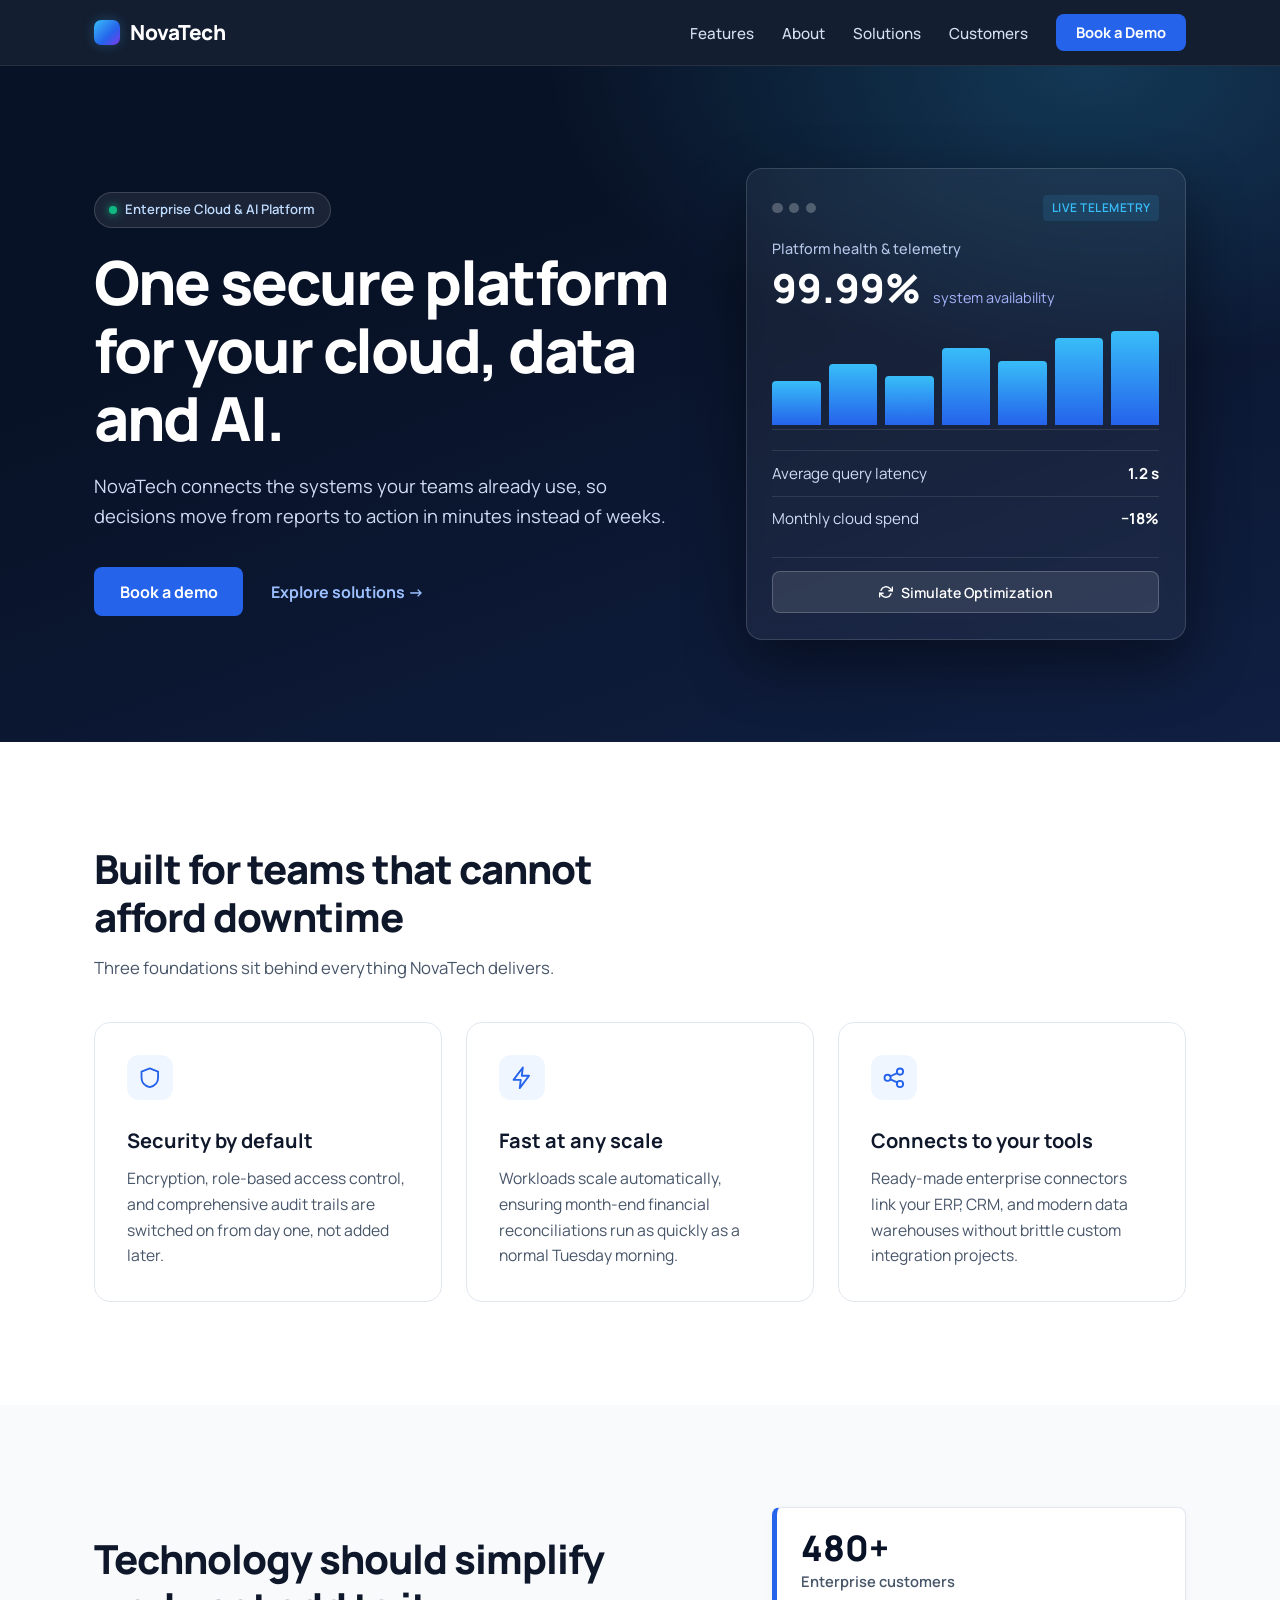
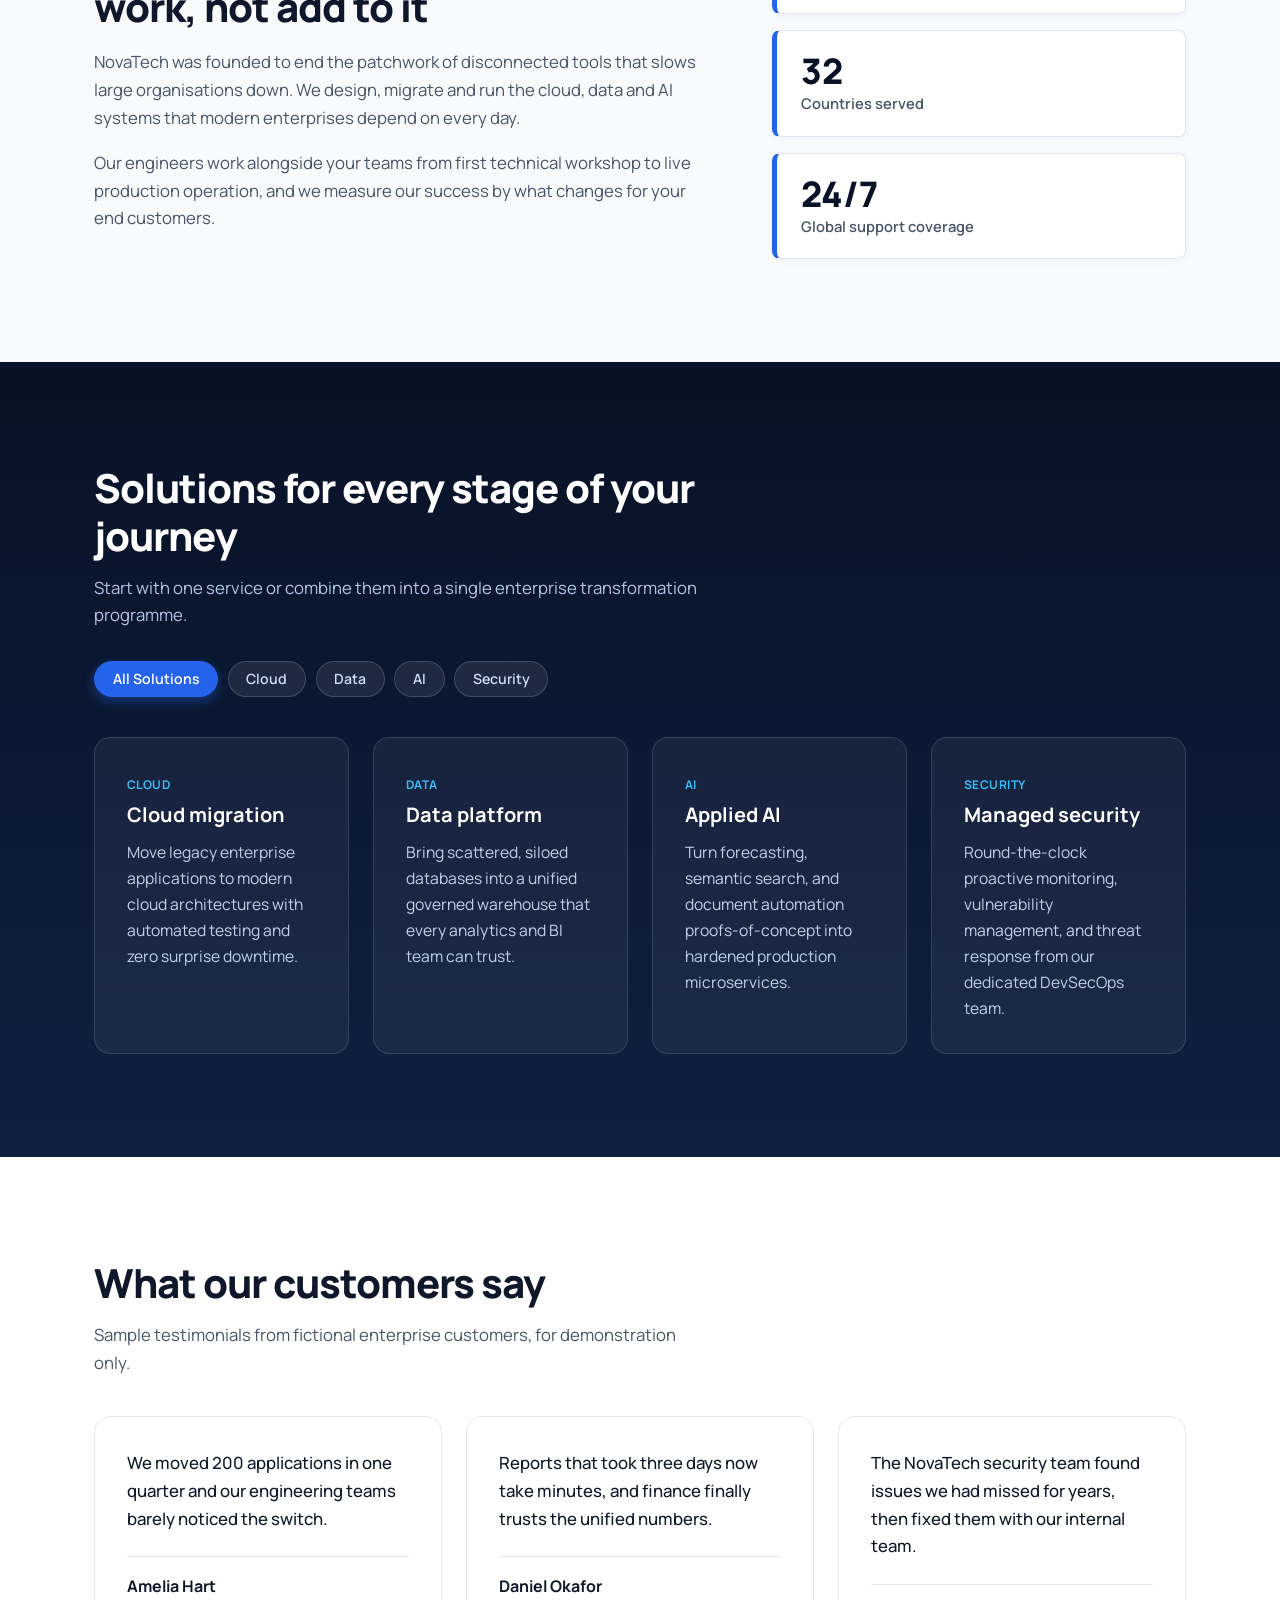
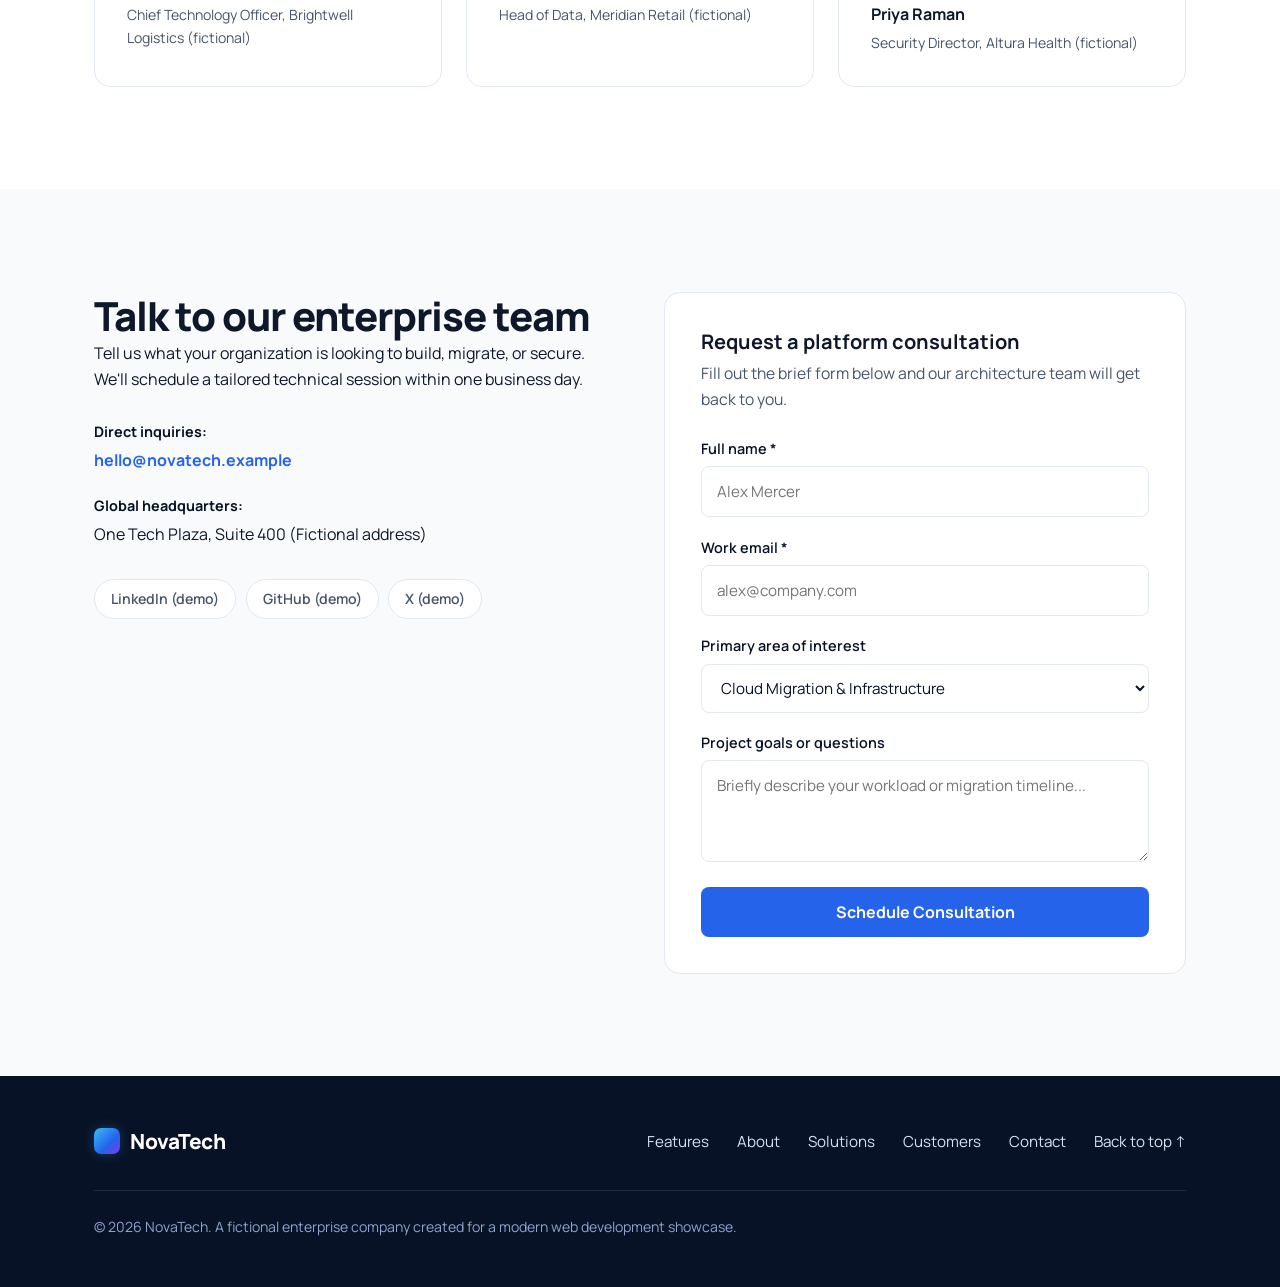
<file: WebDev-L1-LandingPage/index.html>
<!DOCTYPE html>
<html lang="en">
<head>
  <meta charset="UTF-8">
  <meta name="viewport" content="width=device-width, initial-scale=1">
  <title>NovaTech – Cloud, Data and AI for Modern Enterprises</title>
  <meta name="description" content="NovaTech helps enterprises unify cloud infrastructure, data and AI on one secure platform. NovaTech is a fictional enterprise platform.">
  <link rel="preconnect" href="https://fonts.googleapis.com">
  <link rel="preconnect" href="https://fonts.gstatic.com" crossorigin>
  <link href="https://fonts.googleapis.com/css2?family=Manrope:wght@400;500;600;700;800&display=swap" rel="stylesheet">
  <link rel="stylesheet" href="style.css">
</head>
<body>
  <a class="skip-link" href="#main">Skip to main content</a>

  <!-- Header -->
  <header class="site-header">
    <div class="container header-inner">
      <a class="brand" href="#top" aria-label="NovaTech home">
        <span class="brand-mark" aria-hidden="true"></span>
        <span>NovaTech</span>
      </a>

      <!-- Mobile Menu Toggle Button -->
      <button type="button" class="menu-toggle" id="menu-toggle" aria-expanded="false" aria-controls="primary-nav" aria-label="Toggle navigation menu">
        <span class="hamburger-bar"></span>
        <span class="hamburger-bar"></span>
        <span class="hamburger-bar"></span>
      </button>

      <nav id="primary-nav" class="nav-menu" aria-label="Main navigation">
        <ul class="nav-list">
          <li><a href="#features">Features</a></li>
          <li><a href="#about">About</a></li>
          <li><a href="#solutions">Solutions</a></li>
          <li><a href="#testimonials">Customers</a></li>
          <li><a class="btn btn-small" href="#contact">Book a Demo</a></li>
        </ul>
      </nav>
    </div>
  </header>

  <main id="main">
    <!-- Hero Section -->
    <section class="hero" id="top">
      <div class="container hero-grid">
        <div class="hero-copy">
          <div class="hero-badge">
            <span class="pulse-dot" aria-hidden="true"></span>
            Enterprise Cloud &amp; AI Platform
          </div>
          <h1>One secure platform for your cloud, data and AI.</h1>
          <p class="lead">NovaTech connects the systems your teams already use, so decisions move from reports to action in minutes instead of weeks.</p>
          <div class="hero-actions">
            <a class="btn btn-primary" href="#contact">Book a demo</a>
            <a class="text-link" href="#solutions">Explore solutions →</a>
          </div>
        </div>

        <!-- Interactive Hero Dashboard Panel -->
        <div class="hero-panel" role="region" aria-label="Interactive NovaTech platform dashboard simulation">
          <div class="panel-top">
            <div class="panel-dots" aria-hidden="true">
              <span></span><span></span><span></span>
            </div>
            <span class="panel-badge-live">Live telemetry</span>
          </div>
          <p class="panel-title">Platform health &amp; telemetry</p>
          <div class="panel-metric">
            <strong id="metric-uptime">99.99%</strong>
            <span>system availability</span>
          </div>

          <div class="bars" id="telemetry-bars" aria-label="Query throughput chart">
            <i style="height:45%" title="Node 1"></i>
            <i style="height:62%" title="Node 2"></i>
            <i style="height:50%" title="Node 3"></i>
            <i style="height:78%" title="Node 4"></i>
            <i style="height:65%" title="Node 5"></i>
            <i style="height:88%" title="Node 6"></i>
            <i style="height:95%" title="Node 7"></i>
          </div>

          <div class="panel-row">
            <span>Average query latency</span>
            <b id="metric-latency">1.2 s</b>
          </div>
          <div class="panel-row">
            <span>Monthly cloud spend</span>
            <b id="metric-spend">−18%</b>
          </div>

          <div class="panel-actions">
            <button type="button" id="btn-simulate" class="btn-simulate">
              <svg width="14" height="14" viewBox="0 0 24 24" fill="none" stroke="currentColor" stroke-width="2.5" stroke-linecap="round" stroke-linejoin="round" aria-hidden="true"><polyline points="23 4 23 10 17 10"></polyline><polyline points="1 20 1 14 7 14"></polyline><path d="M3.51 9a9 9 0 0 1 14.85-3.36L23 10M1 14l4.64 4.36A9 9 0 0 0 20.49 15"></path></svg>
              <span>Simulate Optimization</span>
            </button>
          </div>
        </div>
      </div>
    </section>

    <!-- Features Section -->
    <section class="section" id="features" aria-labelledby="features-title">
      <div class="container">
        <h2 id="features-title">Built for teams that cannot afford downtime</h2>
        <p class="section-intro">Three foundations sit behind everything NovaTech delivers.</p>
        <div class="card-grid cols-3">
          <article class="card">
            <svg class="icon" viewBox="0 0 24 24" aria-hidden="true"><path d="M12 3l8 3v6c0 5-3.5 8-8 9-4.5-1-8-4-8-9V6l8-3z"/></svg>
            <h3>Security by default</h3>
            <p>Encryption, role-based access control, and comprehensive audit trails are switched on from day one, not added later.</p>
          </article>
          <article class="card">
            <svg class="icon" viewBox="0 0 24 24" aria-hidden="true"><path d="M13 2L4 14h7l-1 8 9-12h-7l1-8z"/></svg>
            <h3>Fast at any scale</h3>
            <p>Workloads scale automatically, ensuring month-end financial reconciliations run as quickly as a normal Tuesday morning.</p>
          </article>
          <article class="card">
            <svg class="icon" viewBox="0 0 24 24" aria-hidden="true"><circle cx="6" cy="12" r="3"/><circle cx="18" cy="6" r="3"/><circle cx="18" cy="18" r="3"/><path d="M8.7 10.5l6.6-3M8.7 13.5l6.6 3"/></svg>
            <h3>Connects to your tools</h3>
            <p>Ready-made enterprise connectors link your ERP, CRM, and modern data warehouses without brittle custom integration projects.</p>
          </article>
        </div>
      </div>
    </section>

    <!-- About Section -->
    <section class="section section-tint" id="about" aria-labelledby="about-title">
      <div class="container about-grid">
        <div>
          <h2 id="about-title">Technology should simplify work, not add to it</h2>
          <p>NovaTech was founded to end the patchwork of disconnected tools that slows large organisations down. We design, migrate and run the cloud, data and AI systems that modern enterprises depend on every day.</p>
          <p>Our engineers work alongside your teams from first technical workshop to live production operation, and we measure our success by what changes for your end customers.</p>
        </div>
        <dl class="stats" aria-label="Key performance metrics">
          <div><dt>Enterprise customers</dt><dd>480+</dd></div>
          <div><dt>Countries served</dt><dd>32</dd></div>
          <div><dt>Global support coverage</dt><dd>24/7</dd></div>
        </dl>
      </div>
    </section>

    <!-- Solutions Section with Interactive Filter -->
    <section class="section section-dark" id="solutions" aria-labelledby="solutions-title">
      <div class="container">
        <h2 id="solutions-title">Solutions for every stage of your journey</h2>
        <p class="section-intro">Start with one service or combine them into a single enterprise transformation programme.</p>
        
        <!-- Category Filter Pills -->
        <div class="filter-pills" role="tablist" aria-label="Filter solutions by domain">
          <button type="button" class="filter-btn is-active" data-filter="all" role="tab" aria-selected="true">All Solutions</button>
          <button type="button" class="filter-btn" data-filter="cloud" role="tab" aria-selected="false">Cloud</button>
          <button type="button" class="filter-btn" data-filter="data" role="tab" aria-selected="false">Data</button>
          <button type="button" class="filter-btn" data-filter="ai" role="tab" aria-selected="false">AI</button>
          <button type="button" class="filter-btn" data-filter="security" role="tab" aria-selected="false">Security</button>
        </div>

        <div class="card-grid cols-4" id="solutions-grid">
          <article class="card card-dark solution-card" data-category="cloud">
            <span class="solution-tag">Cloud</span>
            <h3>Cloud migration</h3>
            <p>Move legacy enterprise applications to modern cloud architectures with automated testing and zero surprise downtime.</p>
          </article>
          <article class="card card-dark solution-card" data-category="data">
            <span class="solution-tag">Data</span>
            <h3>Data platform</h3>
            <p>Bring scattered, siloed databases into a unified governed warehouse that every analytics and BI team can trust.</p>
          </article>
          <article class="card card-dark solution-card" data-category="ai">
            <span class="solution-tag">AI</span>
            <h3>Applied AI</h3>
            <p>Turn forecasting, semantic search, and document automation proofs-of-concept into hardened production microservices.</p>
          </article>
          <article class="card card-dark solution-card" data-category="security">
            <span class="solution-tag">Security</span>
            <h3>Managed security</h3>
            <p>Round-the-clock proactive monitoring, vulnerability management, and threat response from our dedicated DevSecOps team.</p>
          </article>
        </div>
      </div>
    </section>

    <!-- Testimonials Section -->
    <section class="section" id="testimonials" aria-labelledby="testimonials-title">
      <div class="container">
        <h2 id="testimonials-title">What our customers say</h2>
        <p class="section-intro">Sample testimonials from fictional enterprise customers, for demonstration only.</p>
        <div class="card-grid cols-3">
          <figure class="card quote">
            <blockquote><p>We moved 200 applications in one quarter and our engineering teams barely noticed the switch.</p></blockquote>
            <figcaption><b>Amelia Hart</b>Chief Technology Officer, Brightwell Logistics (fictional)</figcaption>
          </figure>
          <figure class="card quote">
            <blockquote><p>Reports that took three days now take minutes, and finance finally trusts the unified numbers.</p></blockquote>
            <figcaption><b>Daniel Okafor</b>Head of Data, Meridian Retail (fictional)</figcaption>
          </figure>
          <figure class="card quote">
            <blockquote><p>The NovaTech security team found issues we had missed for years, then fixed them with our internal team.</p></blockquote>
            <figcaption><b>Priya Raman</b>Security Director, Altura Health (fictional)</figcaption>
          </figure>
        </div>
      </div>
    </section>

    <!-- Contact Section with Functional Demo Request Form -->
    <section class="section section-tint" id="contact" aria-labelledby="contact-title">
      <div class="container contact-box">
        <div class="contact-info">
          <h2 id="contact-title">Talk to our enterprise team</h2>
          <p>Tell us what your organization is looking to build, migrate, or secure. We'll schedule a tailored technical session within one business day.</p>
          
          <ul class="contact-channels">
            <li>
              <strong>Direct inquiries:</strong>
              <a class="text-link" href="mailto:hello@novatech.example">hello@novatech.example</a>
            </li>
            <li>
              <strong>Global headquarters:</strong>
              <span>One Tech Plaza, Suite 400 (Fictional address)</span>
            </li>
          </ul>

          <div class="social-links-row">
            <a class="social-pill" href="https://www.linkedin.com/" target="_blank" rel="noopener noreferrer">LinkedIn (demo)</a>
            <a class="social-pill" href="https://github.com/" target="_blank" rel="noopener noreferrer">GitHub (demo)</a>
            <a class="social-pill" href="https://x.com/" target="_blank" rel="noopener noreferrer">X (demo)</a>
          </div>
        </div>

        <!-- Interactive Demo Request Form -->
        <div class="card contact-form-card">
          <h3>Request a platform consultation</h3>
          <p class="form-subtext">Fill out the brief form below and our architecture team will get back to you.</p>

          <form id="demo-form" novalidate>
            <div class="form-group">
              <label for="demo-name">Full name <span aria-hidden="true">*</span></label>
              <input type="text" id="demo-name" name="name" required placeholder="Alex Mercer" autocomplete="name">
            </div>

            <div class="form-group">
              <label for="demo-email">Work email <span aria-hidden="true">*</span></label>
              <input type="email" id="demo-email" name="email" required placeholder="alex@company.com" autocomplete="email">
            </div>

            <div class="form-group">
              <label for="demo-solution">Primary area of interest</label>
              <select id="demo-solution" name="solution">
                <option value="cloud">Cloud Migration &amp; Infrastructure</option>
                <option value="data">Unified Data Platform</option>
                <option value="ai">Applied Enterprise AI</option>
                <option value="security">Managed Security &amp; Compliance</option>
              </select>
            </div>

            <div class="form-group">
              <label for="demo-message">Project goals or questions</label>
              <textarea id="demo-message" name="message" rows="3" placeholder="Briefly describe your workload or migration timeline..."></textarea>
            </div>

            <button type="submit" id="demo-submit-btn" class="btn btn-primary btn-block">Schedule Consultation</button>

            <div id="demo-feedback" class="form-feedback" role="alert" aria-live="polite" hidden></div>
          </form>
        </div>
      </div>
    </section>
  </main>

  <!-- Footer -->
  <footer class="site-footer">
    <div class="container footer-inner">
      <div class="footer-top">
        <a class="brand" href="#top" aria-label="Back to top">
          <span class="brand-mark" aria-hidden="true"></span>
          <span>NovaTech</span>
        </a>
        <nav aria-label="Footer navigation">
          <ul class="footer-links">
            <li><a href="#features">Features</a></li>
            <li><a href="#about">About</a></li>
            <li><a href="#solutions">Solutions</a></li>
            <li><a href="#testimonials">Customers</a></li>
            <li><a href="#contact">Contact</a></li>
            <li><a href="#top">Back to top ↑</a></li>
          </ul>
        </nav>
      </div>
      <p class="copyright">&copy; 2026 NovaTech. A fictional enterprise company created for a modern web development showcase.</p>
    </div>
  </footer>

  <!-- Floating Back to Top Button -->
  <button type="button" id="back-to-top" class="back-to-top" aria-label="Back to top of page" title="Back to top">↑</button>

  <script src="script.js" defer></script>
</body>
</html>
</file>
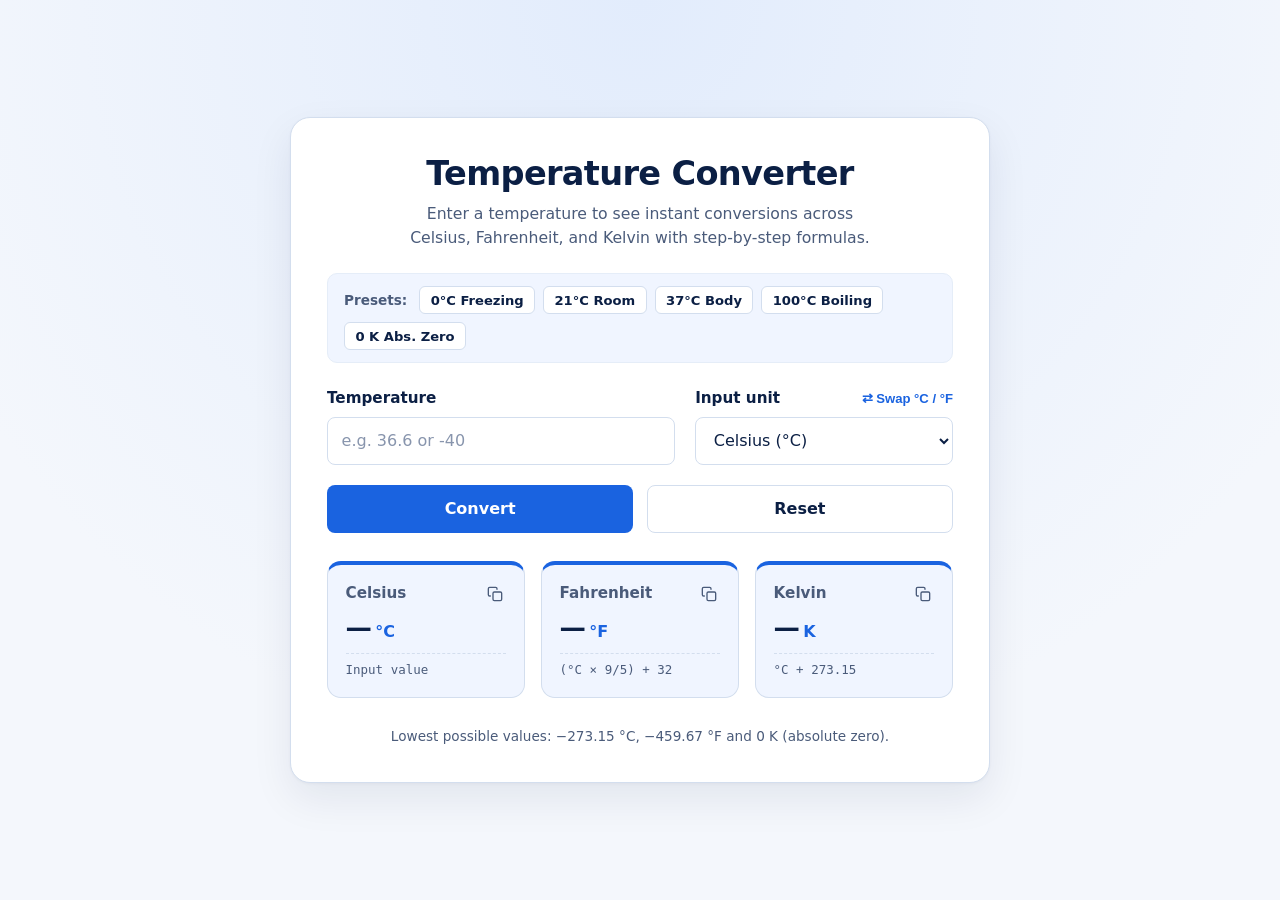
<file: WebDev-L1-TemperatureConverter/index.html>
<!DOCTYPE html>
<html lang="en">
<head>
  <meta charset="UTF-8">
  <meta name="viewport" content="width=device-width, initial-scale=1">
  <meta name="description" content="Convert temperatures between Celsius, Fahrenheit and Kelvin with instant live preview, formula steps, and presets.">
  <title>Smart Temperature Converter</title>
  <link rel="stylesheet" href="style.css">
</head>
<body>
  <main class="page">
    <section class="panel" aria-labelledby="page-title">
      <header class="panel-header">
        <h1 id="page-title">Temperature Converter</h1>
        <p class="intro">
          Enter a temperature to see instant conversions across Celsius, Fahrenheit, and Kelvin with step-by-step formulas.
        </p>
      </header>

      <!-- Quick Preset Buttons -->
      <div class="presets" aria-label="Common temperature presets">
        <span class="presets-label">Presets:</span>
        <button type="button" class="preset-btn" data-val="0" data-unit="celsius">0°C Freezing</button>
        <button type="button" class="preset-btn" data-val="21" data-unit="celsius">21°C Room</button>
        <button type="button" class="preset-btn" data-val="37" data-unit="celsius">37°C Body</button>
        <button type="button" class="preset-btn" data-val="100" data-unit="celsius">100°C Boiling</button>
        <button type="button" class="preset-btn" data-val="0" data-unit="kelvin">0 K Abs. Zero</button>
      </div>

      <form id="converter-form" novalidate>
        <div class="form-row">
          <div class="field field-value">
            <label for="temperature">Temperature</label>
            <input
              id="temperature"
              name="temperature"
              type="text"
              inputmode="decimal"
              autocomplete="off"
              placeholder="e.g. 36.6 or -40"
              aria-describedby="error-message"
              aria-invalid="false">
          </div>

          <div class="field field-unit">
            <div class="unit-label-row">
              <label for="unit">Input unit</label>
              <button type="button" id="swap-unit-btn" class="swap-unit-btn" title="Swap between Celsius and Fahrenheit" aria-label="Swap units">
                ⇄ Swap °C / °F
              </button>
            </div>
            <select id="unit" name="unit">
              <option value="celsius">Celsius (°C)</option>
              <option value="fahrenheit">Fahrenheit (°F)</option>
              <option value="kelvin">Kelvin (K)</option>
            </select>
          </div>
        </div>

        <div id="error-message" class="error" role="alert" aria-live="assertive" hidden></div>

        <div class="actions">
          <button type="submit" class="btn btn-primary" id="convert-btn">Convert</button>
          <button type="button" class="btn btn-secondary" id="reset-btn">Reset</button>
        </div>
      </form>

      <!-- Visual Temperature Status Meter -->
      <div id="temp-indicator" class="temp-indicator" hidden aria-live="polite">
        <div class="temp-indicator-track">
          <div id="temp-indicator-fill" class="temp-indicator-fill"></div>
        </div>
        <div class="temp-indicator-meta">
          <span id="temp-indicator-label" class="temp-indicator-label">Comfortable temperature</span>
        </div>
      </div>

      <!-- Results Grid -->
      <section class="results" aria-label="Conversion results" aria-live="polite">
        <article class="card" id="card-celsius">
          <div class="card-top">
            <h2 class="card-label">Celsius</h2>
            <button type="button" class="btn-copy-card" data-target="result-celsius" aria-label="Copy Celsius value" title="Copy value">
              <svg viewBox="0 0 24 24" fill="none" stroke="currentColor" stroke-width="2" stroke-linecap="round" stroke-linejoin="round" aria-hidden="true"><rect x="9" y="9" width="13" height="13" rx="2" ry="2"></rect><path d="M5 15H4a2 2 0 0 1-2-2V4a2 2 0 0 1 2-2h9a2 2 0 0 1 2 2v1"></path></svg>
            </button>
          </div>
          <p class="card-value"><output id="result-celsius" for="temperature unit">—</output><span class="card-unit">°C</span></p>
          <p class="card-formula" id="formula-celsius">Direct input</p>
        </article>

        <article class="card" id="card-fahrenheit">
          <div class="card-top">
            <h2 class="card-label">Fahrenheit</h2>
            <button type="button" class="btn-copy-card" data-target="result-fahrenheit" aria-label="Copy Fahrenheit value" title="Copy value">
              <svg viewBox="0 0 24 24" fill="none" stroke="currentColor" stroke-width="2" stroke-linecap="round" stroke-linejoin="round" aria-hidden="true"><rect x="9" y="9" width="13" height="13" rx="2" ry="2"></rect><path d="M5 15H4a2 2 0 0 1-2-2V4a2 2 0 0 1 2-2h9a2 2 0 0 1 2 2v1"></path></svg>
            </button>
          </div>
          <p class="card-value"><output id="result-fahrenheit" for="temperature unit">—</output><span class="card-unit">°F</span></p>
          <p class="card-formula" id="formula-fahrenheit">(°C × 9/5) + 32</p>
        </article>

        <article class="card" id="card-kelvin">
          <div class="card-top">
            <h2 class="card-label">Kelvin</h2>
            <button type="button" class="btn-copy-card" data-target="result-kelvin" aria-label="Copy Kelvin value" title="Copy value">
              <svg viewBox="0 0 24 24" fill="none" stroke="currentColor" stroke-width="2" stroke-linecap="round" stroke-linejoin="round" aria-hidden="true"><rect x="9" y="9" width="13" height="13" rx="2" ry="2"></rect><path d="M5 15H4a2 2 0 0 1-2-2V4a2 2 0 0 1 2-2h9a2 2 0 0 1 2 2v1"></path></svg>
            </button>
          </div>
          <p class="card-value"><output id="result-kelvin" for="temperature unit">—</output><span class="card-unit">K</span></p>
          <p class="card-formula" id="formula-kelvin">°C + 273.15</p>
        </article>
      </section>

      <p class="note">Lowest possible values: −273.15 °C, −459.67 °F and 0 K (absolute zero).</p>
    </section>
  </main>

  <script src="script.js"></script>
</body>
</html>
</file>
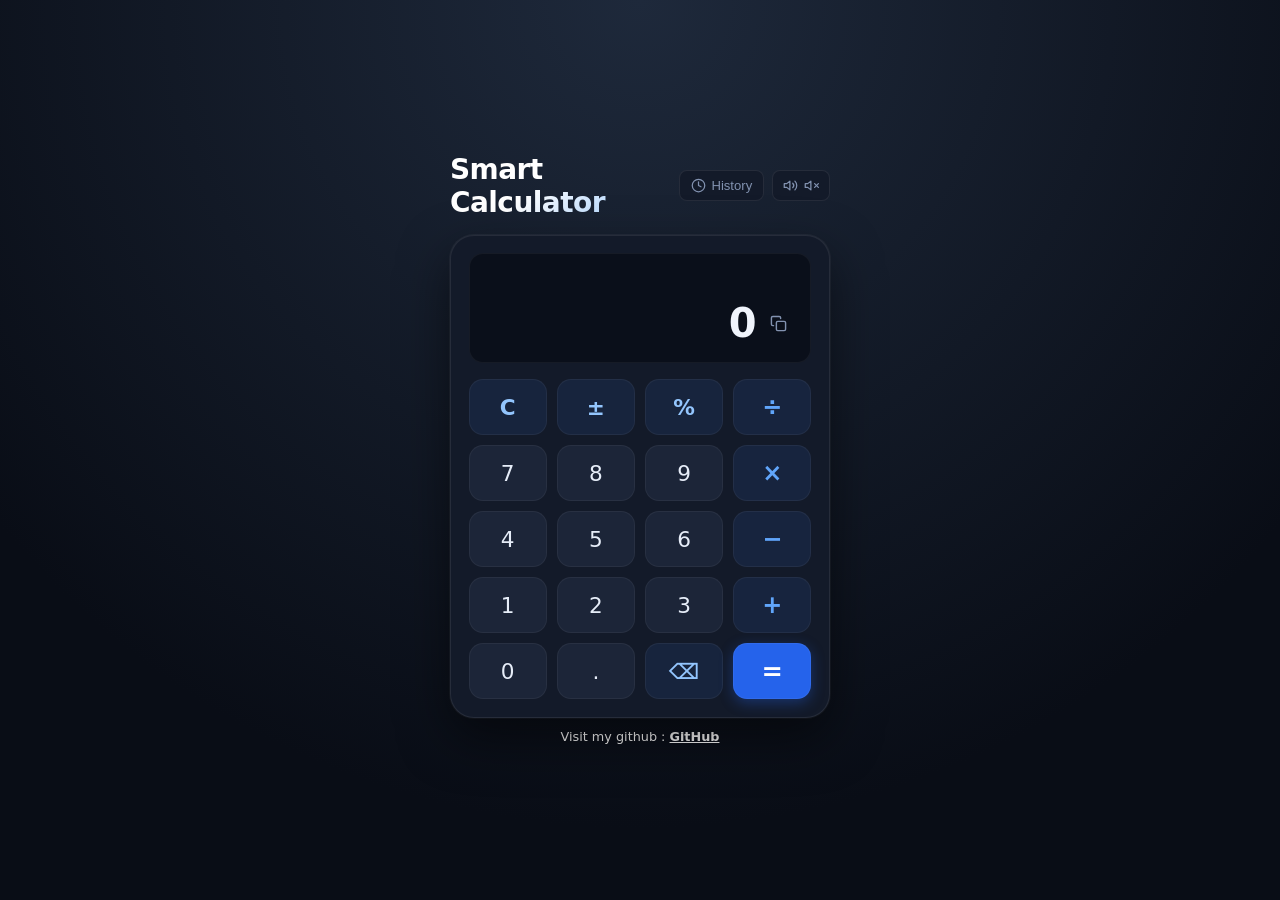
<file: WebDev-L2-Calculator/index.html>
<!DOCTYPE html>
<html lang="en">

<head>
  <meta charset="UTF-8">
  <meta name="viewport" content="width=device-width, initial-scale=1">
  <title>Smart Calculator</title>
  <meta name="description"
    content="A responsive, modern calculator with correct operator precedence, calculation history, copy support, and full keyboard navigation.">
  <link rel="stylesheet" href="style.css">
</head>

<body>
  <main class="app">
    <header class="intro">
      <div class="intro-bar">
        <h1 class="app-title">Smart Calculator</h1>
        <div class="tool-actions">
          <button type="button" id="history-toggle-btn" class="header-tool-btn" aria-label="View calculation history"
            title="Calculation history">
            <svg viewBox="0 0 24 24" fill="none" stroke="currentColor" stroke-width="2" stroke-linecap="round"
              stroke-linejoin="round" aria-hidden="true">
              <circle cx="12" cy="12" r="10"></circle>
              <polyline points="12 6 12 12 16 14"></polyline>
            </svg>
            <span>History</span>
          </button>
          <button type="button" id="sound-toggle-btn" class="header-tool-btn" aria-label="Toggle sound feedback"
            title="Toggle audio click">
            <svg id="sound-icon-on" viewBox="0 0 24 24" fill="none" stroke="currentColor" stroke-width="2"
              stroke-linecap="round" stroke-linejoin="round" aria-hidden="true" hidden>
              <polygon points="11 5 6 9 2 9 2 15 6 15 11 19 11 5"></polygon>
              <path d="M19.07 4.93a10 10 0 0 1 0 14.14M15.54 8.46a5 5 0 0 1 0 7.07"></path>
            </svg>
            <svg id="sound-icon-off" viewBox="0 0 24 24" fill="none" stroke="currentColor" stroke-width="2"
              stroke-linecap="round" stroke-linejoin="round" aria-hidden="true">
              <polygon points="11 5 6 9 2 9 2 15 6 15 11 19 11 5"></polygon>
              <line x1="23" y1="9" x2="17" y2="15"></line>
              <line x1="17" y1="9" x2="23" y2="15"></line>
            </svg>
          </button>
        </div>
      </div>
    </header>

    <section class="calculator" aria-label="Calculator">
      <!-- Display Screen -->
      <div class="display">
        <!-- History Overlay Panel -->
        <div id="history-panel" class="history-panel" hidden aria-label="Calculation history panel">
          <div class="history-top">
            <span class="history-title">Recent History</span>
            <button type="button" id="clear-history-btn" class="history-clear-btn"
              aria-label="Clear all history">Clear</button>
          </div>
          <ul id="history-list" class="history-list" aria-live="polite">
            <li class="history-empty">No calculations yet</li>
          </ul>
        </div>

        <div id="expression" class="display__expression" aria-label="Current expression">&nbsp;</div>
        <div class="display__result-row">
          <output id="result" class="display__result" aria-live="polite" aria-atomic="true">0</output>
          <button type="button" id="copy-result-btn" class="btn-copy-result" aria-label="Copy result to clipboard"
            title="Copy result">
            <svg viewBox="0 0 24 24" fill="none" stroke="currentColor" stroke-width="2" stroke-linecap="round"
              stroke-linejoin="round" aria-hidden="true">
              <rect x="9" y="9" width="13" height="13" rx="2" ry="2"></rect>
              <path d="M5 15H4a2 2 0 0 1-2-2V4a2 2 0 0 1 2-2h9a2 2 0 0 1 2 2v1"></path>
            </svg>
          </button>
        </div>
      </div>

      <!-- Keypad -->
      <div class="keypad" role="group" aria-label="Calculator keys">
        <button type="button" class="key key--fn" data-action="clear" aria-label="Clear all">C</button>
        <button type="button" class="key key--fn" data-action="negate" aria-label="Positive or negative sign">±</button>
        <button type="button" class="key key--fn" data-action="percent" aria-label="Percent">%</button>
        <button type="button" class="key key--op" data-operator="/" aria-label="Divide">÷</button>

        <button type="button" class="key" data-digit="7">7</button>
        <button type="button" class="key" data-digit="8">8</button>
        <button type="button" class="key" data-digit="9">9</button>
        <button type="button" class="key key--op" data-operator="*" aria-label="Multiply">×</button>

        <button type="button" class="key" data-digit="4">4</button>
        <button type="button" class="key" data-digit="5">5</button>
        <button type="button" class="key" data-digit="6">6</button>
        <button type="button" class="key key--op" data-operator="-" aria-label="Subtract">−</button>

        <button type="button" class="key" data-digit="1">1</button>
        <button type="button" class="key" data-digit="2">2</button>
        <button type="button" class="key" data-digit="3">3</button>
        <button type="button" class="key key--op" data-operator="+" aria-label="Add">+</button>

        <button type="button" class="key" data-digit="0">0</button>
        <button type="button" class="key" data-action="decimal" aria-label="Decimal point">.</button>
        <button type="button" class="key key--fn" data-action="backspace" aria-label="Backspace">⌫</button>
        <button type="button" class="key key--equals" data-action="equals" aria-label="Equals">=</button>
      </div>
    </section>
  </main>

  <footer class="footer">
    <p>Visit my github : <a href="https://github.com/ShoaibNazz">GitHub</a>
    </p>
  </footer>

  <script src="script.js" defer></script>
</body>

</html>
</file>
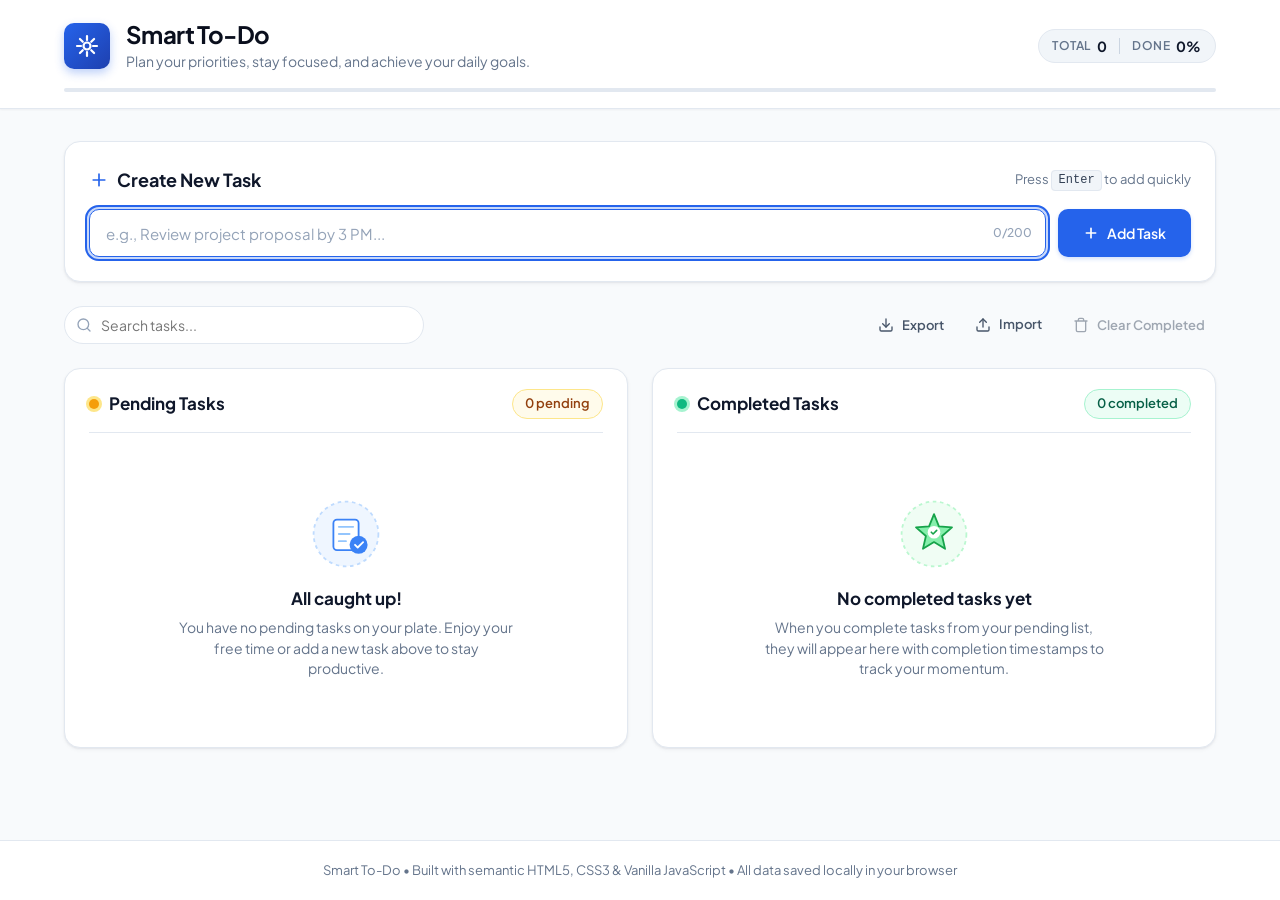
<file: WebDev-L2-smart_todo_app/index.html>
<!DOCTYPE html>
<html lang="en">
<head>
  <meta charset="UTF-8">
  <meta name="viewport" content="width=device-width, initial-scale=1.0">
  <meta name="description" content="Smart To-Do Web App - Modern, accessible, responsive productivity dashboard with instant persistence.">
  <title>Smart To-Do | Productivity Dashboard</title>
  <link rel="stylesheet" href="style.css">
  <link rel="preconnect" href="https://fonts.googleapis.com">
  <link rel="preconnect" href="https://fonts.gstatic.com" crossorigin>
  <link href="https://fonts.googleapis.com/css2?family=Plus+Jakarta+Sans:wght@400;500;600;700&display=swap" rel="stylesheet">
</head>
<body>
  <!-- App Container -->
  <div class="app-layout">
    
    <!-- Top Header -->
    <header class="dashboard-header" role="banner">
      <div class="header-container">
        <div class="brand-row">
          <div class="brand-identity">
            <div class="brand-icon-wrapper" aria-hidden="true">
              <svg class="brand-icon" viewBox="0 0 24 24" fill="none" stroke="currentColor" stroke-width="2.2" stroke-linecap="round" stroke-linejoin="round">
                <path d="M12 2v4M12 18v4M4.93 4.93l2.83 2.83M16.24 16.24l2.83 2.83M2 12h4M18 12h4M4.93 19.07l2.83-2.83M16.24 7.76l2.83-2.83"/>
                <circle cx="12" cy="12" r="3.5"/>
              </svg>
            </div>
            <div>
              <h1 class="brand-title">Smart To-Do</h1>
              <p class="brand-subtitle">Plan your priorities, stay focused, and achieve your daily goals.</p>
            </div>
          </div>

          <!-- Overall Progress Overview Pill -->
          <div class="header-stats" aria-label="Productivity summary" role="region">
            <div class="stat-pill">
              <span class="stat-label">Total</span>
              <span id="total-stat" class="stat-value">0</span>
            </div>
            <div class="stat-divider" aria-hidden="true"></div>
            <div class="stat-pill">
              <span class="stat-label">Done</span>
              <span id="rate-stat" class="stat-value">0%</span>
            </div>
          </div>
        </div>

        <!-- Overall Progress Bar -->
        <div class="progress-track" role="progressbar" aria-label="Task completion progress" aria-valuenow="0" aria-valuemin="0" aria-valuemax="100">
          <div id="progress-bar-fill" class="progress-fill" style="width: 0%;"></div>
        </div>
      </div>
    </header>

    <!-- Main Content Area -->
    <main class="dashboard-main" role="main">
      <div class="main-container">

        <!-- Task Input Creation Card -->
        <section class="card entry-card" aria-labelledby="new-task-heading">
          <div class="card-header">
            <h2 id="new-task-heading" class="section-title">
              <svg class="heading-icon" viewBox="0 0 24 24" fill="none" stroke="currentColor" stroke-width="2" stroke-linecap="round" stroke-linejoin="round" aria-hidden="true">
                <path d="M12 5v14M5 12h14"/>
              </svg>
              Create New Task
            </h2>
            <span class="card-hint">Press <kbd>Enter</kbd> to add quickly</span>
          </div>

          <form id="task-form" class="task-form" novalidate>
            <div class="input-row">
              <div class="input-wrapper">
                <label for="task-input" class="visually-hidden">Task description</label>
                <input 
                  type="text" 
                  id="task-input" 
                  name="taskDescription"
                  class="task-text-input" 
                  placeholder="e.g., Review project proposal by 3 PM..." 
                  maxlength="200"
                  autocomplete="off"
                  aria-describedby="form-feedback input-char-counter"
                  required
                >
                <span id="input-char-counter" class="char-counter" aria-hidden="true">0/200</span>
              </div>
              <button type="submit" id="add-task-btn" class="btn btn-primary btn-add">
                <svg class="btn-icon" viewBox="0 0 24 24" fill="none" stroke="currentColor" stroke-width="2.5" stroke-linecap="round" stroke-linejoin="round" aria-hidden="true">
                  <path d="M12 5v14M5 12h14"/>
                </svg>
                <span>Add Task</span>
              </button>
            </div>

            <!-- Feedback / Validation Message Banner -->
            <div id="form-feedback" class="feedback-banner" role="alert" aria-live="polite" hidden></div>
          </form>
        </section>

        <!-- Utility Toolbar: Search & Filter -->
        <section class="toolbar-section" aria-label="Search and filter tasks">
          <div class="search-box">
            <svg class="search-icon" viewBox="0 0 24 24" fill="none" stroke="currentColor" stroke-width="2" stroke-linecap="round" stroke-linejoin="round" aria-hidden="true">
              <circle cx="11" cy="11" r="8"/>
              <line x1="21" y1="21" x2="16.65" y2="16.65"/>
            </svg>
            <label for="search-input" class="visually-hidden">Search tasks</label>
            <input 
              type="search" 
              id="search-input" 
              class="search-input" 
              placeholder="Search tasks..." 
              autocomplete="off"
            >
            <button type="button" id="clear-search-btn" class="clear-search-btn" aria-label="Clear search query" hidden>
              &times;
            </button>
          </div>

          <div class="toolbar-actions">
            <button type="button" id="export-tasks-btn" class="btn btn-ghost btn-sm" title="Export tasks to JSON backup file">
              <svg class="btn-icon" viewBox="0 0 24 24" fill="none" stroke="currentColor" stroke-width="2" stroke-linecap="round" stroke-linejoin="round" aria-hidden="true">
                <path d="M21 15v4a2 2 0 0 1-2 2H5a2 2 0 0 1-2-2v-4"/>
                <polyline points="7 10 12 15 17 10"/>
                <line x1="12" y1="15" x2="12" y2="3"/>
              </svg>
              <span>Export</span>
            </button>
            <label for="import-tasks-file" class="btn btn-ghost btn-sm" title="Import tasks from JSON file" tabindex="0">
              <svg class="btn-icon" viewBox="0 0 24 24" fill="none" stroke="currentColor" stroke-width="2" stroke-linecap="round" stroke-linejoin="round" aria-hidden="true">
                <path d="M21 15v4a2 2 0 0 1-2 2H5a2 2 0 0 1-2-2v-4"/>
                <polyline points="17 8 12 3 7 8"/>
                <line x1="12" y1="3" x2="12" y2="15"/>
              </svg>
              <span>Import</span>
              <input type="file" id="import-tasks-file" accept=".json" class="visually-hidden">
            </label>
            <button type="button" id="clear-completed-btn" class="btn btn-ghost btn-sm" title="Remove all completed tasks">
              <svg class="btn-icon" viewBox="0 0 24 24" fill="none" stroke="currentColor" stroke-width="2" stroke-linecap="round" stroke-linejoin="round" aria-hidden="true">
                <path d="M3 6h18M19 6v14a2 2 0 0 1-2 2H7a2 2 0 0 1-2-2V6m3 0V4a2 2 0 0 1 2-2h4a2 2 0 0 1 2 2v2"/>
              </svg>
              <span>Clear Completed</span>
            </button>
          </div>
        </section>

        <!-- Two Column Dashboard Grid for Pending & Completed Tasks -->
        <div class="dashboard-grid">
          
          <!-- Column 1: Pending Tasks -->
          <section class="card list-card pending-card" aria-labelledby="pending-heading">
            <div class="list-card-header">
              <div class="list-title-group">
                <span class="status-indicator status-indicator-pending" aria-hidden="true"></span>
                <h2 id="pending-heading" class="list-heading">Pending Tasks</h2>
              </div>
              <div class="counter-badge counter-badge-pending" aria-label="Pending task count">
                <span id="pending-counter" aria-live="polite">0 pending</span>
              </div>
            </div>

            <!-- Task List -->
            <ul id="pending-list" class="task-items-list" aria-label="Pending tasks list">
              <!-- Rendered dynamically by script.js -->
            </ul>

            <!-- Friendly Empty State for Pending Tasks -->
            <div id="pending-empty" class="empty-state" aria-live="polite">
              <div class="empty-state-graphic" aria-hidden="true">
                <svg viewBox="0 0 80 80" fill="none" class="empty-illustration">
                  <circle cx="40" cy="40" r="36" fill="#eff6ff" stroke="#bfdbfe" stroke-width="2" stroke-dasharray="4 4"/>
                  <rect x="26" y="24" width="28" height="34" rx="4" fill="#ffffff" stroke="#3b82f6" stroke-width="2"/>
                  <line x1="32" y1="32" x2="48" y2="32" stroke="#93c5fd" stroke-width="2" stroke-linecap="round"/>
                  <line x1="32" y1="40" x2="44" y2="40" stroke="#93c5fd" stroke-width="2" stroke-linecap="round"/>
                  <line x1="32" y1="48" x2="40" y2="48" stroke="#93c5fd" stroke-width="2" stroke-linecap="round"/>
                  <circle cx="54" cy="52" r="10" fill="#3b82f6"/>
                  <path d="M50 52l3 3 6-6" stroke="#ffffff" stroke-width="2" stroke-linecap="round" stroke-linejoin="round"/>
                </svg>
              </div>
              <h3 class="empty-title">All caught up!</h3>
              <p class="empty-description">You have no pending tasks on your plate. Enjoy your free time or add a new task above to stay productive.</p>
            </div>
          </section>

          <!-- Column 2: Completed Tasks -->
          <section class="card list-card completed-card" aria-labelledby="completed-heading">
            <div class="list-card-header">
              <div class="list-title-group">
                <span class="status-indicator status-indicator-completed" aria-hidden="true"></span>
                <h2 id="completed-heading" class="list-heading">Completed Tasks</h2>
              </div>
              <div class="counter-badge counter-badge-completed" aria-label="Completed task count">
                <span id="completed-counter" aria-live="polite">0 completed</span>
              </div>
            </div>

            <!-- Completed Task List -->
            <ul id="completed-list" class="task-items-list" aria-label="Completed tasks list">
              <!-- Rendered dynamically by script.js -->
            </ul>

            <!-- Friendly Empty State for Completed Tasks -->
            <div id="completed-empty" class="empty-state" aria-live="polite">
              <div class="empty-state-graphic" aria-hidden="true">
                <svg viewBox="0 0 80 80" fill="none" class="empty-illustration">
                  <circle cx="40" cy="40" r="36" fill="#f0fdf4" stroke="#bbf7d0" stroke-width="2" stroke-dasharray="4 4"/>
                  <path d="M40 18l5.5 13.5 14.5 1.2-11 9.5 3.3 14.3L40 49l-12.3 7.5 3.3-14.3-11-9.5 14.5-1.2L40 18z" fill="#86efac" stroke="#16a34a" stroke-width="2" stroke-linejoin="round"/>
                  <circle cx="40" cy="38" r="7" fill="#ffffff"/>
                  <path d="M37 38l2 2 4-4" stroke="#16a34a" stroke-width="1.8" stroke-linecap="round" stroke-linejoin="round"/>
                </svg>
              </div>
              <h3 class="empty-title">No completed tasks yet</h3>
              <p class="empty-description">When you complete tasks from your pending list, they will appear here with completion timestamps to track your momentum.</p>
            </div>
          </section>

        </div>
      </div>
    </main>

    <!-- Footer -->
    <footer class="dashboard-footer" role="contentinfo">
      <div class="footer-container">
        <p>Smart To-Do &bull; Built with semantic HTML5, CSS3 &amp; Vanilla JavaScript &bull; All data saved locally in your browser</p>
      </div>
    </footer>
  </div>

  <!-- Accessible Delete Confirmation Modal -->
  <div id="delete-modal" class="modal-backdrop" role="dialog" aria-modal="true" aria-labelledby="modal-title" aria-describedby="modal-desc" hidden>
    <div class="modal-dialog">
      <div class="modal-header">
        <div class="modal-icon-badge" aria-hidden="true">
          <svg viewBox="0 0 24 24" fill="none" stroke="currentColor" stroke-width="2" stroke-linecap="round" stroke-linejoin="round">
            <path d="M3 6h18M19 6v14a2 2 0 0 1-2 2H7a2 2 0 0 1-2-2V6m3 0V4a2 2 0 0 1 2-2h4a2 2 0 0 1 2 2v2"/>
            <line x1="10" y1="11" x2="10" y2="17"/>
            <line x1="14" y1="11" x2="14" y2="17"/>
          </svg>
        </div>
        <div>
          <h2 id="modal-title" class="modal-title">Delete Task</h2>
          <p id="modal-desc" class="modal-desc">Are you sure you want to delete this task? This action cannot be undone.</p>
        </div>
      </div>

      <div class="modal-task-preview">
        <span class="preview-label">Target task:</span>
        <blockquote id="modal-task-name" class="preview-text">Task title preview</blockquote>
      </div>

      <div class="modal-actions">
        <button type="button" id="modal-cancel-btn" class="btn btn-secondary">Cancel</button>
        <button type="button" id="modal-confirm-btn" class="btn btn-danger">
          <svg class="btn-icon" viewBox="0 0 24 24" fill="none" stroke="currentColor" stroke-width="2" stroke-linecap="round" stroke-linejoin="round" aria-hidden="true">
            <path d="M19 7l-.867 12.142A2 2 0 0116.138 21H7.862a2 2 0 01-1.995-1.858L5 7m5 4v6m4-6v6m1-10V4a1 1 0 00-1-1h-4a1 1 0 00-1 1v3M4 7h16" />
          </svg>
          <span>Delete Permanently</span>
        </button>
      </div>
    </div>
  </div>

  <!-- Accessible Toast Notification Container -->
  <div id="toast-region" class="toast-region" aria-live="polite" aria-atomic="true"></div>

  <!-- JavaScript File -->
  <script src="script.js"></script>
</body>
</html>
</file>
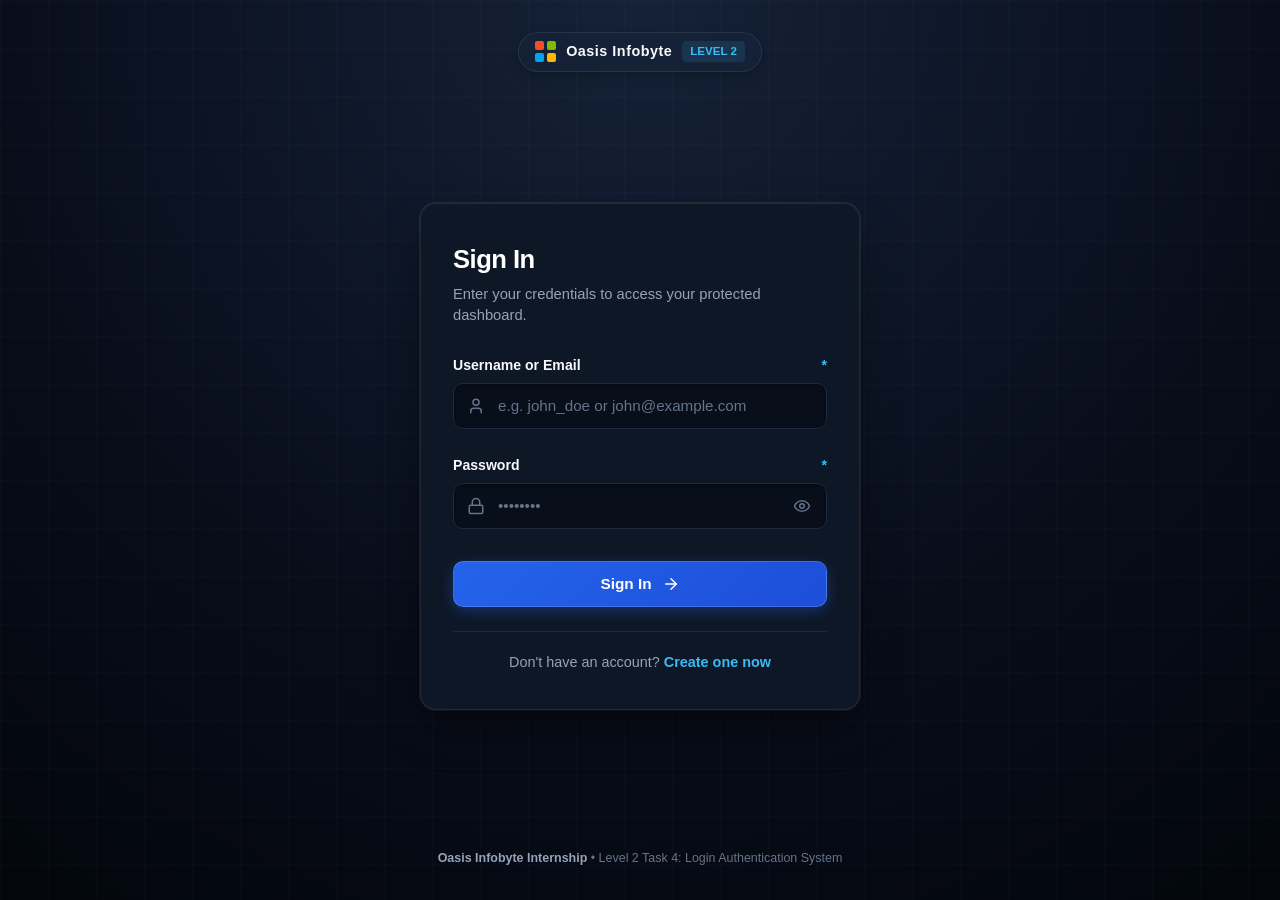
<file: WevDev-L2-Login-Authentication-System/index.html>
<!DOCTYPE html>
<html lang="en">
<head>
  <meta charset="UTF-8">
  <meta name="viewport" content="width=device-width, initial-scale=1.0">
  <meta name="description" content="Professional Login Authentication System - Oasis Infobyte Web Development Internship Task 4">
  <title>Sign In - Oasis Infobyte Authentication System</title>
  
  <!-- CSS Stylesheet -->
  <link rel="stylesheet" href="css/style.css">
  <link rel="icon" href="data:image/svg+xml,<svg xmlns='http://www.w3.org/2000/svg' viewBox='0 0 24 24' fill='%2338bdf8'><path d='M12 2L3 7v6c0 5.55 3.84 10.74 9 12 5.16-1.26 9-6.45 9-12V7l-9-5z'/></svg>">
</head>
<body>

  <div class="auth-wrapper">
    <!-- Brand Header -->
    <header class="auth-header">
      <div class="brand-badge">
        <div class="brand-logo-grid" aria-hidden="true">
          <div class="logo-tile tile-orange"></div>
          <div class="logo-tile tile-green"></div>
          <div class="logo-tile tile-blue"></div>
          <div class="logo-tile tile-yellow"></div>
        </div>
        <span class="brand-title">Oasis Infobyte</span>
        <span class="brand-tag">Level 2</span>
      </div>
    </header>

    <!-- Authentication Card -->
    <main class="auth-card">
      <div class="auth-card-header">
        <h1 class="auth-card-title">Sign In</h1>
        <p class="auth-card-subtitle">Enter your credentials to access your protected dashboard.</p>
      </div>

      <!-- Alert / Toast Banner Container -->
      <div id="alert-container" aria-live="polite"></div>

      <!-- Login Form -->
      <form id="login-form" class="auth-form" novalidate>
        <!-- Username or Email Field -->
        <div class="form-group">
          <label for="identifier" class="form-label">
            <span>Username or Email</span>
            <span class="label-required" aria-hidden="true">*</span>
          </label>
          <div class="input-wrapper">
            <span class="input-icon" aria-hidden="true">
              <svg xmlns="http://www.w3.org/2000/svg" width="18" height="18" viewBox="0 0 24 24" fill="none" stroke="currentColor" stroke-width="2" stroke-linecap="round" stroke-linejoin="round">
                <path d="M19 21v-2a4 4 0 0 0-4-4H9a4 4 0 0 0-4 4v2"/>
                <circle cx="12" cy="7" r="4"/>
              </svg>
            </span>
            <input 
              type="text" 
              id="identifier" 
              name="identifier" 
              class="form-input" 
              placeholder="e.g. john_doe or john@example.com"
              autocomplete="username"
              required
            >
          </div>
          <div class="error-message" role="alert"></div>
        </div>

        <!-- Password Field -->
        <div class="form-group">
          <label for="password" class="form-label">
            <span>Password</span>
            <span class="label-required" aria-hidden="true">*</span>
          </label>
          <div class="input-wrapper has-toggle">
            <span class="input-icon" aria-hidden="true">
              <svg xmlns="http://www.w3.org/2000/svg" width="18" height="18" viewBox="0 0 24 24" fill="none" stroke="currentColor" stroke-width="2" stroke-linecap="round" stroke-linejoin="round">
                <rect width="18" height="11" x="3" y="11" rx="2" ry="2"/>
                <path d="M7 11V7a5 5 0 0 1 10 0v4"/>
              </svg>
            </span>
            <input 
              type="password" 
              id="password" 
              name="password" 
              class="form-input" 
              placeholder="••••••••"
              autocomplete="current-password"
              required
            >
            <button 
              type="button" 
              id="toggle-password" 
              class="password-toggle-btn" 
              aria-label="Show password"
              title="Show password"
            >
              <svg xmlns="http://www.w3.org/2000/svg" width="18" height="18" viewBox="0 0 24 24" fill="none" stroke="currentColor" stroke-width="2" stroke-linecap="round" stroke-linejoin="round" class="icon-eye">
                <path d="M2 12s3-7 10-7 10 7 10 7-3 7-10 7-10-7-10-7Z"/>
                <circle cx="12" cy="12" r="3"/>
              </svg>
            </button>
          </div>
          <div class="error-message" role="alert"></div>
        </div>

        <!-- Submit Button -->
        <button type="submit" id="login-submit-btn" class="btn-primary">
          <span>Sign In</span>
          <svg xmlns="http://www.w3.org/2000/svg" width="18" height="18" viewBox="0 0 24 24" fill="none" stroke="currentColor" stroke-width="2" stroke-linecap="round" stroke-linejoin="round" aria-hidden="true">
            <line x1="5" y1="12" x2="19" y2="12"></line>
            <polyline points="12 5 19 12 12 19"></polyline>
          </svg>
        </button>
      </form>

      <!-- Navigation to Registration -->
      <footer class="auth-card-footer">
        <p class="auth-footer-text">
          Don't have an account? 
          <a href="register.html" class="auth-link">Create one now</a>
        </p>
      </footer>
    </main>

    <!-- Page Footer -->
    <footer class="auth-page-footer">
      <p class="auth-footer-notice">
        <strong>Oasis Infobyte Internship</strong> &bull; Level 2 Task 4: Login Authentication System
      </p>
    </footer>
  </div>

  <!-- JavaScript Modules -->
  <script src="javascript/auth.js"></script>
  <script src="javascript/login.js"></script>
</body>
</html>
</file>
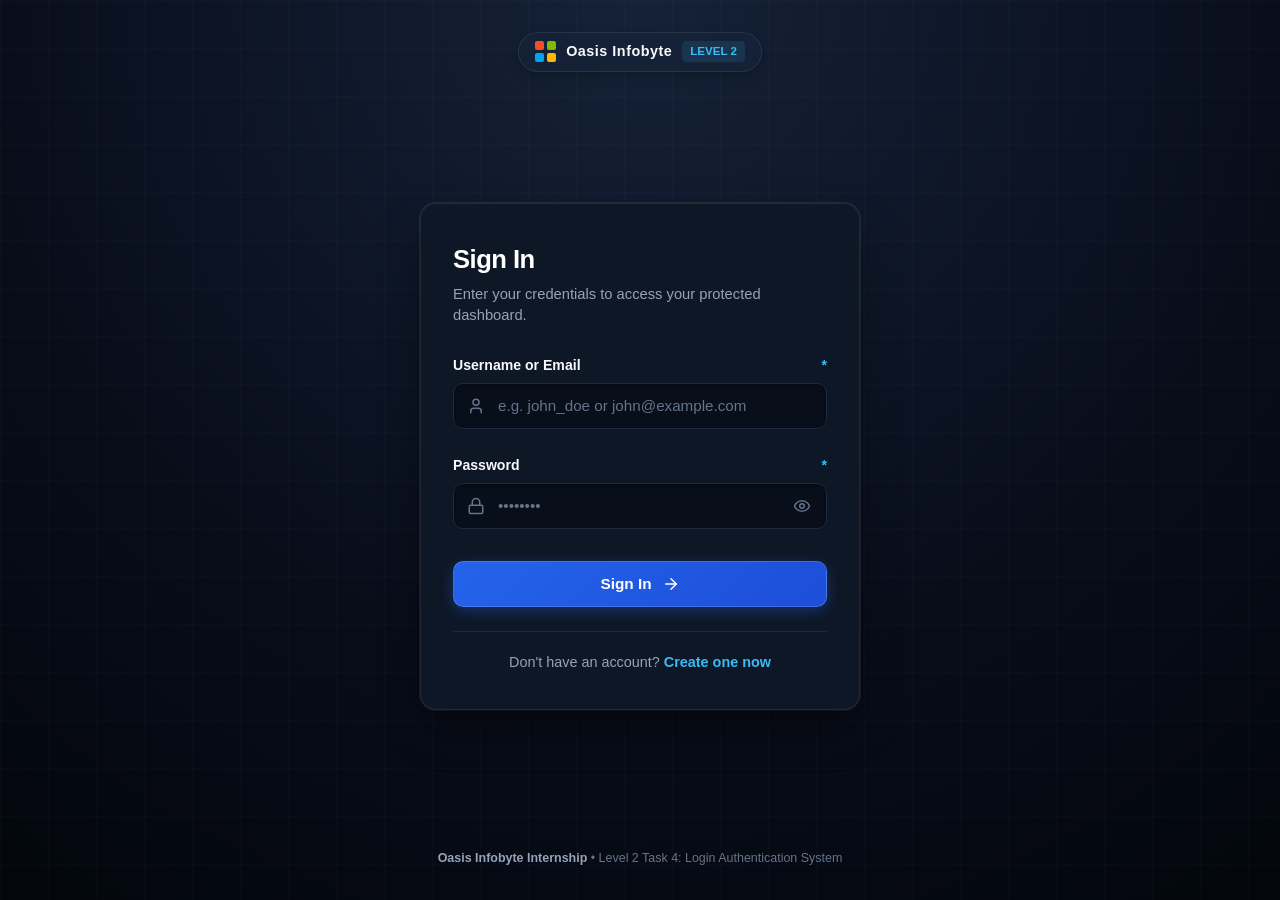
<file: WevDev-L2-Login-Authentication-System/html/index.html>
<!DOCTYPE html>
<html lang="en">
<head>
  <meta charset="UTF-8">
  <meta name="viewport" content="width=device-width, initial-scale=1.0">
  <meta name="description" content="Sign In - Oasis Infobyte Web Development Internship Task 4">
  <title>Sign In - Oasis Infobyte Authentication System</title>
  
  <!-- CSS Stylesheet -->
  <link rel="stylesheet" href="../css/style.css">
  <link rel="icon" href="data:image/svg+xml,<svg xmlns='http://www.w3.org/2000/svg' viewBox='0 0 24 24' fill='%2338bdf8'><path d='M12 2L3 7v6c0 5.55 3.84 10.74 9 12 5.16-1.26 9-6.45 9-12V7l-9-5z'/></svg>">
</head>
<body>

  <div class="auth-wrapper">
    <!-- Brand Header -->
    <header class="auth-header">
      <div class="brand-badge">
        <div class="brand-logo-grid" aria-hidden="true">
          <div class="logo-tile tile-orange"></div>
          <div class="logo-tile tile-green"></div>
          <div class="logo-tile tile-blue"></div>
          <div class="logo-tile tile-yellow"></div>
        </div>
        <span class="brand-title">Oasis Infobyte</span>
        <span class="brand-tag">Level 2</span>
      </div>
    </header>

    <!-- Authentication Card -->
    <main class="auth-card">
      <div class="auth-card-header">
        <h1 class="auth-card-title">Sign In</h1>
        <p class="auth-card-subtitle">Enter your credentials to access your protected dashboard.</p>
      </div>

      <!-- Alert / Toast Banner Container -->
      <div id="alert-container" aria-live="polite"></div>

      <!-- Login Form -->
      <form id="login-form" class="auth-form" novalidate>
        <!-- Username or Email Field -->
        <div class="form-group">
          <label for="identifier" class="form-label">
            <span>Username or Email</span>
            <span class="label-required" aria-hidden="true">*</span>
          </label>
          <div class="input-wrapper">
            <span class="input-icon" aria-hidden="true">
              <svg xmlns="http://www.w3.org/2000/svg" width="18" height="18" viewBox="0 0 24 24" fill="none" stroke="currentColor" stroke-width="2" stroke-linecap="round" stroke-linejoin="round">
                <path d="M19 21v-2a4 4 0 0 0-4-4H9a4 4 0 0 0-4 4v2"/>
                <circle cx="12" cy="7" r="4"/>
              </svg>
            </span>
            <input 
              type="text" 
              id="identifier" 
              name="identifier" 
              class="form-input" 
              placeholder="e.g. john_doe or john@example.com"
              autocomplete="username"
              required
            >
          </div>
          <div class="error-message" role="alert"></div>
        </div>

        <!-- Password Field -->
        <div class="form-group">
          <label for="password" class="form-label">
            <span>Password</span>
            <span class="label-required" aria-hidden="true">*</span>
          </label>
          <div class="input-wrapper has-toggle">
            <span class="input-icon" aria-hidden="true">
              <svg xmlns="http://www.w3.org/2000/svg" width="18" height="18" viewBox="0 0 24 24" fill="none" stroke="currentColor" stroke-width="2" stroke-linecap="round" stroke-linejoin="round">
                <rect width="18" height="11" x="3" y="11" rx="2" ry="2"/>
                <path d="M7 11V7a5 5 0 0 1 10 0v4"/>
              </svg>
            </span>
            <input 
              type="password" 
              id="password" 
              name="password" 
              class="form-input" 
              placeholder="••••••••"
              autocomplete="current-password"
              required
            >
            <button 
              type="button" 
              id="toggle-password" 
              class="password-toggle-btn" 
              aria-label="Show password"
              title="Show password"
            >
              <svg xmlns="http://www.w3.org/2000/svg" width="18" height="18" viewBox="0 0 24 24" fill="none" stroke="currentColor" stroke-width="2" stroke-linecap="round" stroke-linejoin="round" class="icon-eye">
                <path d="M2 12s3-7 10-7 10 7 10 7-3 7-10 7-10-7-10-7Z"/>
                <circle cx="12" cy="12" r="3"/>
              </svg>
            </button>
          </div>
          <div class="error-message" role="alert"></div>
        </div>

        <!-- Submit Button -->
        <button type="submit" id="login-submit-btn" class="btn-primary">
          <span>Sign In</span>
          <svg xmlns="http://www.w3.org/2000/svg" width="18" height="18" viewBox="0 0 24 24" fill="none" stroke="currentColor" stroke-width="2" stroke-linecap="round" stroke-linejoin="round" aria-hidden="true">
            <line x1="5" y1="12" x2="19" y2="12"></line>
            <polyline points="12 5 19 12 12 19"></polyline>
          </svg>
        </button>
      </form>

      <!-- Navigation to Registration -->
      <footer class="auth-card-footer">
        <p class="auth-footer-text">
          Don't have an account? 
          <a href="register.html" class="auth-link">Create one now</a>
        </p>
      </footer>
    </main>

    <!-- Page Footer -->
    <footer class="auth-page-footer">
      <p class="auth-footer-notice">
        <strong>Oasis Infobyte Internship</strong> &bull; Level 2 Task 4: Login Authentication System
      </p>
    </footer>
  </div>

  <!-- JavaScript Modules -->
  <script src="../javascript/auth.js"></script>
  <script src="../javascript/login.js"></script>
</body>
</html>
</file>
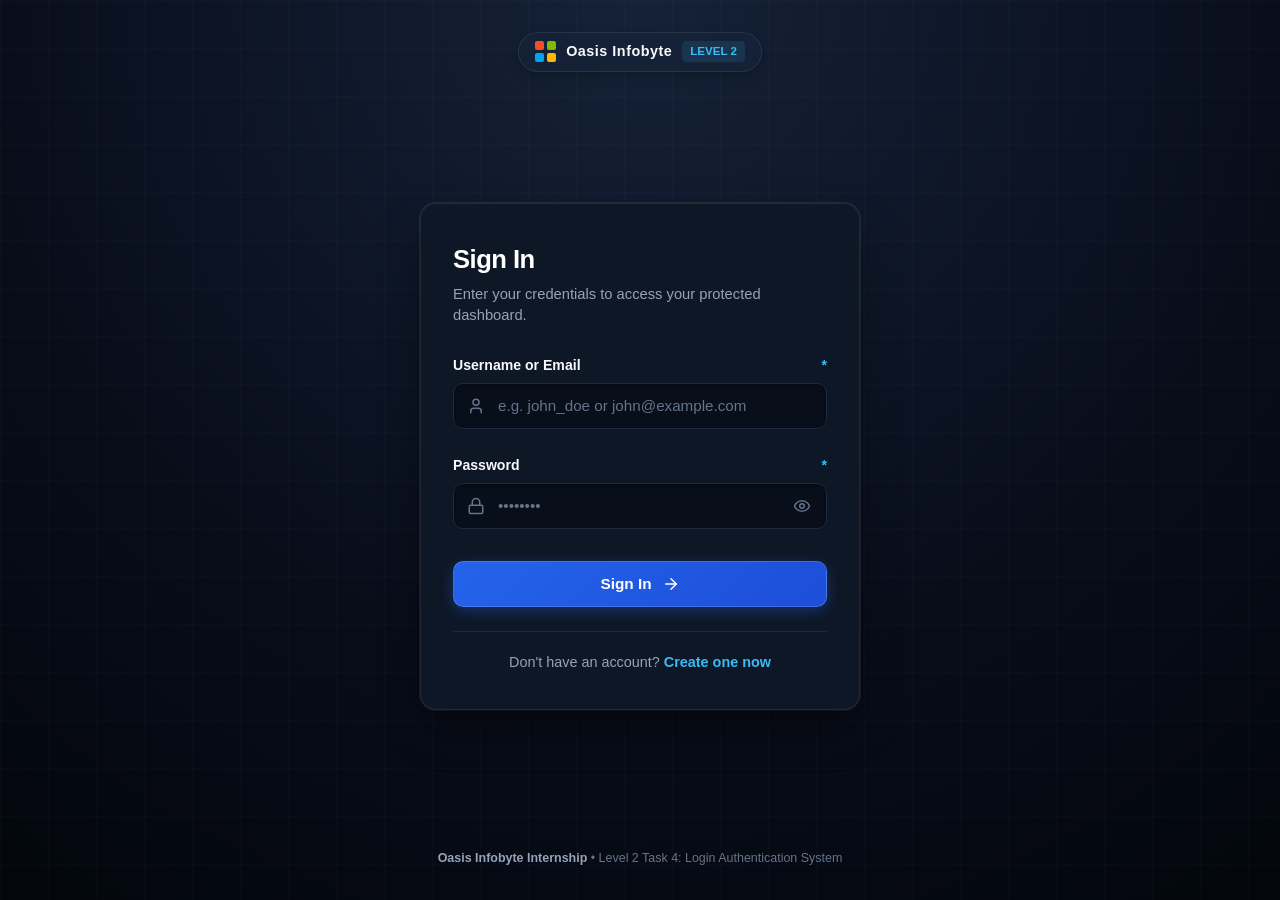
<file: WevDev-L2-Login-Authentication-System/dashboard.html>
<!DOCTYPE html>
<html lang="en">
<head>
  <meta charset="UTF-8">
  <meta name="viewport" content="width=device-width, initial-scale=1.0">
  <meta name="description" content="Protected Dashboard - Oasis Infobyte Web Development Internship Task 4">
  <title>Dashboard - Oasis Infobyte Authentication System</title>
  
  <!-- CSS Stylesheet -->
  <link rel="stylesheet" href="css/style.css">
  <link rel="icon" href="data:image/svg+xml,<svg xmlns='http://www.w3.org/2000/svg' viewBox='0 0 24 24' fill='%2338bdf8'><path d='M12 2L3 7v6c0 5.55 3.84 10.74 9 12 5.16-1.26 9-6.45 9-12V7l-9-5z'/></svg>">
</head>
<body>

  <div class="dashboard-wrapper">
    <!-- Top Navigation Bar -->
    <header class="dashboard-navbar">
      <div class="nav-container">
        <div class="nav-brand">
          <div class="brand-logo-grid" aria-hidden="true">
            <div class="logo-tile tile-orange"></div>
            <div class="logo-tile tile-green"></div>
            <div class="logo-tile tile-blue"></div>
            <div class="logo-tile tile-yellow"></div>
          </div>
          <span class="nav-brand-title">Oasis Infobyte <span style="font-weight:400; color:var(--text-secondary);">| AuthPortal</span></span>
        </div>

        <div class="nav-user-actions">
          <div class="nav-user-badge">
            <span class="avatar-circle" id="user-greeting">U</span>
            <span class="nav-username" id="welcome-username">User</span>
          </div>
          <button type="button" class="btn-secondary action-logout-btn" title="Log out of current session">
            <svg xmlns="http://www.w3.org/2000/svg" width="16" height="16" viewBox="0 0 24 24" fill="none" stroke="currentColor" stroke-width="2" stroke-linecap="round" stroke-linejoin="round">
              <path d="M9 21H5a2 2 0 0 1-2-2V5a2 2 0 0 1 2-2h4"/>
              <polyline points="16 17 21 12 16 7"/>
              <line x1="21" y1="12" x2="9" y2="12"/>
            </svg>
            <span>Log Out</span>
          </button>
        </div>
      </div>
    </header>

    <!-- Main Dashboard Content -->
    <main class="dashboard-main">
      <!-- Welcome Hero Banner -->
      <section class="welcome-hero">
        <div>
          <h1 class="welcome-title">Welcome back, <span id="welcome-username-hero">Developer</span>!</h1>
          <p class="welcome-desc">
            You are securely authenticated into the Oasis Infobyte Protected Dashboard. Your session credentials are verified against client-side Web Crypto SHA-256 hashed storage.
          </p>
        </div>
        <div>
          <div class="session-live-pill">
            <span class="live-dot" aria-hidden="true"></span>
            <span>Session Active: <strong id="session-duration">0m 00s</strong></span>
          </div>
        </div>
      </section>

      <!-- Stat Metrics Grid -->
      <section class="stat-grid" aria-label="Account and Security Statistics">
        <div class="stat-card">
          <div class="stat-icon-wrap" aria-hidden="true">
            <svg xmlns="http://www.w3.org/2000/svg" width="22" height="22" viewBox="0 0 24 24" fill="none" stroke="currentColor" stroke-width="2" stroke-linecap="round" stroke-linejoin="round">
              <path d="M12 22s8-4 8-10V5l-8-3-8 3v7c0 6 8 10 8 10z"/>
            </svg>
          </div>
          <div class="stat-info">
            <span class="stat-label">Session Status</span>
            <span class="stat-value" style="color: #86efac;">Active &amp; Guarded</span>
            <span class="stat-subtext">Verified in sessionStorage</span>
          </div>
        </div>

        <div class="stat-card">
          <div class="stat-icon-wrap" aria-hidden="true">
            <svg xmlns="http://www.w3.org/2000/svg" width="22" height="22" viewBox="0 0 24 24" fill="none" stroke="currentColor" stroke-width="2" stroke-linecap="round" stroke-linejoin="round">
              <path d="M17 21v-2a4 4 0 0 0-4-4H5a4 4 0 0 0-4 4v2"/>
              <circle cx="9" cy="7" r="4"/>
              <path d="M23 21v-2a4 4 0 0 0-3-3.87"/>
              <path d="M16 3.13a4 4 0 0 1 0 7.75"/>
            </svg>
          </div>
          <div class="stat-info">
            <span class="stat-label">Registered Accounts</span>
            <span class="stat-value" id="total-users-count">1</span>
            <span class="stat-subtext">Persisted in localStorage</span>
          </div>
        </div>

        <div class="stat-card">
          <div class="stat-icon-wrap" aria-hidden="true">
            <svg xmlns="http://www.w3.org/2000/svg" width="22" height="22" viewBox="0 0 24 24" fill="none" stroke="currentColor" stroke-width="2" stroke-linecap="round" stroke-linejoin="round">
              <rect width="18" height="11" x="3" y="11" rx="2" ry="2"/>
              <path d="M7 11V7a5 5 0 0 1 10 0v4"/>
            </svg>
          </div>
          <div class="stat-info">
            <span class="stat-label">Password Protection</span>
            <span class="stat-value" style="color: var(--accent-electric);">SHA-256 + Salt</span>
            <span class="stat-subtext">128-bit random salt per user</span>
          </div>
        </div>

        <div class="stat-card">
          <div class="stat-icon-wrap" aria-hidden="true">
            <svg xmlns="http://www.w3.org/2000/svg" width="22" height="22" viewBox="0 0 24 24" fill="none" stroke="currentColor" stroke-width="2" stroke-linecap="round" stroke-linejoin="round">
              <ellipse cx="12" cy="5" rx="9" ry="3"/>
              <path d="M21 12c0 1.66-4 3-9 3s-9-1.34-9-3"/>
              <path d="M3 5v14c0 1.66 4 3 9 3s9-1.34 9-3V5"/>
            </svg>
          </div>
          <div class="stat-info">
            <span class="stat-label">Storage Engine</span>
            <span class="stat-value">Isolated Tab</span>
            <span class="stat-subtext">Cleared on tab exit or logout</span>
          </div>
        </div>
      </section>

      <!-- Main Dashboard Grid (Profile & Security Architecture) -->
      <div class="dashboard-grid">
        <!-- Account Overview Card -->
        <article class="content-card">
          <div class="content-card-header">
            <h2 class="content-card-title">
              <svg xmlns="http://www.w3.org/2000/svg" width="20" height="20" viewBox="0 0 24 24" fill="none" stroke="currentColor" stroke-width="2" stroke-linecap="round" stroke-linejoin="round" style="color: var(--accent-electric);">
                <path d="M20 21v-2a4 4 0 0 0-4-4H8a4 4 0 0 0-4 4v2"/>
                <circle cx="12" cy="7" r="4"/>
              </svg>
              Account Information
            </h2>
            <span class="brand-tag">Verified</span>
          </div>

          <div class="details-list">
            <div class="detail-row">
              <span class="detail-label">Internal User ID</span>
              <span class="detail-val"><code id="profile-user-id">usr_demo</code></span>
            </div>
            <div class="detail-row">
              <span class="detail-label">Username</span>
              <span class="detail-val" id="profile-username">alex_hunter</span>
            </div>
            <div class="detail-row">
              <span class="detail-label">Normalized Email</span>
              <span class="detail-val" id="profile-email">alex@example.com</span>
            </div>
            <div class="detail-row">
              <span class="detail-label">Registration Timestamp</span>
              <span class="detail-val" id="profile-created">Oct 14, 2026</span>
            </div>
            <div class="detail-row">
              <span class="detail-label">Session Login Timestamp</span>
              <span class="detail-val" id="session-login-time">Just now</span>
            </div>
            <div class="detail-row">
              <span class="detail-label">Session Token Storage</span>
              <span class="detail-val"><code>sessionStorage</code></span>
            </div>
          </div>
        </article>

        <!-- Security Architecture & Limitations Card -->
        <article class="content-card">
          <div class="content-card-header">
            <h2 class="content-card-title">
              <svg xmlns="http://www.w3.org/2000/svg" width="20" height="20" viewBox="0 0 24 24" fill="none" stroke="currentColor" stroke-width="2" stroke-linecap="round" stroke-linejoin="round" style="color: var(--accent-electric);">
                <path d="M12 22s8-4 8-10V5l-8-3-8 3v7c0 6 8 10 8 10z"/>
              </svg>
              Security Architecture
            </h2>
            <span class="brand-tag">Technical Specs</span>
          </div>

          <div class="details-list">
            <div class="detail-row">
              <span class="detail-label">Hashing Algorithm</span>
              <span class="detail-val"><code>SHA-256 via Web Crypto API</code></span>
            </div>
            <div class="detail-row">
              <span class="detail-label">Cryptographic Salting</span>
              <span class="detail-val"><code>128-bit CSPRNG (getRandomValues)</code></span>
            </div>
            <div class="detail-row">
              <span class="detail-label">Storage Format</span>
              <span class="detail-val"><code>Only Hashes Stored (Zero Plaintext)</code></span>
            </div>
            <div class="detail-row">
              <span class="detail-label">Route Guard Mechanism</span>
              <span class="detail-val"><code>auth.requireAuth() redirect</code></span>
            </div>
          </div>

          <!-- Academic / Industry Security Notice -->
          <div class="security-notice-box">
            <strong>Important Architectural Security Notice:</strong>
            This is a client-side web development demonstration. In production environments, client-side route protection can be inspected or bypassed by users who control the browser DOM. Production systems must always execute authentication, authorization, and route protection on a secure server using slow, memory-hard key derivation functions like <strong>Argon2id</strong> or <strong>bcrypt</strong> with HttpOnly session cookies.
          </div>
        </article>
      </div>

      <!-- Quick Actions Section -->
      <section class="actions-card">
        <h2 class="content-card-title">
          <svg xmlns="http://www.w3.org/2000/svg" width="20" height="20" viewBox="0 0 24 24" fill="none" stroke="currentColor" stroke-width="2" stroke-linecap="round" stroke-linejoin="round" style="color: var(--accent-electric);">
            <polygon points="13 2 3 14 12 14 11 22 21 10 12 10 13 2"/>
          </svg>
          Demonstration &amp; Audit Actions
        </h2>
        <p style="font-size: 0.9rem; color: var(--text-secondary); margin-top: 6px;">
          Use these controls to audit stored cryptographic hashes or test session destruction.
        </p>

        <div class="action-buttons-wrap">
          <button type="button" id="view-audit-btn" class="btn-secondary">
            <svg xmlns="http://www.w3.org/2000/svg" width="16" height="16" viewBox="0 0 24 24" fill="none" stroke="currentColor" stroke-width="2" stroke-linecap="round" stroke-linejoin="round">
              <path d="M2 12s3-7 10-7 10 7 10 7-3 7-10 7-10-7-10-7Z"/>
              <circle cx="12" cy="12" r="3"/>
            </svg>
            <span>View Stored Hashes &amp; Salts (Audit)</span>
          </button>

          <button type="button" class="btn-secondary action-logout-btn">
            <svg xmlns="http://www.w3.org/2000/svg" width="16" height="16" viewBox="0 0 24 24" fill="none" stroke="currentColor" stroke-width="2" stroke-linecap="round" stroke-linejoin="round">
              <path d="M9 21H5a2 2 0 0 1-2-2V5a2 2 0 0 1 2-2h4"/>
              <polyline points="16 17 21 12 16 7"/>
              <line x1="21" y1="12" x2="9" y2="12"/>
            </svg>
            <span>Log Out (Clear Session)</span>
          </button>

          <button type="button" id="clear-demo-btn" class="btn-secondary btn-danger">
            <svg xmlns="http://www.w3.org/2000/svg" width="16" height="16" viewBox="0 0 24 24" fill="none" stroke="currentColor" stroke-width="2" stroke-linecap="round" stroke-linejoin="round">
              <polyline points="3 6 5 6 21 6"/>
              <path d="M19 6v14a2 2 0 0 1-2 2H7a2 2 0 0 1-2-2V6m3 0V4a2 2 0 0 1 2-2h4a2 2 0 0 1 2 2v2"/>
            </svg>
            <span>Reset Demo Storage</span>
          </button>
        </div>
      </section>
    </main>

    <!-- Modal for Security Audit Log -->
    <div id="audit-modal" class="modal-overlay" role="dialog" aria-modal="true" aria-labelledby="audit-modal-title">
      <div class="modal-dialog">
        <header class="modal-header">
          <h2 id="audit-modal-title" class="modal-title">LocalStorage Security Audit</h2>
          <button type="button" id="close-modal-btn" class="alert-close-btn" aria-label="Close dialog">&times;</button>
        </header>
        <div class="modal-body">
          <p style="margin-bottom: 16px; color: var(--text-secondary); font-size: 0.88rem;">
            This inspector verifies that <strong>only cryptographic salts and SHA-256 hashes</strong> are persisted in browser <code>localStorage</code>. No plain-text passwords exist anywhere in the application.
          </p>
          <div class="table-responsive">
            <table class="audit-table">
              <thead>
                <tr>
                  <th>#</th>
                  <th>Username</th>
                  <th>Normalized Email</th>
                  <th>Random Salt (128-bit)</th>
                  <th>SHA-256 Hash</th>
                </tr>
              </thead>
              <tbody id="audit-table-body">
                <!-- Dynamically populated -->
              </tbody>
            </table>
          </div>
        </div>
      </div>
    </div>

    <!-- Dashboard Footer -->
    <footer class="dashboard-footer">
      <p>
        <strong>Oasis Infobyte Internship</strong> &bull; Level 2 Task 4: Login Authentication System &bull; Frontend Demonstration
      </p>
    </footer>
  </div>

  <!-- JavaScript Modules -->
  <script src="javascript/auth.js"></script>
  <script src="javascript/dashboard.js"></script>
</body>
</html>
</file>
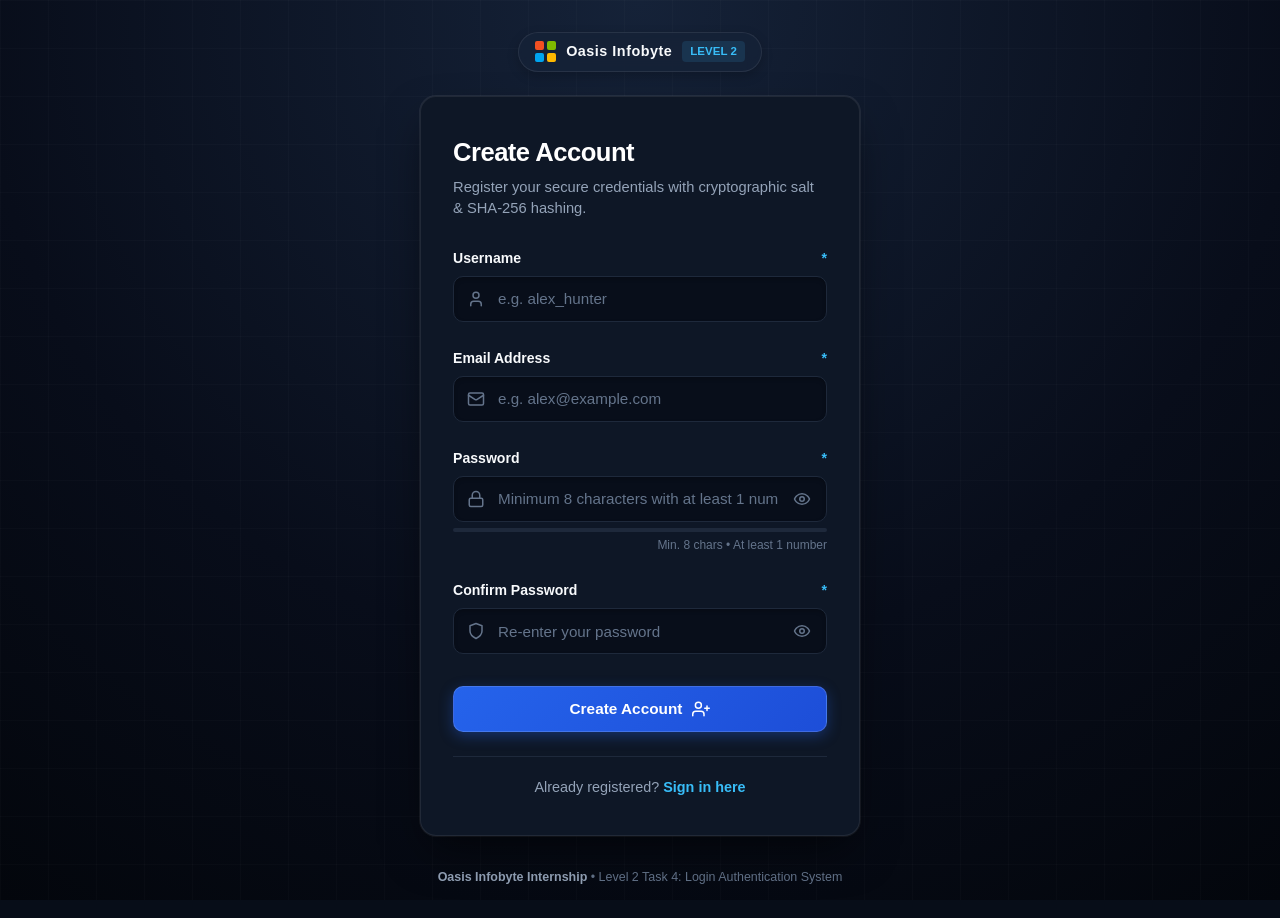
<file: WevDev-L2-Login-Authentication-System/register.html>
<!DOCTYPE html>
<html lang="en">
<head>
  <meta charset="UTF-8">
  <meta name="viewport" content="width=device-width, initial-scale=1.0">
  <meta name="description" content="Register - Oasis Infobyte Web Development Internship Task 4">
  <title>Create Account - Oasis Infobyte Authentication System</title>
  
  <!-- CSS Stylesheet -->
  <link rel="stylesheet" href="css/style.css">
  <link rel="icon" href="data:image/svg+xml,<svg xmlns='http://www.w3.org/2000/svg' viewBox='0 0 24 24' fill='%2338bdf8'><path d='M12 2L3 7v6c0 5.55 3.84 10.74 9 12 5.16-1.26 9-6.45 9-12V7l-9-5z'/></svg>">
</head>
<body>

  <div class="auth-wrapper">
    <!-- Brand Header -->
    <header class="auth-header">
      <div class="brand-badge">
        <div class="brand-logo-grid" aria-hidden="true">
          <div class="logo-tile tile-orange"></div>
          <div class="logo-tile tile-green"></div>
          <div class="logo-tile tile-blue"></div>
          <div class="logo-tile tile-yellow"></div>
        </div>
        <span class="brand-title">Oasis Infobyte</span>
        <span class="brand-tag">Level 2</span>
      </div>
    </header>

    <!-- Registration Card -->
    <main class="auth-card">
      <div class="auth-card-header">
        <h1 class="auth-card-title">Create Account</h1>
        <p class="auth-card-subtitle">Register your secure credentials with cryptographic salt & SHA-256 hashing.</p>
      </div>

      <!-- Alert / Toast Banner Container -->
      <div id="alert-container" aria-live="polite"></div>

      <!-- Registration Form -->
      <form id="register-form" class="auth-form" novalidate>
        
        <!-- Username Field -->
        <div class="form-group">
          <label for="username" class="form-label">
            <span>Username</span>
            <span class="label-required" aria-hidden="true">*</span>
          </label>
          <div class="input-wrapper">
            <span class="input-icon" aria-hidden="true">
              <svg xmlns="http://www.w3.org/2000/svg" width="18" height="18" viewBox="0 0 24 24" fill="none" stroke="currentColor" stroke-width="2" stroke-linecap="round" stroke-linejoin="round">
                <path d="M19 21v-2a4 4 0 0 0-4-4H9a4 4 0 0 0-4 4v2"/>
                <circle cx="12" cy="7" r="4"/>
              </svg>
            </span>
            <input 
              type="text" 
              id="username" 
              name="username" 
              class="form-input" 
              placeholder="e.g. alex_hunter" 
              autocomplete="username"
              required
            >
          </div>
          <div class="error-message" role="alert"></div>
        </div>

        <!-- Email Field -->
        <div class="form-group">
          <label for="email" class="form-label">
            <span>Email Address</span>
            <span class="label-required" aria-hidden="true">*</span>
          </label>
          <div class="input-wrapper">
            <span class="input-icon" aria-hidden="true">
              <svg xmlns="http://www.w3.org/2000/svg" width="18" height="18" viewBox="0 0 24 24" fill="none" stroke="currentColor" stroke-width="2" stroke-linecap="round" stroke-linejoin="round">
                <rect width="20" height="16" x="2" y="4" rx="2"/>
                <path d="m22 7-8.97 5.7a1.94 1.94 0 0 1-2.06 0L2 7"/>
              </svg>
            </span>
            <input 
              type="email" 
              id="email" 
              name="email" 
              class="form-input" 
              placeholder="e.g. alex@example.com" 
              autocomplete="email"
              required
            >
          </div>
          <div class="error-message" role="alert"></div>
        </div>

        <!-- Password Field -->
        <div class="form-group">
          <label for="password" class="form-label">
            <span>Password</span>
            <span class="label-required" aria-hidden="true">*</span>
          </label>
          <div class="input-wrapper has-toggle">
            <span class="input-icon" aria-hidden="true">
              <svg xmlns="http://www.w3.org/2000/svg" width="18" height="18" viewBox="0 0 24 24" fill="none" stroke="currentColor" stroke-width="2" stroke-linecap="round" stroke-linejoin="round">
                <rect width="18" height="11" x="3" y="11" rx="2" ry="2"/>
                <path d="M7 11V7a5 5 0 0 1 10 0v4"/>
              </svg>
            </span>
            <input 
              type="password" 
              id="password" 
              name="password" 
              class="form-input" 
              placeholder="Minimum 8 characters with at least 1 number" 
              autocomplete="new-password"
              required
            >
            <button 
              type="button" 
              id="toggle-password" 
              class="password-toggle-btn" 
              aria-label="Show password"
              title="Show password"
            >
              <svg xmlns="http://www.w3.org/2000/svg" width="18" height="18" viewBox="0 0 24 24" fill="none" stroke="currentColor" stroke-width="2" stroke-linecap="round" stroke-linejoin="round" class="icon-eye">
                <path d="M2 12s3-7 10-7 10 7 10 7-3 7-10 7-10-7-10-7Z"/>
                <circle cx="12" cy="12" r="3"/>
              </svg>
            </button>
          </div>

          <!-- Password Strength Meter -->
          <div class="password-meter-wrap" aria-live="polite">
            <div class="strength-bar-bg">
              <div id="password-strength-bar" class="strength-bar strength-none"></div>
            </div>
            <div class="strength-info">
              <span id="password-strength-text" class="strength-text"></span>
              <span class="password-hint">Min. 8 chars &bull; At least 1 number</span>
            </div>
          </div>

          <div class="error-message" role="alert"></div>
        </div>

        <!-- Confirm Password Field -->
        <div class="form-group">
          <label for="confirm-password" class="form-label">
            <span>Confirm Password</span>
            <span class="label-required" aria-hidden="true">*</span>
          </label>
          <div class="input-wrapper has-toggle">
            <span class="input-icon" aria-hidden="true">
              <svg xmlns="http://www.w3.org/2000/svg" width="18" height="18" viewBox="0 0 24 24" fill="none" stroke="currentColor" stroke-width="2" stroke-linecap="round" stroke-linejoin="round">
                <path d="M12 22s8-4 8-10V5l-8-3-8 3v7c0 6 8 10 8 10z"/>
              </svg>
            </span>
            <input 
              type="password" 
              id="confirm-password" 
              name="confirm-password" 
              class="form-input" 
              placeholder="Re-enter your password" 
              autocomplete="new-password"
              required
            >
            <button 
              type="button" 
              id="toggle-confirm-password" 
              class="password-toggle-btn" 
              aria-label="Show password"
              title="Show password"
            >
              <svg xmlns="http://www.w3.org/2000/svg" width="18" height="18" viewBox="0 0 24 24" fill="none" stroke="currentColor" stroke-width="2" stroke-linecap="round" stroke-linejoin="round" class="icon-eye">
                <path d="M2 12s3-7 10-7 10 7 10 7-3 7-10 7-10-7-10-7Z"/>
                <circle cx="12" cy="12" r="3"/>
              </svg>
            </button>
          </div>
          <div class="error-message" role="alert"></div>
        </div>

        <!-- Submit Button -->
        <button type="submit" id="register-submit-btn" class="btn-primary">
          <span>Create Account</span>
          <svg xmlns="http://www.w3.org/2000/svg" width="18" height="18" viewBox="0 0 24 24" fill="none" stroke="currentColor" stroke-width="2" stroke-linecap="round" stroke-linejoin="round" aria-hidden="true">
            <path d="M16 21v-2a4 4 0 0 0-4-4H5a4 4 0 0 0-4 4v2"/>
            <circle cx="8.5" cy="7" r="4"/>
            <line x1="20" y1="8" x2="20" y2="14"/>
            <line x1="23" y1="11" x2="17" y2="11"/>
          </svg>
        </button>
      </form>

      <!-- Navigation to Login -->
      <footer class="auth-card-footer">
        <p class="auth-footer-text">
          Already registered? 
          <a href="index.html" class="auth-link">Sign in here</a>
        </p>
      </footer>
    </main>

    <!-- Page Footer -->
    <footer class="auth-page-footer">
      <p class="auth-footer-notice">
        <strong>Oasis Infobyte Internship</strong> &bull; Level 2 Task 4: Login Authentication System
      </p>
    </footer>
  </div>

  <!-- JavaScript Modules -->
  <script src="javascript/auth.js"></script>
  <script src="javascript/register.js"></script>
</body>
</html>
</file>
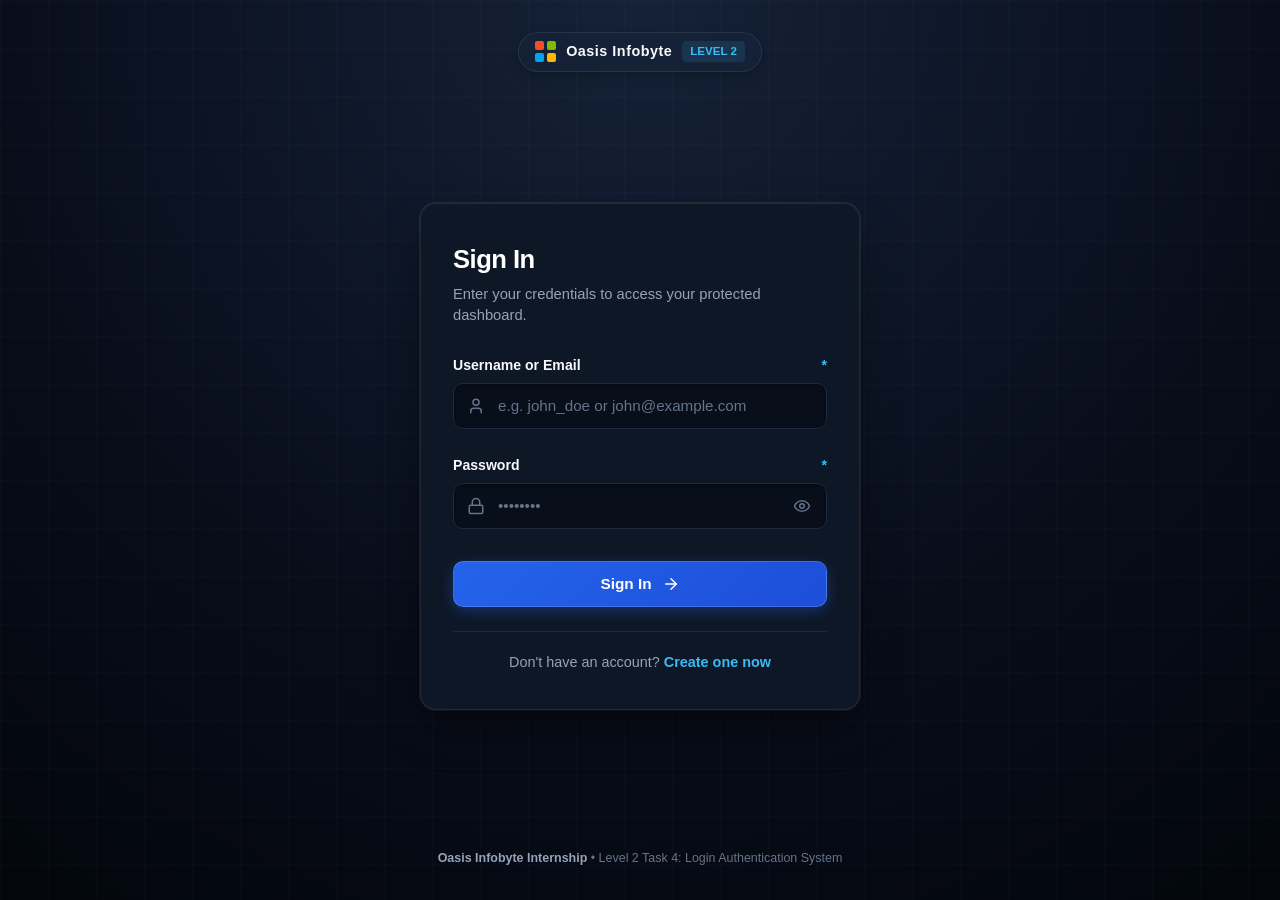
<file: WevDev-L2-Login-Authentication-System/html/dashboard.html>
<!DOCTYPE html>
<html lang="en">
<head>
  <meta charset="UTF-8">
  <meta name="viewport" content="width=device-width, initial-scale=1.0">
  <meta name="description" content="Protected Dashboard - Oasis Infobyte Web Development Internship Task 4">
  <title>Dashboard - Oasis Infobyte Authentication System</title>
  
  <!-- CSS Stylesheet -->
  <link rel="stylesheet" href="../css/style.css">
  <link rel="icon" href="data:image/svg+xml,<svg xmlns='http://www.w3.org/2000/svg' viewBox='0 0 24 24' fill='%2338bdf8'><path d='M12 2L3 7v6c0 5.55 3.84 10.74 9 12 5.16-1.26 9-6.45 9-12V7l-9-5z'/></svg>">
</head>
<body>

  <div class="dashboard-wrapper">
    <!-- Top Navigation Bar -->
    <header class="dashboard-navbar">
      <div class="nav-container">
        <div class="nav-brand">
          <div class="brand-logo-grid" aria-hidden="true">
            <div class="logo-tile tile-orange"></div>
            <div class="logo-tile tile-green"></div>
            <div class="logo-tile tile-blue"></div>
            <div class="logo-tile tile-yellow"></div>
          </div>
          <span class="nav-brand-title">Oasis Infobyte <span style="font-weight:400; color:var(--text-secondary);">| AuthPortal</span></span>
        </div>

        <div class="nav-user-actions">
          <div class="nav-user-badge">
            <span class="avatar-circle" id="user-greeting">U</span>
            <span class="nav-username" id="welcome-username">User</span>
          </div>
          <button type="button" class="btn-secondary action-logout-btn" title="Log out of current session">
            <svg xmlns="http://www.w3.org/2000/svg" width="16" height="16" viewBox="0 0 24 24" fill="none" stroke="currentColor" stroke-width="2" stroke-linecap="round" stroke-linejoin="round">
              <path d="M9 21H5a2 2 0 0 1-2-2V5a2 2 0 0 1 2-2h4"/>
              <polyline points="16 17 21 12 16 7"/>
              <line x1="21" y1="12" x2="9" y2="12"/>
            </svg>
            <span>Log Out</span>
          </button>
        </div>
      </div>
    </header>

    <!-- Main Dashboard Content -->
    <main class="dashboard-main">
      <!-- Welcome Hero Banner -->
      <section class="welcome-hero">
        <div>
          <h1 class="welcome-title">Welcome back, <span id="welcome-username-hero">Developer</span>!</h1>
          <p class="welcome-desc">
            You are securely authenticated into the Oasis Infobyte Protected Dashboard. Your session credentials are verified against client-side Web Crypto SHA-256 hashed storage.
          </p>
        </div>
        <div>
          <div class="session-live-pill">
            <span class="live-dot" aria-hidden="true"></span>
            <span>Session Active: <strong id="session-duration">0m 00s</strong></span>
          </div>
        </div>
      </section>

      <!-- Stat Metrics Grid -->
      <section class="stat-grid" aria-label="Account and Security Statistics">
        <div class="stat-card">
          <div class="stat-icon-wrap" aria-hidden="true">
            <svg xmlns="http://www.w3.org/2000/svg" width="22" height="22" viewBox="0 0 24 24" fill="none" stroke="currentColor" stroke-width="2" stroke-linecap="round" stroke-linejoin="round">
              <path d="M12 22s8-4 8-10V5l-8-3-8 3v7c0 6 8 10 8 10z"/>
            </svg>
          </div>
          <div class="stat-info">
            <span class="stat-label">Session Status</span>
            <span class="stat-value" style="color: #86efac;">Active &amp; Guarded</span>
            <span class="stat-subtext">Verified in sessionStorage</span>
          </div>
        </div>

        <div class="stat-card">
          <div class="stat-icon-wrap" aria-hidden="true">
            <svg xmlns="http://www.w3.org/2000/svg" width="22" height="22" viewBox="0 0 24 24" fill="none" stroke="currentColor" stroke-width="2" stroke-linecap="round" stroke-linejoin="round">
              <path d="M17 21v-2a4 4 0 0 0-4-4H5a4 4 0 0 0-4 4v2"/>
              <circle cx="9" cy="7" r="4"/>
              <path d="M23 21v-2a4 4 0 0 0-3-3.87"/>
              <path d="M16 3.13a4 4 0 0 1 0 7.75"/>
            </svg>
          </div>
          <div class="stat-info">
            <span class="stat-label">Registered Accounts</span>
            <span class="stat-value" id="total-users-count">1</span>
            <span class="stat-subtext">Persisted in localStorage</span>
          </div>
        </div>

        <div class="stat-card">
          <div class="stat-icon-wrap" aria-hidden="true">
            <svg xmlns="http://www.w3.org/2000/svg" width="22" height="22" viewBox="0 0 24 24" fill="none" stroke="currentColor" stroke-width="2" stroke-linecap="round" stroke-linejoin="round">
              <rect width="18" height="11" x="3" y="11" rx="2" ry="2"/>
              <path d="M7 11V7a5 5 0 0 1 10 0v4"/>
            </svg>
          </div>
          <div class="stat-info">
            <span class="stat-label">Password Protection</span>
            <span class="stat-value" style="color: var(--accent-electric);">SHA-256 + Salt</span>
            <span class="stat-subtext">128-bit random salt per user</span>
          </div>
        </div>

        <div class="stat-card">
          <div class="stat-icon-wrap" aria-hidden="true">
            <svg xmlns="http://www.w3.org/2000/svg" width="22" height="22" viewBox="0 0 24 24" fill="none" stroke="currentColor" stroke-width="2" stroke-linecap="round" stroke-linejoin="round">
              <ellipse cx="12" cy="5" rx="9" ry="3"/>
              <path d="M21 12c0 1.66-4 3-9 3s-9-1.34-9-3"/>
              <path d="M3 5v14c0 1.66 4 3 9 3s9-1.34 9-3V5"/>
            </svg>
          </div>
          <div class="stat-info">
            <span class="stat-label">Storage Engine</span>
            <span class="stat-value">Isolated Tab</span>
            <span class="stat-subtext">Cleared on tab exit or logout</span>
          </div>
        </div>
      </section>

      <!-- Main Dashboard Grid (Profile & Security Architecture) -->
      <div class="dashboard-grid">
        <!-- Account Overview Card -->
        <article class="content-card">
          <div class="content-card-header">
            <h2 class="content-card-title">
              <svg xmlns="http://www.w3.org/2000/svg" width="20" height="20" viewBox="0 0 24 24" fill="none" stroke="currentColor" stroke-width="2" stroke-linecap="round" stroke-linejoin="round" style="color: var(--accent-electric);">
                <path d="M20 21v-2a4 4 0 0 0-4-4H8a4 4 0 0 0-4 4v2"/>
                <circle cx="12" cy="7" r="4"/>
              </svg>
              Account Information
            </h2>
            <span class="brand-tag">Verified</span>
          </div>

          <div class="details-list">
            <div class="detail-row">
              <span class="detail-label">Internal User ID</span>
              <span class="detail-val"><code id="profile-user-id">usr_demo</code></span>
            </div>
            <div class="detail-row">
              <span class="detail-label">Username</span>
              <span class="detail-val" id="profile-username">alex_hunter</span>
            </div>
            <div class="detail-row">
              <span class="detail-label">Normalized Email</span>
              <span class="detail-val" id="profile-email">alex@example.com</span>
            </div>
            <div class="detail-row">
              <span class="detail-label">Registration Timestamp</span>
              <span class="detail-val" id="profile-created">Oct 14, 2026</span>
            </div>
            <div class="detail-row">
              <span class="detail-label">Session Login Timestamp</span>
              <span class="detail-val" id="session-login-time">Just now</span>
            </div>
            <div class="detail-row">
              <span class="detail-label">Session Token Storage</span>
              <span class="detail-val"><code>sessionStorage</code></span>
            </div>
          </div>
        </article>

        <!-- Security Architecture & Limitations Card -->
        <article class="content-card">
          <div class="content-card-header">
            <h2 class="content-card-title">
              <svg xmlns="http://www.w3.org/2000/svg" width="20" height="20" viewBox="0 0 24 24" fill="none" stroke="currentColor" stroke-width="2" stroke-linecap="round" stroke-linejoin="round" style="color: var(--accent-electric);">
                <path d="M12 22s8-4 8-10V5l-8-3-8 3v7c0 6 8 10 8 10z"/>
              </svg>
              Security Architecture
            </h2>
            <span class="brand-tag">Technical Specs</span>
          </div>

          <div class="details-list">
            <div class="detail-row">
              <span class="detail-label">Hashing Algorithm</span>
              <span class="detail-val"><code>SHA-256 via Web Crypto API</code></span>
            </div>
            <div class="detail-row">
              <span class="detail-label">Cryptographic Salting</span>
              <span class="detail-val"><code>128-bit CSPRNG (getRandomValues)</code></span>
            </div>
            <div class="detail-row">
              <span class="detail-label">Storage Format</span>
              <span class="detail-val"><code>Only Hashes Stored (Zero Plaintext)</code></span>
            </div>
            <div class="detail-row">
              <span class="detail-label">Route Guard Mechanism</span>
              <span class="detail-val"><code>auth.requireAuth() redirect</code></span>
            </div>
          </div>

          <!-- Academic / Industry Security Notice -->
          <div class="security-notice-box">
            <strong>Important Architectural Security Notice:</strong>
            This is a client-side web development demonstration. In production environments, client-side route protection can be inspected or bypassed by users who control the browser DOM. Production systems must always execute authentication, authorization, and route protection on a secure server using slow, memory-hard key derivation functions like <strong>Argon2id</strong> or <strong>bcrypt</strong> with HttpOnly session cookies.
          </div>
        </article>
      </div>

      <!-- Quick Actions Section -->
      <section class="actions-card">
        <h2 class="content-card-title">
          <svg xmlns="http://www.w3.org/2000/svg" width="20" height="20" viewBox="0 0 24 24" fill="none" stroke="currentColor" stroke-width="2" stroke-linecap="round" stroke-linejoin="round" style="color: var(--accent-electric);">
            <polygon points="13 2 3 14 12 14 11 22 21 10 12 10 13 2"/>
          </svg>
          Demonstration &amp; Audit Actions
        </h2>
        <p style="font-size: 0.9rem; color: var(--text-secondary); margin-top: 6px;">
          Use these controls to audit stored cryptographic hashes or test session destruction.
        </p>

        <div class="action-buttons-wrap">
          <button type="button" id="view-audit-btn" class="btn-secondary">
            <svg xmlns="http://www.w3.org/2000/svg" width="16" height="16" viewBox="0 0 24 24" fill="none" stroke="currentColor" stroke-width="2" stroke-linecap="round" stroke-linejoin="round">
              <path d="M2 12s3-7 10-7 10 7 10 7-3 7-10 7-10-7-10-7Z"/>
              <circle cx="12" cy="12" r="3"/>
            </svg>
            <span>View Stored Hashes &amp; Salts (Audit)</span>
          </button>

          <button type="button" class="btn-secondary action-logout-btn">
            <svg xmlns="http://www.w3.org/2000/svg" width="16" height="16" viewBox="0 0 24 24" fill="none" stroke="currentColor" stroke-width="2" stroke-linecap="round" stroke-linejoin="round">
              <path d="M9 21H5a2 2 0 0 1-2-2V5a2 2 0 0 1 2-2h4"/>
              <polyline points="16 17 21 12 16 7"/>
              <line x1="21" y1="12" x2="9" y2="12"/>
            </svg>
            <span>Log Out (Clear Session)</span>
          </button>

          <button type="button" id="clear-demo-btn" class="btn-secondary btn-danger">
            <svg xmlns="http://www.w3.org/2000/svg" width="16" height="16" viewBox="0 0 24 24" fill="none" stroke="currentColor" stroke-width="2" stroke-linecap="round" stroke-linejoin="round">
              <polyline points="3 6 5 6 21 6"/>
              <path d="M19 6v14a2 2 0 0 1-2 2H7a2 2 0 0 1-2-2V6m3 0V4a2 2 0 0 1 2-2h4a2 2 0 0 1 2 2v2"/>
            </svg>
            <span>Reset Demo Storage</span>
          </button>
        </div>
      </section>
    </main>

    <!-- Modal for Security Audit Log -->
    <div id="audit-modal" class="modal-overlay" role="dialog" aria-modal="true" aria-labelledby="audit-modal-title">
      <div class="modal-dialog">
        <header class="modal-header">
          <h2 id="audit-modal-title" class="modal-title">LocalStorage Security Audit</h2>
          <button type="button" id="close-modal-btn" class="alert-close-btn" aria-label="Close dialog">&times;</button>
        </header>
        <div class="modal-body">
          <p style="margin-bottom: 16px; color: var(--text-secondary); font-size: 0.88rem;">
            This inspector verifies that <strong>only cryptographic salts and SHA-256 hashes</strong> are persisted in browser <code>localStorage</code>. No plain-text passwords exist anywhere in the application.
          </p>
          <div class="table-responsive">
            <table class="audit-table">
              <thead>
                <tr>
                  <th>#</th>
                  <th>Username</th>
                  <th>Normalized Email</th>
                  <th>Random Salt (128-bit)</th>
                  <th>SHA-256 Hash</th>
                </tr>
              </thead>
              <tbody id="audit-table-body">
                <!-- Dynamically populated -->
              </tbody>
            </table>
          </div>
        </div>
      </div>
    </div>

    <!-- Dashboard Footer -->
    <footer class="dashboard-footer">
      <p>
        <strong>Oasis Infobyte Internship</strong> &bull; Level 2 Task 4: Login Authentication System &bull; Frontend Demonstration
      </p>
    </footer>
  </div>

  <!-- JavaScript Modules -->
  <script src="../javascript/auth.js"></script>
  <script src="../javascript/dashboard.js"></script>
</body>
</html>
</file>
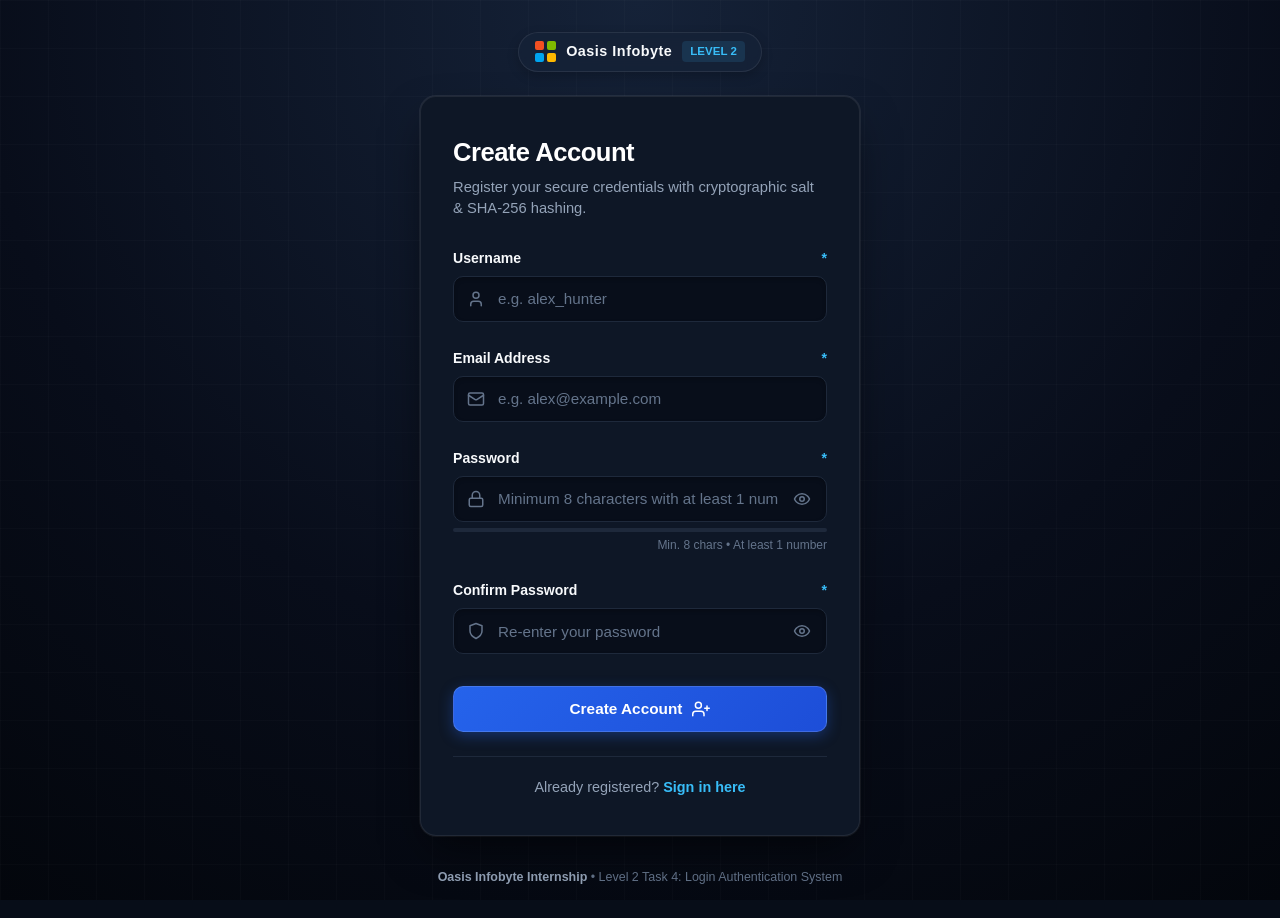
<file: WevDev-L2-Login-Authentication-System/html/register.html>
<!DOCTYPE html>
<html lang="en">
<head>
  <meta charset="UTF-8">
  <meta name="viewport" content="width=device-width, initial-scale=1.0">
  <meta name="description" content="Register - Oasis Infobyte Web Development Internship Task 4">
  <title>Create Account - Oasis Infobyte Authentication System</title>
  
  <!-- CSS Stylesheet -->
  <link rel="stylesheet" href="../css/style.css">
  <link rel="icon" href="data:image/svg+xml,<svg xmlns='http://www.w3.org/2000/svg' viewBox='0 0 24 24' fill='%2338bdf8'><path d='M12 2L3 7v6c0 5.55 3.84 10.74 9 12 5.16-1.26 9-6.45 9-12V7l-9-5z'/></svg>">
</head>
<body>

  <div class="auth-wrapper">
    <!-- Brand Header -->
    <header class="auth-header">
      <div class="brand-badge">
        <div class="brand-logo-grid" aria-hidden="true">
          <div class="logo-tile tile-orange"></div>
          <div class="logo-tile tile-green"></div>
          <div class="logo-tile tile-blue"></div>
          <div class="logo-tile tile-yellow"></div>
        </div>
        <span class="brand-title">Oasis Infobyte</span>
        <span class="brand-tag">Level 2</span>
      </div>
    </header>

    <!-- Registration Card -->
    <main class="auth-card">
      <div class="auth-card-header">
        <h1 class="auth-card-title">Create Account</h1>
        <p class="auth-card-subtitle">Register your secure credentials with cryptographic salt & SHA-256 hashing.</p>
      </div>

      <!-- Alert / Toast Banner Container -->
      <div id="alert-container" aria-live="polite"></div>

      <!-- Registration Form -->
      <form id="register-form" class="auth-form" novalidate>
        
        <!-- Username Field -->
        <div class="form-group">
          <label for="username" class="form-label">
            <span>Username</span>
            <span class="label-required" aria-hidden="true">*</span>
          </label>
          <div class="input-wrapper">
            <span class="input-icon" aria-hidden="true">
              <svg xmlns="http://www.w3.org/2000/svg" width="18" height="18" viewBox="0 0 24 24" fill="none" stroke="currentColor" stroke-width="2" stroke-linecap="round" stroke-linejoin="round">
                <path d="M19 21v-2a4 4 0 0 0-4-4H9a4 4 0 0 0-4 4v2"/>
                <circle cx="12" cy="7" r="4"/>
              </svg>
            </span>
            <input 
              type="text" 
              id="username" 
              name="username" 
              class="form-input" 
              placeholder="e.g. alex_hunter" 
              autocomplete="username"
              required
            >
          </div>
          <div class="error-message" role="alert"></div>
        </div>

        <!-- Email Field -->
        <div class="form-group">
          <label for="email" class="form-label">
            <span>Email Address</span>
            <span class="label-required" aria-hidden="true">*</span>
          </label>
          <div class="input-wrapper">
            <span class="input-icon" aria-hidden="true">
              <svg xmlns="http://www.w3.org/2000/svg" width="18" height="18" viewBox="0 0 24 24" fill="none" stroke="currentColor" stroke-width="2" stroke-linecap="round" stroke-linejoin="round">
                <rect width="20" height="16" x="2" y="4" rx="2"/>
                <path d="m22 7-8.97 5.7a1.94 1.94 0 0 1-2.06 0L2 7"/>
              </svg>
            </span>
            <input 
              type="email" 
              id="email" 
              name="email" 
              class="form-input" 
              placeholder="e.g. alex@example.com" 
              autocomplete="email"
              required
            >
          </div>
          <div class="error-message" role="alert"></div>
        </div>

        <!-- Password Field -->
        <div class="form-group">
          <label for="password" class="form-label">
            <span>Password</span>
            <span class="label-required" aria-hidden="true">*</span>
          </label>
          <div class="input-wrapper has-toggle">
            <span class="input-icon" aria-hidden="true">
              <svg xmlns="http://www.w3.org/2000/svg" width="18" height="18" viewBox="0 0 24 24" fill="none" stroke="currentColor" stroke-width="2" stroke-linecap="round" stroke-linejoin="round">
                <rect width="18" height="11" x="3" y="11" rx="2" ry="2"/>
                <path d="M7 11V7a5 5 0 0 1 10 0v4"/>
              </svg>
            </span>
            <input 
              type="password" 
              id="password" 
              name="password" 
              class="form-input" 
              placeholder="Minimum 8 characters with at least 1 number" 
              autocomplete="new-password"
              required
            >
            <button 
              type="button" 
              id="toggle-password" 
              class="password-toggle-btn" 
              aria-label="Show password"
              title="Show password"
            >
              <svg xmlns="http://www.w3.org/2000/svg" width="18" height="18" viewBox="0 0 24 24" fill="none" stroke="currentColor" stroke-width="2" stroke-linecap="round" stroke-linejoin="round" class="icon-eye">
                <path d="M2 12s3-7 10-7 10 7 10 7-3 7-10 7-10-7-10-7Z"/>
                <circle cx="12" cy="12" r="3"/>
              </svg>
            </button>
          </div>

          <!-- Password Strength Meter -->
          <div class="password-meter-wrap" aria-live="polite">
            <div class="strength-bar-bg">
              <div id="password-strength-bar" class="strength-bar strength-none"></div>
            </div>
            <div class="strength-info">
              <span id="password-strength-text" class="strength-text"></span>
              <span class="password-hint">Min. 8 chars &bull; At least 1 number</span>
            </div>
          </div>

          <div class="error-message" role="alert"></div>
        </div>

        <!-- Confirm Password Field -->
        <div class="form-group">
          <label for="confirm-password" class="form-label">
            <span>Confirm Password</span>
            <span class="label-required" aria-hidden="true">*</span>
          </label>
          <div class="input-wrapper has-toggle">
            <span class="input-icon" aria-hidden="true">
              <svg xmlns="http://www.w3.org/2000/svg" width="18" height="18" viewBox="0 0 24 24" fill="none" stroke="currentColor" stroke-width="2" stroke-linecap="round" stroke-linejoin="round">
                <path d="M12 22s8-4 8-10V5l-8-3-8 3v7c0 6 8 10 8 10z"/>
              </svg>
            </span>
            <input 
              type="password" 
              id="confirm-password" 
              name="confirm-password" 
              class="form-input" 
              placeholder="Re-enter your password" 
              autocomplete="new-password"
              required
            >
            <button 
              type="button" 
              id="toggle-confirm-password" 
              class="password-toggle-btn" 
              aria-label="Show password"
              title="Show password"
            >
              <svg xmlns="http://www.w3.org/2000/svg" width="18" height="18" viewBox="0 0 24 24" fill="none" stroke="currentColor" stroke-width="2" stroke-linecap="round" stroke-linejoin="round" class="icon-eye">
                <path d="M2 12s3-7 10-7 10 7 10 7-3 7-10 7-10-7-10-7Z"/>
                <circle cx="12" cy="12" r="3"/>
              </svg>
            </button>
          </div>
          <div class="error-message" role="alert"></div>
        </div>

        <!-- Submit Button -->
        <button type="submit" id="register-submit-btn" class="btn-primary">
          <span>Create Account</span>
          <svg xmlns="http://www.w3.org/2000/svg" width="18" height="18" viewBox="0 0 24 24" fill="none" stroke="currentColor" stroke-width="2" stroke-linecap="round" stroke-linejoin="round" aria-hidden="true">
            <path d="M16 21v-2a4 4 0 0 0-4-4H5a4 4 0 0 0-4 4v2"/>
            <circle cx="8.5" cy="7" r="4"/>
            <line x1="20" y1="8" x2="20" y2="14"/>
            <line x1="23" y1="11" x2="17" y2="11"/>
          </svg>
        </button>
      </form>

      <!-- Navigation to Login -->
      <footer class="auth-card-footer">
        <p class="auth-footer-text">
          Already registered? 
          <a href="index.html" class="auth-link">Sign in here</a>
        </p>
      </footer>
    </main>

    <!-- Page Footer -->
    <footer class="auth-page-footer">
      <p class="auth-footer-notice">
        <strong>Oasis Infobyte Internship</strong> &bull; Level 2 Task 4: Login Authentication System
      </p>
    </footer>
  </div>

  <!-- JavaScript Modules -->
  <script src="../javascript/auth.js"></script>
  <script src="../javascript/register.js"></script>
</body>
</html>
</file>
<file: WebDev-L1-LandingPage/style.css>
/* NovaTech – Enterprise Design Tokens & Modern CSS */
:root {
  --navy: #081226;
  --navy-2: #101f42;
  --blue: #2563eb;
  --blue-hover: #1d4ed8;
  --electric: #38bdf8;
  --electric-glow: rgba(56, 189, 248, 0.25);
  --ink: #0f172a;
  --muted: #475569;
  --line: #e2e8f0;
  --tint: #f8fafc;
  --white: #ffffff;
  --success: #10b981;
  --radius: 16px;
  --radius-sm: 8px;
  --space: clamp(4rem, 8vw, 6.5rem);
  --font: "Manrope", "Segoe UI", system-ui, -apple-system, Roboto, Arial, sans-serif;
}

*, *::before, *::after { box-sizing: border-box; }

html {
  scroll-behavior: smooth;
  scroll-padding-top: 5.5rem;
  -webkit-text-size-adjust: 100%;
}

body {
  margin: 0;
  font-family: var(--font);
  color: var(--ink);
  background: var(--white);
  line-height: 1.65;
  overflow-x: hidden;
}

h1, h2, h3, p, ul, dl, dd, figure, blockquote { margin: 0; }
ul { padding: 0; list-style: none; }
a { color: var(--blue); }

:focus-visible {
  outline: 3px solid var(--electric);
  outline-offset: 3px;
  border-radius: 4px;
}

.container {
  width: 100%;
  max-width: 1140px;
  margin-inline: auto;
  padding-inline: 1.5rem;
}

.skip-link {
  position: absolute;
  left: 1rem;
  top: -4rem;
  background: var(--white);
  color: var(--navy);
  padding: .6rem 1rem;
  z-index: 100;
  border-radius: var(--radius-sm);
  font-weight: 700;
  box-shadow: 0 4px 12px rgba(0,0,0,0.15);
}

.skip-link:focus { top: 1rem; }

/* Header & Navigation */
.site-header {
  position: sticky;
  top: 0;
  z-index: 50;
  background: rgba(8, 18, 38, 0.95);
  border-bottom: 1px solid rgba(255, 255, 255, 0.08);
  backdrop-filter: blur(12px);
  -webkit-backdrop-filter: blur(12px);
}

.header-inner {
  display: flex;
  align-items: center;
  justify-content: space-between;
  padding-block: 0.85rem;
  gap: 1rem;
}

.brand {
  display: inline-flex;
  align-items: center;
  gap: 0.65rem;
  color: var(--white);
  font-weight: 800;
  font-size: 1.3rem;
  text-decoration: none;
  letter-spacing: -0.02em;
}

.brand-mark {
  width: 1.6rem;
  height: 1.6rem;
  border-radius: 7px;
  background: linear-gradient(135deg, var(--electric), var(--blue) 60%, #7c3aed);
  box-shadow: 0 0 12px var(--electric-glow);
}

.nav-list {
  display: flex;
  align-items: center;
  gap: 1.75rem;
}

.nav-list a:not(.btn) {
  color: #d6e0f5;
  text-decoration: none;
  font-weight: 500;
  font-size: 0.95rem;
  padding: 0.35rem 0;
  border-bottom: 2px solid transparent;
  transition: color 0.2s, border-color 0.2s;
}

.nav-list a:not(.btn):hover,
.nav-list a:not(.btn).is-active {
  color: var(--white);
  border-color: var(--electric);
}

/* Mobile Hamburger Menu Toggle */
.menu-toggle {
  display: none;
  background: transparent;
  border: 0;
  padding: 0.5rem;
  cursor: pointer;
  flex-direction: column;
  gap: 5px;
  z-index: 60;
}

.hamburger-bar {
  display: block;
  width: 24px;
  height: 2.5px;
  background-color: var(--white);
  border-radius: 2px;
  transition: transform 0.25s ease, opacity 0.25s ease;
}

.menu-toggle.is-active .hamburger-bar:nth-child(1) {
  transform: translateY(7.5px) rotate(45deg);
}

.menu-toggle.is-active .hamburger-bar:nth-child(2) {
  opacity: 0;
}

.menu-toggle.is-active .hamburger-bar:nth-child(3) {
  transform: translateY(-7.5px) rotate(-45deg);
}

/* Buttons and Links */
.btn {
  display: inline-flex;
  align-items: center;
  justify-content: center;
  gap: 0.5rem;
  padding: 0.85rem 1.6rem;
  border-radius: var(--radius-sm);
  font: 700 1rem var(--font);
  text-decoration: none;
  text-align: center;
  border: 0;
  cursor: pointer;
  transition: background 0.2s, transform 0.2s, box-shadow 0.2s;
}

.btn-primary, .btn-small {
  background: var(--blue);
  color: var(--white);
}

.btn-primary:hover, .btn-small:hover {
  background: var(--blue-hover);
  transform: translateY(-2px);
  box-shadow: 0 8px 20px rgba(37, 99, 235, 0.35);
}

.btn-small {
  padding: 0.55rem 1.25rem;
  font-size: 0.92rem;
}

.btn-block {
  width: 100%;
}

.text-link {
  font-weight: 700;
  color: var(--blue);
  text-decoration: none;
  display: inline-flex;
  align-items: center;
  gap: 0.35rem;
  transition: color 0.2s, transform 0.2s;
}

.text-link:hover {
  color: var(--blue-hover);
  transform: translateX(3px);
}

.hero .text-link, .section-dark .text-link { color: #9cc0ff; }
.hero .text-link:hover { color: var(--white); }

/* Hero Section */
.hero {
  color: var(--white);
  background: radial-gradient(900px 500px at 85% 0%, rgba(56, 189, 248, 0.22), transparent 60%),
              linear-gradient(160deg, var(--navy) 30%, var(--navy-2));
  padding-block: var(--space);
}

.hero-grid {
  display: grid;
  grid-template-columns: 1.15fr 0.85fr;
  gap: 3.5rem;
  align-items: center;
}

.hero-badge {
  display: inline-flex;
  align-items: center;
  gap: 0.5rem;
  padding: 0.4rem 0.9rem;
  background: rgba(255, 255, 255, 0.08);
  border: 1px solid rgba(255, 255, 255, 0.15);
  border-radius: 999px;
  font-size: 0.82rem;
  font-weight: 600;
  color: #bfdbfe;
  margin-bottom: 1.25rem;
}

.pulse-dot {
  width: 8px;
  height: 8px;
  border-radius: 50%;
  background: var(--success);
  box-shadow: 0 0 8px var(--success);
  animation: pulse 2s infinite;
}

@keyframes pulse {
  0%, 100% { opacity: 1; transform: scale(1); }
  50% { opacity: 0.6; transform: scale(1.2); }
}

h1 {
  font-size: clamp(2.3rem, 5.5vw, 3.8rem);
  line-height: 1.12;
  font-weight: 800;
  letter-spacing: -0.03em;
}

.lead {
  margin-top: 1.25rem;
  max-width: 36rem;
  font-size: 1.15rem;
  color: #cfdbf5;
  line-height: 1.6;
}

.hero-actions {
  display: flex;
  flex-wrap: wrap;
  align-items: center;
  gap: 1rem 1.75rem;
  margin-top: 2.25rem;
}

/* Hero Panel (Interactive Dashboard) */
.hero-panel {
  background: rgba(255, 255, 255, 0.05);
  border: 1px solid rgba(255, 255, 255, 0.14);
  border-radius: var(--radius);
  padding: 1.6rem;
  box-shadow: 0 24px 60px rgba(0, 0, 0, 0.45);
  backdrop-filter: blur(10px);
}

.panel-top {
  display: flex;
  align-items: center;
  justify-content: space-between;
  margin-bottom: 1rem;
}

.panel-dots {
  display: flex;
  gap: 0.4rem;
}

.panel-dots span {
  width: 0.65rem;
  height: 0.65rem;
  border-radius: 50%;
  background: rgba(255, 255, 255, 0.25);
}

.panel-badge-live {
  font-size: 0.75rem;
  font-weight: 600;
  color: #38bdf8;
  background: rgba(56, 189, 248, 0.12);
  padding: 0.2rem 0.55rem;
  border-radius: 4px;
  text-transform: uppercase;
  letter-spacing: 0.04em;
}

.panel-title {
  color: #b5c6e8;
  font-size: 0.9rem;
  font-weight: 500;
}

.panel-metric {
  display: flex;
  align-items: baseline;
  flex-wrap: wrap;
  gap: 0.25rem 0.75rem;
  margin: 0.35rem 0 1rem;
}

.panel-metric strong {
  font-size: 2.5rem;
  font-weight: 800;
  line-height: 1.1;
  color: #fff;
}

.panel-metric span {
  color: #a5b4fc;
  font-size: 0.9rem;
}

.bars {
  display: flex;
  align-items: flex-end;
  gap: 0.5rem;
  height: 6.5rem;
  margin-bottom: 1.25rem;
  padding-bottom: 4px;
  border-bottom: 1px solid rgba(255, 255, 255, 0.1);
}

.bars i {
  flex: 1;
  border-radius: 4px 4px 0 0;
  background: linear-gradient(180deg, var(--electric), var(--blue));
  transition: height 0.4s cubic-bezier(0.16, 1, 0.3, 1), background 0.3s;
}

.bars i:hover {
  background: linear-gradient(180deg, #93c5fd, var(--electric));
}

.panel-row {
  display: flex;
  justify-content: space-between;
  gap: 1rem;
  padding-block: 0.6rem;
  border-top: 1px solid rgba(255, 255, 255, 0.1);
  font-size: 0.95rem;
  color: #cfdbf5;
}

.panel-row b { color: var(--white); }

.panel-actions {
  margin-top: 1rem;
  padding-top: 0.85rem;
  border-top: 1px solid rgba(255, 255, 255, 0.1);
}

.btn-simulate {
  width: 100%;
  background: rgba(255, 255, 255, 0.1);
  border: 1px solid rgba(255, 255, 255, 0.2);
  color: #fff;
  padding: 0.65rem 1rem;
  border-radius: var(--radius-sm);
  font: 600 0.88rem var(--font);
  cursor: pointer;
  display: inline-flex;
  align-items: center;
  justify-content: center;
  gap: 0.5rem;
  transition: all 0.2s ease;
}

.btn-simulate:hover {
  background: rgba(255, 255, 255, 0.18);
  border-color: rgba(255, 255, 255, 0.35);
}

/* Sections */
.section { padding-block: var(--space); }
.section-tint { background: var(--tint); }
.section-dark { background: linear-gradient(180deg, var(--navy), var(--navy-2)); color: var(--white); }

h2 {
  font-size: clamp(1.8rem, 3.8vw, 2.5rem);
  line-height: 1.2;
  font-weight: 800;
  letter-spacing: -0.025em;
  max-width: 38rem;
}

h3 {
  font-size: 1.25rem;
  line-height: 1.3;
  font-weight: 700;
}

.section-intro {
  margin-top: 0.85rem;
  color: var(--muted);
  max-width: 38rem;
  font-size: 1.05rem;
}

.section-dark .section-intro { color: #b5c6e8; }

.card-grid {
  display: grid;
  gap: 1.5rem;
  margin-top: 2.5rem;
}

.cols-3 { grid-template-columns: repeat(3, 1fr); }
.cols-4 { grid-template-columns: repeat(4, 1fr); }

/* Cards */
.card {
  background: var(--white);
  border: 1px solid var(--line);
  border-radius: var(--radius);
  padding: 2rem;
  transition: transform 0.22s ease, box-shadow 0.22s ease, border-color 0.22s ease;
}

.card:hover {
  transform: translateY(-4px);
  border-color: #93c5fd;
  box-shadow: 0 16px 36px rgba(15, 23, 42, 0.08);
}

.card p {
  margin-top: 0.75rem;
  color: var(--muted);
  font-size: 0.98rem;
}

.card-dark {
  background: rgba(255, 255, 255, 0.05);
  border-color: rgba(255, 255, 255, 0.12);
}

.card-dark:hover {
  border-color: var(--electric);
  box-shadow: 0 16px 36px rgba(0, 0, 0, 0.35);
  background: rgba(255, 255, 255, 0.08);
}

.card-dark p { color: #c3d1ee; }

.icon {
  width: 2.85rem;
  height: 2.85rem;
  padding: 0.65rem;
  margin-bottom: 1.25rem;
  border-radius: 12px;
  background: #eff6ff;
  fill: none;
  stroke: var(--blue);
  stroke-width: 1.8;
  stroke-linecap: round;
  stroke-linejoin: round;
}

/* Solutions Filter Pills */
.filter-pills {
  display: flex;
  flex-wrap: wrap;
  gap: 0.6rem;
  margin-top: 2rem;
}

.filter-btn {
  background: rgba(255, 255, 255, 0.08);
  border: 1px solid rgba(255, 255, 255, 0.15);
  color: #cfdbf5;
  font: 600 0.88rem var(--font);
  padding: 0.45rem 1.1rem;
  border-radius: 999px;
  cursor: pointer;
  transition: all 0.2s ease;
}

.filter-btn:hover {
  background: rgba(255, 255, 255, 0.15);
  color: #fff;
}

.filter-btn.is-active {
  background: var(--blue);
  border-color: var(--blue);
  color: #fff;
  box-shadow: 0 4px 12px rgba(37, 99, 235, 0.4);
}

.solution-tag {
  display: inline-block;
  font-size: 0.75rem;
  font-weight: 700;
  text-transform: uppercase;
  color: var(--electric);
  margin-bottom: 0.5rem;
  letter-spacing: 0.04em;
}

.solution-card.is-hidden {
  display: none;
}

/* Testimonials */
.quote blockquote p {
  margin: 0;
  color: var(--ink);
  font-size: 1.05rem;
  font-weight: 500;
}

.quote figcaption {
  margin-top: 1.5rem;
  padding-top: 1rem;
  border-top: 1px solid var(--line);
  color: var(--muted);
  font-size: 0.88rem;
}

.quote figcaption b {
  display: block;
  color: var(--ink);
  font-size: 1rem;
  margin-bottom: 0.2rem;
}

/* About */
.about-grid {
  display: grid;
  grid-template-columns: 1.2fr 0.8fr;
  gap: 3.5rem;
  align-items: center;
}

.about-grid p {
  margin-top: 1.1rem;
  color: var(--muted);
  max-width: 38rem;
  font-size: 1.05rem;
}

.stats { display: grid; gap: 1rem; }

.stats div {
  background: var(--white);
  border: 1px solid var(--line);
  border-left: 5px solid var(--blue);
  border-radius: var(--radius-sm);
  padding: 1.25rem 1.5rem;
  display: flex;
  flex-direction: column-reverse;
  box-shadow: 0 2px 8px rgba(15, 23, 42, 0.04);
}

.stats dt { color: var(--muted); font-size: 0.92rem; font-weight: 600; }
.stats dd { font-size: 2.2rem; font-weight: 800; color: var(--navy); line-height: 1.15; }

/* Contact Section & Form */
.contact-box {
  display: grid;
  grid-template-columns: 1fr 1fr;
  gap: 3rem;
  align-items: start;
}

.contact-channels {
  margin-top: 1.75rem;
  display: grid;
  gap: 1.25rem;
}

.contact-channels strong {
  display: block;
  font-size: 0.9rem;
  color: var(--navy);
  margin-bottom: 0.2rem;
}

.social-links-row {
  display: flex;
  flex-wrap: wrap;
  gap: 0.6rem;
  margin-top: 2rem;
}

.social-pill {
  font-size: 0.88rem;
  font-weight: 600;
  color: var(--muted);
  background: var(--white);
  border: 1px solid var(--line);
  padding: 0.45rem 1rem;
  border-radius: 999px;
  text-decoration: none;
  transition: all 0.2s ease;
}

.social-pill:hover {
  color: var(--blue);
  border-color: var(--blue);
}

.contact-form-card {
  padding: 2.25rem;
  background: var(--white);
}

.form-subtext {
  font-size: 0.92rem;
  color: var(--muted);
  margin: 0.4rem 0 1.5rem !important;
}

.form-group {
  margin-bottom: 1.15rem;
}

.form-group label {
  display: block;
  font-size: 0.9rem;
  font-weight: 600;
  margin-bottom: 0.35rem;
  color: var(--navy);
}

.form-group input,
.form-group select,
.form-group textarea {
  width: 100%;
  padding: 0.75rem 0.95rem;
  border: 1.5px solid var(--line);
  border-radius: var(--radius-sm);
  font: inherit;
  font-size: 0.95rem;
  background: #fff;
  color: var(--navy);
  transition: border-color 0.15s, box-shadow 0.15s;
}

.form-group input:focus-visible,
.form-group select:focus-visible,
.form-group textarea:focus-visible {
  outline: 0;
  border-color: var(--blue);
  box-shadow: 0 0 0 3px rgba(37, 99, 235, 0.2);
}

.form-feedback {
  margin-top: 1rem;
  padding: 0.85rem 1rem;
  border-radius: var(--radius-sm);
  font-size: 0.92rem;
  font-weight: 600;
}

.form-feedback.success {
  background: #ecfdf5;
  border: 1px solid #a7f3d0;
  color: #065f46;
}

.form-feedback.error {
  background: #fef2f2;
  border: 1px solid #fecaca;
  color: #991b1b;
}

/* Footer */
.site-footer {
  background: var(--navy);
  color: #b5c6e8;
  padding-block: 3rem;
}

.footer-inner { display: grid; gap: 2rem; }

.footer-top {
  display: flex;
  flex-wrap: wrap;
  justify-content: space-between;
  align-items: center;
  gap: 1.5rem;
}

.footer-links {
  display: flex;
  flex-wrap: wrap;
  gap: 0.75rem 1.75rem;
}

.footer-links a {
  color: #d6e0f5;
  text-decoration: none;
  font-size: 0.95rem;
  transition: color 0.2s;
}

.footer-links a:hover {
  color: var(--white);
  text-decoration: underline;
}

.copyright {
  font-size: 0.88rem;
  border-top: 1px solid rgba(255, 255, 255, 0.1);
  padding-top: 1.5rem;
  color: #8fa3cc;
}

/* Floating Back to Top */
.back-to-top {
  position: fixed;
  bottom: 2rem;
  right: 2rem;
  width: 3rem;
  height: 3rem;
  border-radius: 50%;
  background: var(--navy);
  color: var(--white);
  border: 2px solid rgba(255, 255, 255, 0.15);
  box-shadow: 0 8px 24px rgba(0, 0, 0, 0.25);
  display: flex;
  align-items: center;
  justify-content: center;
  font-size: 1.25rem;
  cursor: pointer;
  opacity: 0;
  visibility: hidden;
  transform: translateY(16px);
  transition: all 0.25s ease;
  z-index: 80;
}

.back-to-top.is-visible {
  opacity: 1;
  visibility: visible;
  transform: translateY(0);
}

.back-to-top:hover {
  background: var(--blue);
  border-color: var(--blue);
  transform: translateY(-3px);
}

/* Tablet Media Queries */
@media (max-width: 960px) {
  .hero-grid, .about-grid, .contact-box {
    grid-template-columns: 1fr;
    gap: 2.75rem;
  }
  .cols-3 { grid-template-columns: repeat(2, 1fr); }
  .cols-4 { grid-template-columns: repeat(2, 1fr); }
}

/* Mobile Media Queries */
@media (max-width: 680px) {
  .menu-toggle { display: flex; }
  
  .nav-menu {
    position: fixed;
    top: 60px;
    left: 0;
    right: 0;
    background: rgba(8, 18, 38, 0.98);
    backdrop-filter: blur(14px);
    border-bottom: 1px solid rgba(255, 255, 255, 0.1);
    padding: 1.5rem 1.75rem;
    transform: translateY(-120%);
    opacity: 0;
    visibility: hidden;
    transition: transform 0.3s cubic-bezier(0.16, 1, 0.3, 1), opacity 0.3s, visibility 0.3s;
    box-shadow: 0 20px 40px rgba(0, 0, 0, 0.5);
  }

  .nav-menu.is-open {
    transform: translateY(0);
    opacity: 1;
    visibility: visible;
  }

  .nav-list {
    flex-direction: column;
    align-items: stretch;
    gap: 1.15rem;
  }

  .nav-list a:not(.btn) {
    font-size: 1.1rem;
    padding-block: 0.5rem;
    border-bottom: 1px solid rgba(255, 255, 255, 0.06);
  }

  .cols-3, .cols-4 { grid-template-columns: 1fr; }
  .hero-actions .btn { width: 100%; }
  .card { padding: 1.5rem; }
  .contact-form-card { padding: 1.5rem; }
}

@media (prefers-reduced-motion: reduce) {
  html { scroll-behavior: auto; }
  *, *::before, *::after {
    transition: none !important;
    animation: none !important;
  }
}
</file>
<file: WebDev-L1-TemperatureConverter/style.css>
:root {
  --bg: #f4f7fc;
  --surface: #ffffff;
  --navy: #0b1f44;
  --navy-soft: #4a5b7a;
  --blue: #1a63e0;
  --blue-dark: #1450b8;
  --blue-tint: #f0f5ff;
  --border: #d3deee;
  --border-light: #e5edf8;
  --error-bg: #fdecec;
  --error-border: #c62828;
  --error-text: #8c1414;
  --success: #10b981;
  --radius: 14px;
  --font: "Segoe UI", system-ui, -apple-system, "Helvetica Neue", Arial, sans-serif;
}

*,
*::before,
*::after {
  box-sizing: border-box;
}

html {
  -webkit-text-size-adjust: 100%;
}

body {
  margin: 0;
  min-height: 100vh;
  background: radial-gradient(circle at 50% 0%, #e2ecfc 0%, var(--bg) 70%);
  color: var(--navy);
  font-family: var(--font);
  font-size: 1rem;
  line-height: 1.5;
}

.page {
  min-height: 100vh;
  display: flex;
  align-items: center;
  justify-content: center;
  padding: 2rem 1rem;
}

.panel {
  width: 100%;
  max-width: 700px;
  background: var(--surface);
  border: 1px solid var(--border);
  border-radius: 20px;
  padding: 2.25rem;
  box-shadow: 0 16px 40px rgba(11, 31, 68, 0.08), 0 1px 3px rgba(11, 31, 68, 0.04);
}

.panel-header {
  text-align: center;
  margin-bottom: 1.5rem;
}

h1 {
  margin: 0 0 0.5rem;
  font-size: 2.1rem;
  line-height: 1.2;
  letter-spacing: -0.02em;
  color: var(--navy);
}

.intro {
  margin: 0 auto;
  max-width: 48ch;
  color: var(--navy-soft);
  font-size: 0.98rem;
}

/* Presets Bar */
.presets {
  display: flex;
  flex-wrap: wrap;
  align-items: center;
  gap: 0.5rem;
  margin-bottom: 1.5rem;
  padding: 0.75rem 1rem;
  background: var(--blue-tint);
  border: 1px solid var(--border-light);
  border-radius: 10px;
}

.presets-label {
  font-size: 0.85rem;
  font-weight: 600;
  color: var(--navy-soft);
  margin-right: 0.25rem;
}

.preset-btn {
  background: #ffffff;
  border: 1px solid var(--border);
  color: var(--navy);
  font-family: inherit;
  font-size: 0.82rem;
  font-weight: 600;
  padding: 0.35rem 0.65rem;
  border-radius: 6px;
  cursor: pointer;
  transition: all 0.15s ease;
}

.preset-btn:hover {
  background: var(--blue);
  color: #ffffff;
  border-color: var(--blue);
  transform: translateY(-1px);
}

/* Form */
.form-row {
  display: grid;
  grid-template-columns: 1.35fr 1fr;
  gap: 1.25rem;
}

.field {
  display: flex;
  flex-direction: column;
  gap: 0.4rem;
}

label {
  font-weight: 600;
  font-size: 0.95rem;
}

.unit-label-row {
  display: flex;
  align-items: center;
  justify-content: space-between;
}

.swap-unit-btn {
  background: transparent;
  border: 0;
  color: var(--blue);
  font-size: 0.82rem;
  font-weight: 600;
  cursor: pointer;
  padding: 0;
  transition: color 0.15s;
}

.swap-unit-btn:hover {
  color: var(--blue-dark);
  text-decoration: underline;
}

input,
select {
  width: 100%;
  min-height: 48px;
  padding: 0.65rem 0.85rem;
  font: inherit;
  color: var(--navy);
  background: #fff;
  border: 1.5px solid var(--border);
  border-radius: 8px;
  transition: border-color 0.15s, box-shadow 0.15s;
}

input::placeholder {
  color: #8895ad;
}

input:hover,
select:hover {
  border-color: #a9bcdc;
}

input:focus-visible,
select:focus-visible,
.btn:focus-visible,
.preset-btn:focus-visible {
  outline: 3px solid rgba(26, 99, 224, 0.4);
  outline-offset: 2px;
  border-color: var(--blue);
}

input[aria-invalid="true"] {
  border-color: var(--error-border);
  background: #fffafa;
}

.error {
  margin-top: 1rem;
  padding: 0.75rem 1rem;
  background: var(--error-bg);
  border: 1px solid var(--error-border);
  border-left-width: 5px;
  border-radius: 8px;
  color: var(--error-text);
  font-weight: 500;
  animation: fadeIn 0.15s ease-out;
}

@keyframes fadeIn {
  from {
    opacity: 0;
    transform: translateY(-4px);
  }

  to {
    opacity: 1;
    transform: translateY(0);
  }
}

.error[hidden] {
  display: none;
}

.actions {
  display: flex;
  gap: 0.85rem;
  margin-top: 1.25rem;
}

.btn {
  flex: 1;
  min-height: 48px;
  padding: 0.65rem 1.25rem;
  font: inherit;
  font-weight: 600;
  border-radius: 8px;
  border: 1.5px solid transparent;
  cursor: pointer;
  transition: all 0.15s ease;
}

.btn-primary {
  background: var(--blue);
  color: #fff;
}

.btn-primary:hover {
  background: var(--blue-dark);
  transform: translateY(-1px);
}

.btn-secondary {
  background: #fff;
  color: var(--navy);
  border-color: var(--border);
}

.btn-secondary:hover {
  background: var(--blue-tint);
  border-color: var(--blue);
}

/* Dynamic Temperature Meter */
.temp-indicator {
  margin-top: 1.5rem;
  padding: 0.85rem 1rem;
  background: #f8fafc;
  border: 1px solid var(--border-light);
  border-radius: 10px;
}

.temp-indicator[hidden] {
  display: none;
}

.temp-indicator-track {
  height: 8px;
  background: linear-gradient(90deg, #38bdf8 0%, #34d399 35%, #fbbf24 70%, #ef4444 100%);
  border-radius: 4px;
  position: relative;
  overflow: hidden;
}

.temp-indicator-fill {
  position: absolute;
  top: 0;
  left: 0;
  bottom: 0;
  width: 50%;
  background: rgba(255, 255, 255, 0.4);
  border-right: 3px solid var(--navy);
  transition: width 0.3s cubic-bezier(0.16, 1, 0.3, 1);
}

.temp-indicator-meta {
  margin-top: 0.5rem;
  display: flex;
  justify-content: space-between;
  align-items: center;
  font-size: 0.85rem;
  font-weight: 600;
  color: var(--navy-soft);
}

/* Results Cards */
.results {
  display: grid;
  grid-template-columns: repeat(3, 1fr);
  gap: 1rem;
  margin-top: 1.75rem;
}

.card {
  background: var(--blue-tint);
  border: 1px solid var(--border);
  border-top: 4px solid var(--blue);
  border-radius: var(--radius);
  padding: 1.1rem;
  min-width: 0;
  display: flex;
  flex-direction: column;
  transition: transform 0.18s ease, box-shadow 0.18s ease;
}

.card:hover {
  transform: translateY(-2px);
  box-shadow: 0 8px 20px rgba(26, 99, 224, 0.1);
}

.card-top {
  display: flex;
  align-items: center;
  justify-content: space-between;
  margin-bottom: 0.35rem;
}

.card-label {
  margin: 0;
  font-size: 0.95rem;
  font-weight: 600;
  color: var(--navy-soft);
}

.btn-copy-card {
  background: transparent;
  border: 0;
  color: var(--navy-soft);
  padding: 0.2rem;
  border-radius: 4px;
  cursor: pointer;
  display: inline-flex;
  align-items: center;
  justify-content: center;
  transition: all 0.15s ease;
}

.btn-copy-card svg {
  width: 16px;
  height: 16px;
}

.btn-copy-card:hover {
  color: var(--blue);
  background: rgba(26, 99, 224, 0.1);
}

.btn-copy-card.copied {
  color: var(--success);
}

.card-value {
  margin: 0;
  font-size: 1.65rem;
  font-weight: 700;
  line-height: 1.25;
  overflow-wrap: anywhere;
}

.card-value output {
  font: inherit;
}

.card-unit {
  margin-left: 0.2rem;
  font-size: 1rem;
  font-weight: 600;
  color: var(--blue);
}

.card-formula {
  margin: 0.6rem 0 0;
  font-size: 0.78rem;
  color: var(--navy-soft);
  border-top: 1px dashed var(--border);
  padding-top: 0.4rem;
  font-family: ui-monospace, Menlo, Consolas, monospace;
}

.note {
  margin: 1.75rem 0 0;
  text-align: center;
  font-size: 0.85rem;
  color: var(--navy-soft);
}

@media (max-width: 680px) {
  .panel {
    padding: 1.5rem 1.1rem;
  }

  h1 {
    font-size: 1.7rem;
  }

  .form-row {
    grid-template-columns: 1fr;
  }

  .results {
    grid-template-columns: 1fr;
  }

  .presets {
    justify-content: center;
  }
}

@media (max-width: 420px) {
  .actions {
    flex-direction: column;
  }
}

@media (prefers-reduced-motion: reduce) {

  *,
  *::before,
  *::after {
    transition: none !important;
    animation: none !important;
  }
}
</file>
<file: WebDev-L2-Calculator/style.css>
:root {
  --bg: #090d16;
  --surface: #131a29;
  --display: #0a0f1a;
  --key: #1c2538;
  --key-hover: #26334d;
  --key-text: #e6edf8;
  --key-fn: #93c5fd;
  --key-fn-bg: #17243d;
  --accent-op: #3b82f6;
  --accent-op-hover: #2563eb;
  --equals: #2563eb;
  --equals-hover: #1d4ed8;
  --text: #f0f4fc;
  --muted: #8292b0;
  --error: #f87171;
  --success: #34d399;
  --border: rgba(255, 255, 255, 0.08);
  --border-subtle: rgba(255, 255, 255, 0.05);
  --radius-lg: 24px;
  --radius-md: 14px;
  --radius-sm: 8px;
  --gap: 10px;
  color-scheme: dark;
}

* {
  box-sizing: border-box;
  margin: 0;
  padding: 0;
}

html {
  font-size: 16px;
  -webkit-text-size-adjust: 100%;
}

body {
  min-height: 100vh;
  margin: 0;
  display: flex;
  flex-direction: column;
  align-items: center;
  justify-content: center;
  background: radial-gradient(circle at 50% 0%, #1e293b 0%, var(--bg) 75%);
  color: var(--text);
  font-family: system-ui, -apple-system, BlinkMacSystemFont, "Segoe UI", Roboto, sans-serif;
  overflow-x: hidden;
  padding: 1.5rem 1rem;
}

.app {
  width: 100%;
  max-width: 380px;
  display: flex;
  flex-direction: column;
  gap: 1rem;
}

/* Header & Tool Bar */
.intro {
  width: 100%;
}

.intro-bar {
  display: flex;
  align-items: center;
  justify-content: space-between;
  gap: 0.75rem;
}

.app-title {
  font-size: clamp(1.4rem, 4vw, 1.75rem);
  font-weight: 700;
  letter-spacing: -0.02em;
  color: #fff;
  background: linear-gradient(135deg, #fff 40%, var(--key-fn));
  -webkit-background-clip: text;
  -webkit-text-fill-color: transparent;
}

.tool-actions {
  display: flex;
  align-items: center;
  gap: 0.5rem;
}

.header-tool-btn {
  background: var(--surface);
  border: 1px solid var(--border);
  color: var(--muted);
  border-radius: var(--radius-sm);
  padding: 0.45rem 0.65rem;
  font-size: 0.82rem;
  font-weight: 500;
  cursor: pointer;
  display: inline-flex;
  align-items: center;
  gap: 0.35rem;
  transition: all 0.18s ease;
}

.header-tool-btn svg {
  width: 15px;
  height: 15px;
}

.header-tool-btn:hover {
  background: var(--key);
  color: #fff;
  border-color: rgba(255, 255, 255, 0.18);
}

.header-tool-btn.is-active {
  background: var(--key-fn-bg);
  color: var(--key-fn);
  border-color: var(--accent-op);
}

/* Calculator Container */
.calculator {
  position: relative;
  background: var(--surface);
  border: 1px solid var(--border);
  border-radius: var(--radius-lg);
  padding: 1.1rem;
  box-shadow: 0 20px 50px rgba(0, 0, 0, 0.5), 0 0 0 1px var(--border-subtle);
}

/* Display Screen */
.display {
  position: relative;
  background: var(--display);
  border: 1px solid var(--border-subtle);
  border-radius: var(--radius-md);
  padding: 1rem 1.1rem;
  margin-bottom: 1rem;
  min-height: 110px;
  display: flex;
  flex-direction: column;
  justify-content: space-between;
  overflow: hidden;
}

.display__expression {
  color: var(--muted);
  font-size: 1rem;
  min-height: 1.4em;
  overflow-x: auto;
  white-space: nowrap;
  scrollbar-width: none;
  text-align: right;
  letter-spacing: 0.02em;
}

.display__result-row {
  display: flex;
  align-items: center;
  justify-content: space-between;
  gap: 0.5rem;
  margin-top: 0.25rem;
}

.display__result {
  flex: 1;
  text-align: right;
  font-size: 2.5rem;
  font-weight: 600;
  line-height: 1.15;
  font-variant-numeric: tabular-nums;
  overflow-x: auto;
  white-space: nowrap;
  scrollbar-width: none;
}

.display__result[data-size="sm"] {
  font-size: 1.9rem;
}

.display__result[data-size="xs"] {
  font-size: 1.45rem;
}

.display__result.is-error {
  color: var(--error);
  font-size: 1.25rem;
  font-weight: 500;
  white-space: normal;
}

.btn-copy-result {
  background: transparent;
  border: 0;
  color: var(--muted);
  padding: 0.35rem;
  border-radius: 6px;
  cursor: pointer;
  display: inline-flex;
  align-items: center;
  justify-content: center;
  transition: all 0.15s ease;
  flex-shrink: 0;
}

.btn-copy-result svg {
  width: 17px;
  height: 17px;
}

.btn-copy-result:hover {
  background: rgba(255, 255, 255, 0.08);
  color: #fff;
}

.btn-copy-result.copied {
  color: var(--success);
}

/* History Drawer Panel */
.history-panel {
  position: absolute;
  inset: 0;
  background: rgba(10, 15, 26, 0.96);
  backdrop-filter: blur(8px);
  z-index: 10;
  padding: 0.75rem 0.9rem;
  display: flex;
  flex-direction: column;
  animation: fadeIn 0.18s ease-out;
}

.history-panel[hidden] {
  display: none;
}

@keyframes fadeIn {
  from {
    opacity: 0;
    transform: translateY(-6px);
  }

  to {
    opacity: 1;
    transform: translateY(0);
  }
}

.history-top {
  display: flex;
  align-items: center;
  justify-content: space-between;
  padding-bottom: 0.5rem;
  border-bottom: 1px solid var(--border);
  margin-bottom: 0.4rem;
}

.history-title {
  font-size: 0.85rem;
  font-weight: 600;
  color: var(--key-fn);
  text-transform: uppercase;
  letter-spacing: 0.05em;
}

.history-clear-btn {
  background: transparent;
  border: 0;
  color: var(--muted);
  font-size: 0.78rem;
  cursor: pointer;
  padding: 0.2rem 0.5rem;
  border-radius: 4px;
}

.history-clear-btn:hover {
  color: var(--error);
  background: rgba(248, 113, 113, 0.1);
}

.history-list {
  list-style: none;
  overflow-y: auto;
  max-height: 80px;
  display: flex;
  flex-direction: column;
  gap: 0.35rem;
  scrollbar-width: thin;
  padding-right: 0.25rem;
}

.history-item {
  font-size: 0.85rem;
  display: flex;
  justify-content: space-between;
  align-items: center;
  gap: 0.5rem;
  padding: 0.25rem 0.4rem;
  border-radius: 4px;
  cursor: pointer;
  transition: background 0.15s ease;
}

.history-item:hover {
  background: rgba(255, 255, 255, 0.06);
}

.history-item-expr {
  color: var(--muted);
  overflow: hidden;
  text-overflow: ellipsis;
  white-space: nowrap;
}

.history-item-res {
  color: #fff;
  font-weight: 600;
  font-variant-numeric: tabular-nums;
}

.history-empty {
  font-size: 0.82rem;
  color: var(--muted);
  text-align: center;
  padding: 1rem 0;
}

/* Keypad (5 Rows x 4 Columns) */
.keypad {
  display: grid;
  grid-template-columns: repeat(4, 1fr);
  gap: var(--gap);
}

.key {
  font-family: inherit;
  font-size: 1.35rem;
  font-weight: 500;
  color: var(--key-text);
  background: var(--key);
  border: 1px solid var(--border-subtle);
  border-radius: var(--radius-md);
  min-height: 56px;
  display: flex;
  align-items: center;
  justify-content: center;
  cursor: pointer;
  touch-action: manipulation;
  user-select: none;
  transition: background 0.14s ease, transform 0.08s ease, border-color 0.14s ease, box-shadow 0.14s ease;
}

.key:hover {
  background: var(--key-hover);
  border-color: rgba(255, 255, 255, 0.15);
}

.key:active,
.key.is-active {
  transform: scale(0.94);
  background: var(--key-hover);
}

/* Key Types */
.key--fn {
  background: var(--key-fn-bg);
  color: var(--key-fn);
  font-weight: 600;
}

.key--fn:hover {
  background: #1e3154;
  color: #bfdbfe;
}

.key--op {
  background: #17243e;
  color: #60a5fa;
  font-size: 1.5rem;
  font-weight: 600;
}

.key--op:hover {
  background: #1d3056;
  color: #93c5fd;
}

.key--equals {
  background: var(--equals);
  color: #ffffff;
  font-size: 1.6rem;
  font-weight: 600;
  box-shadow: 0 4px 14px rgba(37, 99, 235, 0.35);
}

.key--equals:hover {
  background: var(--equals-hover);
  box-shadow: 0 6px 18px rgba(37, 99, 235, 0.45);
}

.key:focus-visible,
.header-tool-btn:focus-visible,
.btn-copy-result:focus-visible {
  outline: 2px solid #60a5fa;
  outline-offset: 2px;
}

/* Footer Help */
.footer {
  width: 100%;
  max-width: 380px;
  text-align: center;
  color: var(--muted);
  font-size: 0.8rem;
  line-height: 1.6;
  margin-top: 0.25rem;
}

.footer-shortcuts {
  margin: 0;
}

.footer p {
  color: white;
  margin-top: 5px;
}

.footer a {
  color: white;
  text-decoration: underline;
  font-weight: bold;
}

kbd {
  background: var(--surface);
  border: 1px solid var(--border);
  padding: 1px 5px;
  border-radius: 4px;
  font-family: ui-monospace, Menlo, Consolas, monospace;
  font-size: 0.85em;
  color: #cbd5e1;
}

/* Responsive adjustments */
@media (max-width: 360px) {
  .app {
    max-width: 100%;
  }

  .calculator {
    padding: 0.85rem;
  }

  .display__result {
    font-size: 2.1rem;
  }

  .key {
    font-size: 1.2rem;
    min-height: 50px;
  }
}

@media (prefers-reduced-motion: reduce) {

  *,
  *::before,
  *::after {
    transition: none !important;
    animation: none !important;
  }
}
</file>
<file: WebDev-L2-smart_todo_app/style.css>
/* ==========================================================================
   SMART TO-DO PRODUCTIVITY DASHBOARD
   Clean light background, navy text, blue accent, fully responsive & accessible
   ========================================================================== */

/* --------------------------------------------------------------------------
   1. CSS Custom Properties / Design Tokens
   -------------------------------------------------------------------------- */
:root {
  /* Color Palette */
  --bg-app: #f8fafc;
  --bg-card: #ffffff;
  --bg-surface: #f1f5f9;
  --bg-surface-hover: #e2e8f0;

  /* Navy Text Scale */
  --navy-950: #0a0f1d;
  --navy-900: #0f172a;
  --navy-800: #1e293b;
  --navy-700: #334155;
  --navy-600: #475569;
  --navy-500: #64748b;
  --navy-400: #94a3b8;
  --navy-200: #e2e8f0;
  --navy-100: #f1f5f9;

  /* Accent Blue */
  --accent-blue-50: #eff6ff;
  --accent-blue-100: #dbeafe;
  --accent-blue-200: #bfdbfe;
  --accent-blue-400: #60a5fa;
  --accent-blue-500: #3b82f6;
  --accent-blue-600: #2563eb;
  --accent-blue-700: #1d4ed8;
  --accent-blue-800: #1e40af;
  --accent-blue-focus: rgba(37, 99, 235, 0.25);

  /* Semantic State Colors */
  --color-success-bg: #ecfdf5;
  --color-success-border: #a7f3d0;
  --color-success-text: #065f46;
  --color-success-icon: #10b981;

  --color-pending-bg: #fffbeb;
  --color-pending-border: #fde68a;
  --color-pending-text: #92400e;
  --color-pending-icon: #f59e0b;

  --color-danger-bg: #fef2f2;
  --color-danger-border: #fecaca;
  --color-danger-text: #991b1b;
  --color-danger-btn: #dc2626;
  --color-danger-btn-hover: #b91c1c;

  /* Typography */
  --font-sans: 'Plus Jakarta Sans', -apple-system, BlinkMacSystemFont, 'Segoe UI', Roboto, Helvetica, Arial, sans-serif;
  --font-mono: ui-monospace, SFMono-Regular, Menlo, Monaco, Consolas, 'Liberation Mono', monospace;

  /* Shadows */
  --shadow-xs: 0 1px 2px rgba(15, 23, 42, 0.05);
  --shadow-sm: 0 2px 4px rgba(15, 23, 42, 0.04), 0 1px 2px rgba(15, 23, 42, 0.06);
  --shadow-md: 0 4px 6px -1px rgba(15, 23, 42, 0.07), 0 2px 4px -2px rgba(15, 23, 42, 0.05);
  --shadow-lg: 0 10px 15px -3px rgba(15, 23, 42, 0.08), 0 4px 6px -4px rgba(15, 23, 42, 0.04);
  --shadow-xl: 0 20px 25px -5px rgba(15, 23, 42, 0.1), 0 8px 10px -6px rgba(15, 23, 42, 0.05);

  /* Border Radii */
  --radius-sm: 6px;
  --radius-md: 10px;
  --radius-lg: 16px;
  --radius-xl: 20px;
  --radius-full: 9999px;

  /* Transitions */
  --transition-fast: 150ms cubic-bezier(0.4, 0, 0.2, 1);
  --transition-normal: 220ms cubic-bezier(0.4, 0, 0.2, 1);
  --transition-slow: 320ms cubic-bezier(0.4, 0, 0.2, 1);
}

/* --------------------------------------------------------------------------
   2. Reset & Global Base
   -------------------------------------------------------------------------- */
*,
*::before,
*::after {
  box-sizing: border-box;
  margin: 0;
  padding: 0;
}

html {
  font-size: 16px;
  /* scroll-behavior: smooth; */
  -webkit-text-size-adjust: 100%;
  overflow: hidden;
}

body {
  font-family: var(--font-sans);
  background-color: var(--bg-app);
  color: var(--navy-800);
  line-height: 1.5;
  min-height: 100vh;
  display: flex;
  flex-direction: column;
  -webkit-font-smoothing: antialiased;
  -moz-osx-font-smoothing: grayscale;
  overflow: hidden;

}

/* Screen reader utility */
.visually-hidden {
  position: absolute;
  width: 1px;
  height: 1px;
  padding: 0;
  margin: -1px;
  overflow: hidden;
  clip: rect(0, 0, 0, 0);
  white-space: nowrap;
  border: 0;
}

/* Ensure the HTML hidden attribute is strictly respected regardless of display rules */
[hidden] {
  display: none !important;
}

/* Accessible focus ring */
:focus-visible {
  outline: 2px solid var(--accent-blue-600);
  outline-offset: 2px;
}

/* --------------------------------------------------------------------------
   3. Application Layout
   -------------------------------------------------------------------------- */
.app-layout {
  min-height: 100vh;
  display: flex;
  flex-direction: column;
}

.dashboard-header {
  background-color: var(--bg-card);
  border-bottom: 1px solid var(--navy-200);
  position: sticky;
  top: 0;
  z-index: 30;
  box-shadow: var(--shadow-xs);
}

.header-container,
.main-container,
.footer-container {
  max-width: 1200px;
  margin: 0 auto;
  padding: 0 1.5rem;
}

.header-container {
  padding-top: 1.25rem;
  padding-bottom: 1rem;
}

.brand-row {
  display: flex;
  align-items: center;
  justify-content: space-between;
  gap: 1.25rem;
  flex-wrap: wrap;
}

.brand-identity {
  display: flex;
  align-items: center;
  gap: 1rem;
}

.brand-icon-wrapper {
  width: 46px;
  height: 46px;
  background: linear-gradient(135deg, var(--accent-blue-600) 0%, var(--accent-blue-800) 100%);
  color: #ffffff;
  display: flex;
  align-items: center;
  justify-content: center;
  border-radius: var(--radius-md);
  box-shadow: 0 4px 10px rgba(37, 99, 235, 0.3);
  flex-shrink: 0;
}

.brand-icon {
  width: 24px;
  height: 24px;
}

.brand-title {
  font-size: 1.5rem;
  font-weight: 700;
  color: var(--navy-950);
  letter-spacing: -0.025em;
  line-height: 1.2;
}

.brand-subtitle {
  font-size: 0.875rem;
  color: var(--navy-500);
  margin-top: 0.15rem;
}

/* Productivity Summary Badge */
.header-stats {
  display: flex;
  align-items: center;
  background-color: var(--bg-surface);
  border: 1px solid var(--navy-200);
  border-radius: var(--radius-full);
  padding: 0.35rem 0.85rem;
  gap: 0.75rem;
}

.stat-pill {
  display: flex;
  align-items: center;
  gap: 0.4rem;
}

.stat-label {
  font-size: 0.75rem;
  font-weight: 600;
  text-transform: uppercase;
  letter-spacing: 0.04em;
  color: var(--navy-500);
}

.stat-value {
  font-size: 0.875rem;
  font-weight: 700;
  color: var(--navy-900);
}

.stat-divider {
  width: 1px;
  height: 16px;
  background-color: var(--navy-300, #cbd5e1);
}

/* Header Progress Track */
.progress-track {
  width: 100%;
  height: 4px;
  background-color: var(--navy-200);
  border-radius: var(--radius-full);
  margin-top: 1rem;
  overflow: hidden;
}

.progress-fill {
  height: 100%;
  background: linear-gradient(90deg, var(--accent-blue-500) 0%, var(--accent-blue-600) 100%);
  transition: width var(--transition-slow);
}

/* --------------------------------------------------------------------------
   4. Main Content Area
   -------------------------------------------------------------------------- */
.dashboard-main {
  flex: 1;
  padding: 2rem 0;
}

.card {
  background-color: var(--bg-card);
  border: 1px solid var(--navy-200);
  border-radius: var(--radius-lg);
  box-shadow: var(--shadow-sm);
  transition: box-shadow var(--transition-normal);
}

.card:hover {
  box-shadow: var(--shadow-md);
}

/* --------------------------------------------------------------------------
   5. Task Creation Card & Form
   -------------------------------------------------------------------------- */
.entry-card {
  padding: 1.5rem;
  margin-bottom: 1.5rem;
}

.card-header {
  display: flex;
  align-items: center;
  justify-content: space-between;
  margin-bottom: 1rem;
  gap: 0.75rem;
}

.section-title {
  font-size: 1.125rem;
  font-weight: 700;
  color: var(--navy-900);
  display: flex;
  align-items: center;
  gap: 0.5rem;
}

.heading-icon {
  width: 20px;
  height: 20px;
  color: var(--accent-blue-600);
}

.card-hint {
  font-size: 0.8125rem;
  color: var(--navy-500);
}

.card-hint kbd {
  font-family: var(--font-mono);
  background-color: var(--bg-surface);
  border: 1px solid var(--navy-200);
  border-radius: 4px;
  padding: 0.15rem 0.4rem;
  font-size: 0.75rem;
  color: var(--navy-700);
}

.task-form {
  display: flex;
  flex-direction: column;
  gap: 0.75rem;
}

.input-row {
  display: flex;
  gap: 0.75rem;
  align-items: center;
}

.input-wrapper {
  flex: 1;
  position: relative;
  display: flex;
  align-items: center;
}

.task-text-input {
  width: 100%;
  height: 48px;
  padding: 0 4.5rem 0 1rem;
  font-family: var(--font-sans);
  font-size: 0.9375rem;
  color: var(--navy-900);
  background-color: var(--bg-app);
  border: 1.5px solid var(--navy-200);
  border-radius: var(--radius-md);
  transition: border-color var(--transition-fast), box-shadow var(--transition-fast), background-color var(--transition-fast);
}

.task-text-input:focus {
  background-color: #ffffff;
  border-color: var(--accent-blue-600);
  box-shadow: 0 0 0 4px var(--accent-blue-focus);
}

.task-text-input.input-error {
  border-color: var(--color-danger-btn);
  background-color: var(--color-danger-bg);
}

.task-text-input.input-error:focus {
  box-shadow: 0 0 0 4px rgba(220, 38, 38, 0.2);
}

.task-text-input::placeholder {
  color: var(--navy-400);
}

.char-counter {
  position: absolute;
  right: 0.85rem;
  font-size: 0.75rem;
  font-weight: 500;
  color: var(--navy-400);
  pointer-events: none;
}

/* --------------------------------------------------------------------------
   6. Buttons & Shared Actions
   -------------------------------------------------------------------------- */
.btn {
  display: inline-flex;
  align-items: center;
  justify-content: center;
  gap: 0.5rem;
  font-family: var(--font-sans);
  font-size: 0.875rem;
  font-weight: 600;
  padding: 0.625rem 1.125rem;
  border-radius: var(--radius-md);
  border: 1px solid transparent;
  cursor: pointer;
  white-space: nowrap;
  user-select: none;
  transition: background-color var(--transition-fast), border-color var(--transition-fast), box-shadow var(--transition-fast), transform var(--transition-fast);
}

.btn:active {
  transform: translateY(1px);
}

.btn-icon {
  width: 16px;
  height: 16px;
  flex-shrink: 0;
}

.btn-primary {
  background-color: var(--accent-blue-600);
  color: #ffffff;
  box-shadow: 0 2px 4px rgba(37, 99, 235, 0.2);
}

.btn-primary:hover {
  background-color: var(--accent-blue-700);
  box-shadow: 0 4px 8px rgba(37, 99, 235, 0.28);
}

.btn-primary:focus-visible {
  box-shadow: 0 0 0 4px var(--accent-blue-focus);
}

.btn-add {
  height: 48px;
  padding: 0 1.5rem;
}

.btn-secondary {
  background-color: var(--bg-surface);
  color: var(--navy-700);
  border-color: var(--navy-200);
}

.btn-secondary:hover {
  background-color: var(--navy-200);
  color: var(--navy-900);
}

.btn-ghost {
  background-color: transparent;
  color: var(--navy-600);
}

.btn-ghost:hover {
  background-color: var(--bg-surface);
  color: var(--navy-900);
}

.btn-danger {
  background-color: var(--color-danger-btn);
  color: #ffffff;
}

.btn-danger:hover {
  background-color: var(--color-danger-btn-hover);
}

.btn-sm {
  padding: 0.35rem 0.65rem;
  font-size: 0.8125rem;
  height: 32px;
}

/* --------------------------------------------------------------------------
   7. Feedback & Notification Banner
   -------------------------------------------------------------------------- */
.feedback-banner {
  padding: 0.65rem 0.95rem;
  border-radius: var(--radius-md);
  font-size: 0.875rem;
  font-weight: 500;
  display: flex;
  align-items: center;
  gap: 0.5rem;
  animation: fadeIn 200ms ease;
}

.feedback-banner.feedback-error {
  background-color: var(--color-danger-bg);
  border: 1px solid var(--color-danger-border);
  color: var(--color-danger-text);
}

.feedback-banner.feedback-warning {
  background-color: var(--color-pending-bg);
  border: 1px solid var(--color-pending-border);
  color: var(--color-pending-text);
}

.feedback-banner.feedback-success {
  background-color: var(--color-success-bg);
  border: 1px solid var(--color-success-border);
  color: var(--color-success-text);
}

/* --------------------------------------------------------------------------
   8. Toolbar: Search & Action Bar
   -------------------------------------------------------------------------- */
.toolbar-section {
  display: flex;
  align-items: center;
  justify-content: space-between;
  gap: 1rem;
  margin-bottom: 1.5rem;
  flex-wrap: wrap;
}

.search-box {
  position: relative;
  display: flex;
  align-items: center;
  flex: 1;
  max-width: 360px;
}

.search-icon {
  position: absolute;
  left: 0.75rem;
  width: 16px;
  height: 16px;
  color: var(--navy-400);
  pointer-events: none;
}

.search-input {
  width: 100%;
  height: 38px;
  padding: 0 2rem 0 2.25rem;
  font-family: var(--font-sans);
  font-size: 0.875rem;
  color: var(--navy-900);
  background-color: var(--bg-card);
  border: 1px solid var(--navy-200);
  border-radius: var(--radius-full);
  transition: border-color var(--transition-fast), box-shadow var(--transition-fast);
}

.search-input:focus {
  border-color: var(--accent-blue-600);
  box-shadow: 0 0 0 3px var(--accent-blue-focus);
}

.clear-search-btn {
  position: absolute;
  right: 0.75rem;
  background: transparent;
  border: none;
  font-size: 1.25rem;
  color: var(--navy-400);
  cursor: pointer;
  line-height: 1;
  padding: 0.15rem;
}

.clear-search-btn:hover {
  color: var(--navy-700);
}

.toolbar-actions {
  display: flex;
  align-items: center;
  gap: 0.5rem;
}

/* --------------------------------------------------------------------------
   9. Two-Column Dashboard Grid
   -------------------------------------------------------------------------- */
.dashboard-grid {
  display: grid;
  grid-template-columns: repeat(2, minmax(0, 1fr));
  gap: 1.5rem;
  align-items: start;
}

.list-card {
  padding: 1.25rem 1.5rem;
  display: flex;
  flex-direction: column;
  min-height: 380px;
}

.list-card-header {
  display: flex;
  align-items: center;
  justify-content: space-between;
  padding-bottom: 0.85rem;
  border-bottom: 1px solid var(--navy-200);
  margin-bottom: 1rem;
}

.list-title-group {
  display: flex;
  align-items: center;
  gap: 0.65rem;
}

.status-indicator {
  width: 10px;
  height: 10px;
  border-radius: 50%;
  flex-shrink: 0;
}

.status-indicator-pending {
  background-color: var(--color-pending-icon);
  box-shadow: 0 0 0 3px var(--color-pending-border);
}

.status-indicator-completed {
  background-color: var(--color-success-icon);
  box-shadow: 0 0 0 3px var(--color-success-border);
}

.list-heading {
  font-size: 1.0625rem;
  font-weight: 700;
  color: var(--navy-900);
}

/* List Counter Badges */
.counter-badge {
  font-size: 0.8125rem;
  font-weight: 600;
  padding: 0.25rem 0.75rem;
  border-radius: var(--radius-full);
}

.counter-badge-pending {
  background-color: var(--color-pending-bg);
  color: var(--color-pending-text);
  border: 1px solid var(--color-pending-border);
}

.counter-badge-completed {
  background-color: var(--color-success-bg);
  color: var(--color-success-text);
  border: 1px solid var(--color-success-border);
}

/* --------------------------------------------------------------------------
   10. Task List Items & Elements
   -------------------------------------------------------------------------- */
.task-items-list {
  list-style: none;
  display: flex;
  flex-direction: column;
  gap: 0.75rem;
  margin: 0;
  padding: 0;
}

.task-item {
  background-color: var(--bg-card);
  border: 1px solid var(--navy-200);
  border-radius: var(--radius-md);
  padding: 0.875rem 1rem;
  transition: transform var(--transition-fast), border-color var(--transition-fast), box-shadow var(--transition-fast), background-color var(--transition-fast);
  position: relative;
}

.task-item:hover {
  border-color: var(--accent-blue-200);
  box-shadow: var(--shadow-sm);
}

/* Highlight item being edited */
.task-item.is-editing {
  border-color: var(--accent-blue-500);
  box-shadow: 0 0 0 3px var(--accent-blue-focus);
  background-color: #ffffff;
}

/* Completed task row styling */
.task-item.is-completed {
  background-color: #fafbfd;
  border-color: #e5eaf2;
}

.task-item.is-completed:hover {
  border-color: #cbd5e1;
}

.task-content-row {
  display: flex;
  align-items: flex-start;
  gap: 0.85rem;
}

/* Checkbox Toggle Button */
.task-toggle-btn {
  background: none;
  border: none;
  padding: 0;
  margin-top: 0.15rem;
  cursor: pointer;
  display: flex;
  align-items: center;
  justify-content: center;
  flex-shrink: 0;
  color: var(--navy-400);
  transition: color var(--transition-fast), transform var(--transition-fast);
}

.task-toggle-btn:hover {
  color: var(--accent-blue-600);
  transform: scale(1.08);
}

.checkbox-visual {
  width: 20px;
  height: 20px;
  border-radius: var(--radius-sm);
  border: 2px solid var(--navy-300, #cbd5e1);
  display: flex;
  align-items: center;
  justify-content: center;
  background-color: #ffffff;
  transition: all var(--transition-fast);
}

.task-toggle-btn:hover .checkbox-visual {
  border-color: var(--accent-blue-600);
}

.task-item.is-completed .checkbox-visual {
  background-color: var(--color-success-icon);
  border-color: var(--color-success-icon);
  color: #ffffff;
}

.check-svg {
  width: 14px;
  height: 14px;
  opacity: 0;
  transform: scale(0.6);
  transition: all var(--transition-fast);
}

.task-item.is-completed .check-svg {
  opacity: 1;
  transform: scale(1);
}

/* Task Details Container */
.task-details {
  flex: 1;
  min-width: 0;
}

.task-title {
  font-size: 0.9375rem;
  font-weight: 600;
  color: var(--navy-900);
  word-break: break-word;
  line-height: 1.4;
  transition: color var(--transition-fast);
}

.task-item.is-completed .task-title {
  text-decoration: line-through;
  color: var(--navy-500);
  font-weight: 500;
}

/* Metadata & Timestamps */
.task-meta {
  display: flex;
  align-items: center;
  gap: 0.75rem;
  margin-top: 0.35rem;
  flex-wrap: wrap;
  font-size: 0.75rem;
  color: var(--navy-500);
}

.task-meta-item {
  display: flex;
  align-items: center;
  gap: 0.3rem;
}

.meta-icon {
  width: 13px;
  height: 13px;
  color: var(--navy-400);
}

.status-badge-inline {
  display: inline-flex;
  align-items: center;
  font-size: 0.6875rem;
  font-weight: 700;
  padding: 0.1rem 0.45rem;
  border-radius: var(--radius-full);
  text-transform: uppercase;
  letter-spacing: 0.04em;
}

.status-badge-pending {
  background-color: var(--color-pending-bg);
  color: var(--color-pending-text);
  border: 1px solid var(--color-pending-border);
}

.status-badge-completed {
  background-color: var(--color-success-bg);
  color: var(--color-success-text);
  border: 1px solid var(--color-success-border);
}

/* Task Actions (Edit / Delete) */
.task-actions {
  display: flex;
  align-items: center;
  gap: 0.35rem;
  flex-shrink: 0;
  margin-left: 0.5rem;
}

.action-btn {
  background-color: transparent;
  border: 1px solid transparent;
  color: var(--navy-500);
  width: 32px;
  height: 32px;
  border-radius: var(--radius-sm);
  display: inline-flex;
  align-items: center;
  justify-content: center;
  cursor: pointer;
  transition: all var(--transition-fast);
}

.action-btn:hover {
  background-color: var(--bg-surface);
  color: var(--navy-900);
}

.action-btn.edit-btn:hover {
  color: var(--accent-blue-600);
  background-color: var(--accent-blue-50);
}

.action-btn.delete-btn:hover {
  color: var(--color-danger-btn);
  background-color: var(--color-danger-bg);
}

/* --------------------------------------------------------------------------
   11. Inline Edit Mode
   -------------------------------------------------------------------------- */
.inline-edit-box {
  width: 100%;
  display: flex;
  flex-direction: column;
  gap: 0.5rem;
}

.inline-edit-input {
  width: 100%;
  padding: 0.5rem 0.75rem;
  font-family: var(--font-sans);
  font-size: 0.9375rem;
  color: var(--navy-900);
  background-color: #ffffff;
  border: 1.5px solid var(--accent-blue-600);
  border-radius: var(--radius-sm);
  outline: none;
  box-shadow: 0 0 0 3px var(--accent-blue-focus);
}

.inline-edit-input.input-error {
  border-color: var(--color-danger-btn);
  background-color: var(--color-danger-bg);
  box-shadow: 0 0 0 3px rgba(220, 38, 38, 0.2);
}

.inline-edit-actions {
  display: flex;
  align-items: center;
  justify-content: space-between;
  gap: 0.5rem;
  flex-wrap: wrap;
}

.inline-edit-buttons {
  display: flex;
  align-items: center;
  gap: 0.4rem;
}

.inline-edit-hint {
  font-size: 0.75rem;
  color: var(--navy-500);
}

.inline-edit-hint kbd {
  font-family: var(--font-mono);
  background: var(--bg-surface);
  border: 1px solid var(--navy-200);
  border-radius: 3px;
  padding: 0.1rem 0.3rem;
  font-size: 0.6875rem;
}

.inline-edit-error {
  font-size: 0.8125rem;
  color: var(--color-danger-text);
  background-color: var(--color-danger-bg);
  border: 1px solid var(--color-danger-border);
  border-radius: var(--radius-sm);
  padding: 0.35rem 0.65rem;
}

/* --------------------------------------------------------------------------
   12. Friendly Empty States
   -------------------------------------------------------------------------- */
.empty-state {
  display: flex;
  flex-direction: column;
  align-items: center;
  justify-content: center;
  text-align: center;
  padding: 2.5rem 1.5rem;
  margin: auto 0;
  animation: fadeIn 300ms ease;
}

.empty-state-graphic {
  width: 72px;
  height: 72px;
  margin-bottom: 1rem;
}

.empty-illustration {
  width: 100%;
  height: 100%;
}

.empty-title {
  font-size: 1.0625rem;
  font-weight: 700;
  color: var(--navy-900);
  margin-bottom: 0.35rem;
}

.empty-description {
  font-size: 0.875rem;
  color: var(--navy-500);
  max-width: 340px;
  line-height: 1.45;
}

/* --------------------------------------------------------------------------
   13. Accessible Modal Dialog (Delete Confirmation)
   -------------------------------------------------------------------------- */
.modal-backdrop {
  position: fixed;
  inset: 0;
  background-color: rgba(15, 23, 42, 0.55);
  backdrop-filter: blur(4px);
  -webkit-backdrop-filter: blur(4px);
  display: flex;
  align-items: center;
  justify-content: center;
  padding: 1.5rem;
  z-index: 100;
  animation: fadeIn 180ms ease;
}

.modal-backdrop[hidden] {
  display: none !important;
}

.modal-dialog {
  background-color: var(--bg-card);
  border: 1px solid var(--navy-200);
  border-radius: var(--radius-xl);
  box-shadow: var(--shadow-xl);
  width: 100%;
  max-width: 460px;
  padding: 1.75rem;
  animation: scaleUp 200ms cubic-bezier(0.16, 1, 0.3, 1);
}

.modal-header {
  display: flex;
  align-items: flex-start;
  gap: 1rem;
  margin-bottom: 1.25rem;
}

.modal-icon-badge {
  width: 44px;
  height: 44px;
  border-radius: 50%;
  background-color: var(--color-danger-bg);
  color: var(--color-danger-btn);
  display: flex;
  align-items: center;
  justify-content: center;
  flex-shrink: 0;
}

.modal-icon-badge svg {
  width: 22px;
  height: 22px;
}

.modal-title {
  font-size: 1.125rem;
  font-weight: 700;
  color: var(--navy-950);
  margin-bottom: 0.25rem;
}

.modal-desc {
  font-size: 0.875rem;
  color: var(--navy-500);
  line-height: 1.4;
}

.modal-task-preview {
  background-color: var(--bg-surface);
  border: 1px solid var(--navy-200);
  border-radius: var(--radius-md);
  padding: 0.75rem 1rem;
  margin-bottom: 1.5rem;
}

.preview-label {
  display: block;
  font-size: 0.6875rem;
  font-weight: 700;
  text-transform: uppercase;
  letter-spacing: 0.05em;
  color: var(--navy-400);
  margin-bottom: 0.25rem;
}

.preview-text {
  font-size: 0.875rem;
  font-weight: 600;
  color: var(--navy-900);
  word-break: break-word;
  font-style: normal;
}

.modal-actions {
  display: flex;
  align-items: center;
  justify-content: flex-end;
  gap: 0.75rem;
}

/* --------------------------------------------------------------------------
   14. Toast Notification Region
   -------------------------------------------------------------------------- */
.toast-region {
  position: fixed;
  bottom: 1.5rem;
  right: 1.5rem;
  z-index: 120;
  display: flex;
  flex-direction: column;
  gap: 0.5rem;
  pointer-events: none;
  max-width: 360px;
}

.toast {
  pointer-events: auto;
  background-color: var(--navy-900);
  color: #ffffff;
  padding: 0.75rem 1rem;
  border-radius: var(--radius-md);
  box-shadow: var(--shadow-lg);
  font-size: 0.875rem;
  font-weight: 500;
  display: flex;
  align-items: center;
  gap: 0.6rem;
  animation: slideUp 220ms cubic-bezier(0.16, 1, 0.3, 1);
  transition: opacity 200ms ease, transform 200ms ease;
}

.toast-icon {
  width: 18px;
  height: 18px;
  flex-shrink: 0;
}

.toast-success .toast-icon {
  color: #34d399;
}

.toast-info .toast-icon {
  color: #60a5fa;
}

.toast-warning .toast-icon {
  color: #fbbf24;
}

/* --------------------------------------------------------------------------
   15. Footer
   -------------------------------------------------------------------------- */
.dashboard-footer {
  background-color: var(--bg-card);
  border-top: 1px solid var(--navy-200);
  padding: 1.25rem 0;
  font-size: 0.8125rem;
  color: var(--navy-500);
  text-align: center;
  margin-top: auto;
}

/* --------------------------------------------------------------------------
   16. Keyframe Animations
   -------------------------------------------------------------------------- */
@keyframes fadeIn {
  from {
    opacity: 0;
  }

  to {
    opacity: 1;
  }
}

@keyframes scaleUp {
  from {
    opacity: 0;
    transform: scale(0.96);
  }

  to {
    opacity: 1;
    transform: scale(1);
  }
}

@keyframes slideUp {
  from {
    opacity: 0;
    transform: translateY(12px);
  }

  to {
    opacity: 1;
    transform: translateY(0);
  }
}

/* --------------------------------------------------------------------------
   17. Responsive Breakpoints
   -------------------------------------------------------------------------- */
@media (max-width: 880px) {
  .dashboard-grid {
    grid-template-columns: 1fr;
    gap: 1.25rem;
  }

  .list-card {
    min-height: auto;
  }

  .search-box {
    max-width: 100%;
  }

  .toolbar-section {
    flex-direction: column;
    align-items: stretch;
  }

  .toolbar-actions {
    justify-content: flex-end;
  }
}

@media (max-width: 580px) {

  .header-container,
  .main-container,
  .footer-container {
    padding-left: 1rem;
    padding-right: 1rem;
  }

  .brand-row {
    flex-direction: column;
    align-items: flex-start;
  }

  .header-stats {
    width: 100%;
    justify-content: space-around;
  }

  .input-row {
    flex-direction: column;
    align-items: stretch;
  }

  .btn-add {
    width: 100%;
  }

  .task-meta {
    flex-direction: column;
    align-items: flex-start;
    gap: 0.25rem;
  }

  .task-actions {
    flex-direction: column;
  }

  .modal-actions {
    flex-direction: column-reverse;
  }

  .modal-actions .btn {
    width: 100%;
  }
}
</file>
<file: WevDev-L2-Login-Authentication-System/css/style.css>
/* ====================================================================
   TASK 4: Professional Login Authentication System
   OASIS INFOBYTE - Web Development Internship (Level 2 Task 4)
   Microsoft-Inspired Theme: Dark Navy & Crisp White with Electric Blue Accents
   ==================================================================== */

:root {
  /* Color Palette */
  --bg-main: #070d18;
  --bg-gradient: radial-gradient(circle at 50% 0%, #152238 0%, #080d1a 60%, #03060c 100%);
  --surface-card: #0e1726;
  --surface-card-hover: #131e33;
  --surface-elevated: #162238;
  --surface-input: #080e1a;
  
  --border-subtle: #1e293b;
  --border-focus: #3b82f6;
  --border-card: rgba(255, 255, 255, 0.08);

  --text-primary: #f8fafc;
  --text-secondary: #94a3b8;
  --text-muted: #64748b;
  --text-light: #ffffff;

  /* Electric Blue Accents */
  --primary-blue: #2563eb;
  --primary-hover: #1d4ed8;
  --primary-active: #1e40af;
  --accent-electric: #38bdf8;
  --accent-glow: rgba(56, 189, 248, 0.25);
  --blue-ring: rgba(37, 99, 235, 0.35);

  /* Status Colors */
  --status-success: #10b981;
  --status-success-bg: rgba(16, 185, 129, 0.12);
  --status-success-border: rgba(16, 185, 129, 0.35);

  --status-error: #ef4444;
  --status-error-bg: rgba(239, 68, 68, 0.12);
  --status-error-border: rgba(239, 68, 68, 0.35);

  --status-warning: #f59e0b;
  --status-info: #0284c7;

  /* Typography */
  --font-stack: "Segoe UI", -apple-system, BlinkMacSystemFont, "Segoe UI Variable Text", Roboto, "Helvetica Neue", sans-serif;
  --font-mono: ui-monospace, SFMono-Regular, "SF Mono", Menlo, Consolas, "Liberation Mono", monospace;

  /* Layout & Radii */
  --radius-sm: 6px;
  --radius-md: 10px;
  --radius-lg: 16px;
  --radius-xl: 24px;
  --radius-pill: 9999px;

  /* Shadows */
  --shadow-card: 0 20px 45px -10px rgba(0, 0, 0, 0.6), 0 0 0 1px var(--border-card);
  --shadow-input: 0 2px 4px rgba(0, 0, 0, 0.2) inset;
  --shadow-button: 0 4px 14px rgba(37, 99, 235, 0.35);
  --shadow-dropdown: 0 12px 30px rgba(0, 0, 0, 0.5);

  /* Transitions */
  --transition-fast: 150ms cubic-bezier(0.4, 0, 0.2, 1);
  --transition-normal: 250ms cubic-bezier(0.4, 0, 0.2, 1);
}

/* Base & Reset */
*, *::before, *::after {
  box-sizing: border-box;
  margin: 0;
  padding: 0;
}

html {
  font-size: 16px;
  scroll-behavior: smooth;
  height: 100%;
}

body {
  font-family: var(--font-stack);
  background: var(--bg-main) var(--bg-gradient) no-repeat fixed;
  background-size: cover;
  color: var(--text-primary);
  min-height: 100vh;
  line-height: 1.5;
  display: flex;
  flex-direction: column;
  -webkit-font-smoothing: antialiased;
  -moz-osx-font-smoothing: grayscale;
}

/* Subtle tech grid background overlay */
body::before {
  content: "";
  position: fixed;
  top: 0;
  left: 0;
  width: 100%;
  height: 100%;
  background-image: 
    linear-gradient(to right, rgba(255, 255, 255, 0.02) 1px, transparent 1px),
    linear-gradient(to bottom, rgba(255, 255, 255, 0.02) 1px, transparent 1px);
  background-size: 48px 48px;
  pointer-events: none;
  z-index: 0;
}

/* Screen reader only utility */
.sr-only {
  position: absolute;
  width: 1px;
  height: 1px;
  padding: 0;
  margin: -1px;
  overflow: hidden;
  clip: rect(0, 0, 0, 0);
  white-space: nowrap;
  border-width: 0;
}

/* Accessible focus visible ring */
:focus-visible {
  outline: 2px solid var(--accent-electric);
  outline-offset: 3px;
}

/* Layout Containers */
.auth-wrapper {
  position: relative;
  z-index: 1;
  display: flex;
  flex-direction: column;
  min-height: 100vh;
  justify-content: space-between;
  align-items: center;
  padding: 32px 16px;
}

.auth-header {
  margin-bottom: 24px;
  text-align: center;
}

.brand-badge {
  display: inline-flex;
  align-items: center;
  gap: 10px;
  background: rgba(22, 34, 56, 0.8);
  border: 1px solid var(--border-card);
  padding: 8px 16px;
  border-radius: var(--radius-pill);
  box-shadow: 0 4px 12px rgba(0, 0, 0, 0.2);
  backdrop-filter: blur(8px);
}

.brand-logo-grid {
  display: grid;
  grid-template-columns: repeat(2, 9px);
  grid-gap: 3px;
}

.logo-tile {
  width: 9px;
  height: 9px;
  border-radius: 2px;
}

.tile-orange { background-color: #f25022; }
.tile-green  { background-color: #7fba00; }
.tile-blue   { background-color: #00a4ef; }
.tile-yellow { background-color: #ffb900; }

.brand-title {
  font-size: 0.9rem;
  font-weight: 600;
  color: var(--text-primary);
  letter-spacing: 0.5px;
}

.brand-tag {
  font-size: 0.72rem;
  font-weight: 600;
  text-transform: uppercase;
  color: var(--accent-electric);
  background: rgba(56, 189, 248, 0.12);
  padding: 2px 8px;
  border-radius: 4px;
}

/* Authentication Card */
.auth-card {
  position: relative;
  width: 100%;
  max-width: 440px;
  background: var(--surface-card);
  border: 1px solid var(--border-card);
  border-radius: var(--radius-lg);
  padding: 36px 32px;
  box-shadow: var(--shadow-card);
  backdrop-filter: blur(16px);
  transition: transform var(--transition-normal), box-shadow var(--transition-normal);
}

.auth-card:hover {
  border-color: rgba(59, 130, 246, 0.25);
  box-shadow: 0 24px 50px -10px rgba(0, 0, 0, 0.7), 0 0 20px var(--accent-glow);
}

.auth-card-header {
  margin-bottom: 28px;
}

.auth-card-title {
  font-size: 1.6rem;
  font-weight: 700;
  color: var(--text-light);
  margin-bottom: 6px;
  letter-spacing: -0.02em;
}

.auth-card-subtitle {
  font-size: 0.92rem;
  color: var(--text-secondary);
  line-height: 1.45;
}

/* Forms & Controls */
.auth-form {
  display: flex;
  flex-direction: column;
  gap: 20px;
}

.form-group {
  display: flex;
  flex-direction: column;
  position: relative;
}

.form-label {
  display: flex;
  justify-content: space-between;
  align-items: center;
  font-size: 0.88rem;
  font-weight: 600;
  color: var(--text-primary);
  margin-bottom: 7px;
}

.label-required {
  color: var(--accent-electric);
  margin-left: 3px;
}

.input-wrapper {
  position: relative;
  display: flex;
  align-items: center;
}

.input-icon {
  position: absolute;
  left: 14px;
  color: var(--text-muted);
  display: flex;
  align-items: center;
  justify-content: center;
  pointer-events: none;
  transition: color var(--transition-fast);
}

.form-input {
  width: 100%;
  height: 46px;
  padding: 10px 14px 10px 44px;
  font-size: 0.95rem;
  font-family: inherit;
  color: var(--text-primary);
  background-color: var(--surface-input);
  border: 1px solid var(--border-subtle);
  border-radius: var(--radius-md);
  box-shadow: var(--shadow-input);
  transition: all var(--transition-fast);
}

.form-input::placeholder {
  color: var(--text-muted);
}

.form-input:hover {
  border-color: #334155;
  background-color: #0c1424;
}

.form-input:focus {
  outline: none;
  border-color: var(--border-focus);
  background-color: #0d1627;
  box-shadow: 0 0 0 3px var(--blue-ring);
}

.input-wrapper:focus-within .input-icon {
  color: var(--accent-electric);
}

/* Input with Password Visibility Toggle */
.has-toggle .form-input {
  padding-right: 48px;
}

.password-toggle-btn {
  position: absolute;
  right: 10px;
  background: transparent;
  border: none;
  color: var(--text-muted);
  cursor: pointer;
  display: flex;
  align-items: center;
  justify-content: center;
  padding: 6px;
  border-radius: var(--radius-sm);
  transition: color var(--transition-fast), background-color var(--transition-fast);
}

.password-toggle-btn:hover {
  color: var(--text-light);
  background-color: rgba(255, 255, 255, 0.08);
}

.password-toggle-btn:focus-visible {
  outline: 2px solid var(--accent-electric);
}

/* Error States */
.form-group.has-error .form-input {
  border-color: var(--status-error);
  box-shadow: 0 0 0 3px rgba(239, 68, 68, 0.25);
  background-color: rgba(239, 68, 68, 0.05);
}

.form-group.has-error .input-icon {
  color: var(--status-error);
}

.error-message {
  font-size: 0.8rem;
  color: #f87171;
  margin-top: 6px;
  line-height: 1.35;
  display: flex;
  align-items: center;
  gap: 5px;
  animation: fadeIn 200ms ease;
}

.error-message:not(:empty)::before {
  content: "⚠";
  font-size: 0.85rem;
}

/* Success Indicator */
.form-group.has-success .form-input {
  border-color: rgba(16, 185, 129, 0.6);
}

/* Password Strength Indicator */
.password-meter-wrap {
  margin-top: 6px;
}

.strength-bar-bg {
  width: 100%;
  height: 4px;
  background: #1e293b;
  border-radius: var(--radius-pill);
  overflow: hidden;
}

.strength-bar {
  height: 100%;
  width: 0%;
  transition: width 300ms ease, background-color 300ms ease;
  border-radius: var(--radius-pill);
}

.strength-weak       { background-color: #ef4444; }
.strength-fair       { background-color: #f97316; }
.strength-good       { background-color: #eab308; }
.strength-strong     { background-color: #3b82f6; }
.strength-verystrong { background-color: #10b981; }

.strength-info {
  display: flex;
  justify-content: space-between;
  align-items: center;
  margin-top: 4px;
}

.strength-text {
  font-size: 0.76rem;
  font-weight: 600;
}

.text-weak       { color: #ef4444; }
.text-fair       { color: #f97316; }
.text-good       { color: #eab308; }
.text-strong     { color: #3b82f6; }
.text-verystrong { color: #10b981; }

.password-hint {
  font-size: 0.75rem;
  color: var(--text-muted);
}

/* Buttons */
.btn-primary {
  width: 100%;
  height: 46px;
  background: linear-gradient(135deg, var(--primary-blue) 0%, #1d4ed8 100%);
  color: var(--text-light);
  border: 1px solid rgba(255, 255, 255, 0.15);
  border-radius: var(--radius-md);
  font-size: 0.96rem;
  font-weight: 600;
  font-family: inherit;
  cursor: pointer;
  display: inline-flex;
  align-items: center;
  justify-content: center;
  gap: 10px;
  box-shadow: var(--shadow-button);
  transition: all var(--transition-fast);
  margin-top: 6px;
}

.btn-primary:hover:not(:disabled) {
  background: linear-gradient(135deg, #3b82f6 0%, var(--primary-blue) 100%);
  box-shadow: 0 6px 18px rgba(37, 99, 235, 0.45);
  transform: translateY(-1px);
}

.btn-primary:active:not(:disabled) {
  background: var(--primary-active);
  transform: translateY(0);
}

.btn-primary:disabled {
  opacity: 0.65;
  cursor: not-allowed;
  box-shadow: none;
}

/* Secondary Button */
.btn-secondary {
  display: inline-flex;
  align-items: center;
  justify-content: center;
  gap: 8px;
  padding: 8px 16px;
  background: var(--surface-elevated);
  border: 1px solid var(--border-card);
  color: var(--text-primary);
  border-radius: var(--radius-md);
  font-size: 0.88rem;
  font-weight: 600;
  cursor: pointer;
  transition: all var(--transition-fast);
  text-decoration: none;
}

.btn-secondary:hover {
  background: var(--surface-card-hover);
  border-color: rgba(255, 255, 255, 0.2);
  color: var(--text-light);
}

.btn-danger {
  background: rgba(239, 68, 68, 0.15);
  border: 1px solid rgba(239, 68, 68, 0.4);
  color: #fca5a5;
}

.btn-danger:hover {
  background: rgba(239, 68, 68, 0.3);
  color: #fee2e2;
}

/* Spinner */
.spinner {
  width: 18px;
  height: 18px;
  border: 2px solid rgba(255, 255, 255, 0.3);
  border-top-color: #ffffff;
  border-radius: 50%;
  animation: spin 0.75s linear infinite;
}

@keyframes spin {
  to { transform: rotate(360deg); }
}

@keyframes fadeIn {
  from { opacity: 0; transform: translateY(-4px); }
  to { opacity: 1; transform: translateY(0); }
}

/* Card Footer Links */
.auth-card-footer {
  margin-top: 24px;
  padding-top: 20px;
  border-top: 1px solid var(--border-subtle);
  text-align: center;
}

.auth-footer-text {
  font-size: 0.9rem;
  color: var(--text-secondary);
}

.auth-link {
  color: var(--accent-electric);
  text-decoration: none;
  font-weight: 600;
  transition: color var(--transition-fast);
}

.auth-link:hover {
  color: #7dd3fc;
  text-decoration: underline;
}

/* Page Footer */
.auth-page-footer {
  text-align: center;
  margin-top: 32px;
}

.auth-footer-notice {
  font-size: 0.78rem;
  color: var(--text-muted);
}

.auth-footer-notice strong {
  color: var(--text-secondary);
}

/* Alert Banners */
#alert-container {
  margin-bottom: 20px;
  min-height: 0;
}

.alert-box {
  display: flex;
  align-items: center;
  justify-content: space-between;
  gap: 12px;
  padding: 12px 16px;
  border-radius: var(--radius-md);
  font-size: 0.88rem;
  line-height: 1.4;
  animation: slideDown 250ms ease;
  margin-bottom: 12px;
}

.alert-content {
  display: flex;
  align-items: center;
  gap: 10px;
  flex: 1;
}

.alert-icon {
  flex-shrink: 0;
}

.alert-close-btn {
  background: transparent;
  border: none;
  font-size: 1.3rem;
  color: inherit;
  opacity: 0.6;
  cursor: pointer;
  line-height: 1;
  padding: 0 4px;
  transition: opacity var(--transition-fast);
}

.alert-close-btn:hover {
  opacity: 1;
}

.alert-fade-out {
  opacity: 0;
  transform: translateY(-8px);
  transition: all 250ms ease;
}

.alert-error {
  background-color: var(--status-error-bg);
  border: 1px solid var(--status-error-border);
  color: #fca5a5;
}

.alert-error .alert-icon {
  color: #ef4444;
}

.alert-success {
  background-color: var(--status-success-bg);
  border: 1px solid var(--status-success-border);
  color: #86efac;
}

.alert-success .alert-icon {
  color: #10b981;
}

.alert-info {
  background-color: rgba(2, 132, 199, 0.15);
  border: 1px solid rgba(2, 132, 199, 0.35);
  color: #7dd3fc;
}

@keyframes slideDown {
  from { opacity: 0; transform: translateY(-8px); }
  to { opacity: 1; transform: translateY(0); }
}

/* ====================================================================
   DASHBOARD SPECIFIC STYLES
   ==================================================================== */

.dashboard-wrapper {
  position: relative;
  z-index: 1;
  min-height: 100vh;
  display: flex;
  flex-direction: column;
}

/* Dashboard Top Navigation */
.dashboard-navbar {
  background: rgba(14, 23, 38, 0.85);
  border-bottom: 1px solid var(--border-card);
  backdrop-filter: blur(16px);
  position: sticky;
  top: 0;
  z-index: 100;
  padding: 14px 24px;
}

.nav-container {
  max-width: 1200px;
  margin: 0 auto;
  display: flex;
  align-items: center;
  justify-content: space-between;
}

.nav-brand {
  display: flex;
  align-items: center;
  gap: 12px;
}

.nav-brand-title {
  font-size: 1.1rem;
  font-weight: 700;
  color: var(--text-light);
  letter-spacing: -0.01em;
}

.nav-user-actions {
  display: flex;
  align-items: center;
  gap: 16px;
}

.nav-user-badge {
  display: flex;
  align-items: center;
  gap: 10px;
  background: var(--surface-elevated);
  padding: 6px 14px;
  border-radius: var(--radius-pill);
  border: 1px solid var(--border-card);
}

.avatar-circle {
  width: 28px;
  height: 28px;
  border-radius: 50%;
  background: linear-gradient(135deg, var(--primary-blue), var(--accent-electric));
  color: #ffffff;
  font-size: 0.8rem;
  font-weight: 700;
  display: flex;
  align-items: center;
  justify-content: center;
  text-transform: uppercase;
}

.nav-username {
  font-size: 0.88rem;
  font-weight: 600;
  color: var(--text-primary);
}

/* Dashboard Main Content */
.dashboard-main {
  max-width: 1200px;
  width: 100%;
  margin: 0 auto;
  padding: 32px 24px;
  flex: 1;
}

/* Welcome Banner */
.welcome-hero {
  background: linear-gradient(135deg, rgba(37, 99, 235, 0.15) 0%, rgba(14, 23, 38, 0.95) 100%);
  border: 1px solid rgba(59, 130, 246, 0.25);
  border-radius: var(--radius-lg);
  padding: 32px;
  margin-bottom: 28px;
  display: flex;
  justify-content: space-between;
  align-items: center;
  gap: 20px;
  box-shadow: 0 10px 30px rgba(0, 0, 0, 0.3);
}

.welcome-title {
  font-size: 1.8rem;
  font-weight: 700;
  color: var(--text-light);
  margin-bottom: 8px;
  letter-spacing: -0.02em;
}

.welcome-title span {
  color: var(--accent-electric);
}

.welcome-desc {
  font-size: 0.95rem;
  color: var(--text-secondary);
  max-width: 600px;
  line-height: 1.5;
}

.session-live-pill {
  display: inline-flex;
  align-items: center;
  gap: 8px;
  background: rgba(16, 185, 129, 0.15);
  border: 1px solid rgba(16, 185, 129, 0.35);
  padding: 8px 16px;
  border-radius: var(--radius-pill);
  font-size: 0.82rem;
  font-weight: 600;
  color: #86efac;
}

.live-dot {
  width: 8px;
  height: 8px;
  border-radius: 50%;
  background-color: #10b981;
  box-shadow: 0 0 8px #10b981;
  animation: pulse 1.8s infinite;
}

@keyframes pulse {
  0% { transform: scale(0.95); opacity: 0.8; }
  50% { transform: scale(1.3); opacity: 1; }
  100% { transform: scale(0.95); opacity: 0.8; }
}

/* Stat Cards Grid */
.stat-grid {
  display: grid;
  grid-template-columns: repeat(auto-fit, minmax(240px, 1fr));
  gap: 20px;
  margin-bottom: 28px;
}

.stat-card {
  background: var(--surface-card);
  border: 1px solid var(--border-card);
  border-radius: var(--radius-md);
  padding: 22px;
  display: flex;
  align-items: flex-start;
  gap: 16px;
  box-shadow: var(--shadow-card);
  transition: transform var(--transition-fast), border-color var(--transition-fast);
}

.stat-card:hover {
  transform: translateY(-2px);
  border-color: rgba(59, 130, 246, 0.3);
}

.stat-icon-wrap {
  width: 44px;
  height: 44px;
  border-radius: var(--radius-md);
  background: var(--surface-elevated);
  display: flex;
  align-items: center;
  justify-content: center;
  color: var(--accent-electric);
  flex-shrink: 0;
  border: 1px solid var(--border-card);
}

.stat-info {
  display: flex;
  flex-direction: column;
}

.stat-label {
  font-size: 0.8rem;
  font-weight: 600;
  color: var(--text-muted);
  text-transform: uppercase;
  letter-spacing: 0.5px;
  margin-bottom: 4px;
}

.stat-value {
  font-size: 1.35rem;
  font-weight: 700;
  color: var(--text-light);
}

.stat-subtext {
  font-size: 0.78rem;
  color: var(--text-secondary);
  margin-top: 2px;
}

/* Main Dashboard Cards (Profile & Security) */
.dashboard-grid {
  display: grid;
  grid-template-columns: 1fr 1fr;
  gap: 24px;
  margin-bottom: 28px;
}

.content-card {
  background: var(--surface-card);
  border: 1px solid var(--border-card);
  border-radius: var(--radius-lg);
  padding: 28px;
  box-shadow: var(--shadow-card);
}

.content-card-header {
  display: flex;
  justify-content: space-between;
  align-items: center;
  margin-bottom: 20px;
  padding-bottom: 14px;
  border-bottom: 1px solid var(--border-subtle);
}

.content-card-title {
  font-size: 1.15rem;
  font-weight: 700;
  color: var(--text-light);
  display: flex;
  align-items: center;
  gap: 10px;
}

/* Profile Details Table */
.details-list {
  display: flex;
  flex-direction: column;
  gap: 14px;
}

.detail-row {
  display: flex;
  justify-content: space-between;
  align-items: center;
  padding: 10px 12px;
  background: var(--surface-input);
  border: 1px solid var(--border-subtle);
  border-radius: var(--radius-sm);
  font-size: 0.88rem;
}

.detail-label {
  color: var(--text-muted);
  font-weight: 500;
}

.detail-val {
  color: var(--text-primary);
  font-weight: 600;
}

.detail-val code {
  font-family: var(--font-mono);
  background: rgba(255, 255, 255, 0.06);
  padding: 2px 6px;
  border-radius: 4px;
  color: var(--accent-electric);
  font-size: 0.85rem;
}

/* Security Architecture Notice */
.security-notice-box {
  background: rgba(245, 158, 11, 0.08);
  border: 1px solid rgba(245, 158, 11, 0.3);
  border-radius: var(--radius-md);
  padding: 16px;
  margin-top: 18px;
  font-size: 0.85rem;
  color: #fde68a;
  line-height: 1.5;
}

.security-notice-box strong {
  color: #fbbf24;
  display: block;
  margin-bottom: 4px;
}

/* Quick Actions Card */
.actions-card {
  background: var(--surface-card);
  border: 1px solid var(--border-card);
  border-radius: var(--radius-lg);
  padding: 28px;
  box-shadow: var(--shadow-card);
  margin-bottom: 28px;
}

.action-buttons-wrap {
  display: flex;
  flex-wrap: wrap;
  gap: 14px;
  margin-top: 16px;
}

/* Modal */
.modal-overlay {
  position: fixed;
  inset: 0;
  background: rgba(3, 6, 12, 0.8);
  backdrop-filter: blur(8px);
  z-index: 999;
  display: flex;
  align-items: center;
  justify-content: center;
  padding: 20px;
  opacity: 0;
  pointer-events: none;
  transition: opacity var(--transition-normal);
}

.modal-overlay.is-active {
  opacity: 1;
  pointer-events: auto;
}

.modal-dialog {
  background: var(--surface-card);
  border: 1px solid var(--border-card);
  border-radius: var(--radius-lg);
  max-width: 800px;
  width: 100%;
  max-height: 85vh;
  display: flex;
  flex-direction: column;
  box-shadow: 0 25px 60px rgba(0, 0, 0, 0.8);
}

.modal-header {
  padding: 20px 24px;
  border-bottom: 1px solid var(--border-subtle);
  display: flex;
  justify-content: space-between;
  align-items: center;
}

.modal-title {
  font-size: 1.25rem;
  font-weight: 700;
  color: var(--text-light);
}

.modal-body {
  padding: 24px;
  overflow-y: auto;
  font-size: 0.9rem;
}

.table-responsive {
  width: 100%;
  overflow-x: auto;
}

.audit-table {
  width: 100%;
  border-collapse: collapse;
  font-size: 0.85rem;
}

.audit-table th, .audit-table td {
  padding: 10px 12px;
  text-align: left;
  border-bottom: 1px solid var(--border-subtle);
}

.audit-table th {
  background: var(--surface-elevated);
  color: var(--text-secondary);
  font-weight: 600;
  text-transform: uppercase;
  font-size: 0.75rem;
  letter-spacing: 0.5px;
}

.table-row-current {
  background: rgba(37, 99, 235, 0.1);
}

.badge-current {
  background: var(--primary-blue);
  color: #fff;
  font-size: 0.7rem;
  padding: 1px 6px;
  border-radius: 4px;
  font-weight: 600;
  margin-left: 4px;
}

.hash-tag {
  color: #38bdf8;
  font-size: 0.78rem;
}

/* Dashboard Footer */
.dashboard-footer {
  background: var(--surface-card);
  border-top: 1px solid var(--border-card);
  padding: 20px 24px;
  text-align: center;
  font-size: 0.82rem;
  color: var(--text-muted);
}

/* ====================================================================
   RESPONSIVE MEDIA QUERIES
   ==================================================================== */

@media (max-width: 900px) {
  .dashboard-grid {
    grid-template-columns: 1fr;
  }

  .welcome-hero {
    flex-direction: column;
    align-items: flex-start;
  }
}

@media (max-width: 640px) {
  .auth-card {
    padding: 28px 20px;
  }

  .auth-card-title {
    font-size: 1.4rem;
  }

  .nav-container {
    flex-direction: column;
    gap: 12px;
    align-items: flex-start;
  }

  .nav-user-actions {
    width: 100%;
    justify-content: space-between;
  }

  .stat-grid {
    grid-template-columns: 1fr;
  }

  .action-buttons-wrap {
    flex-direction: column;
  }

  .btn-secondary {
    width: 100%;
  }
}
</file>
